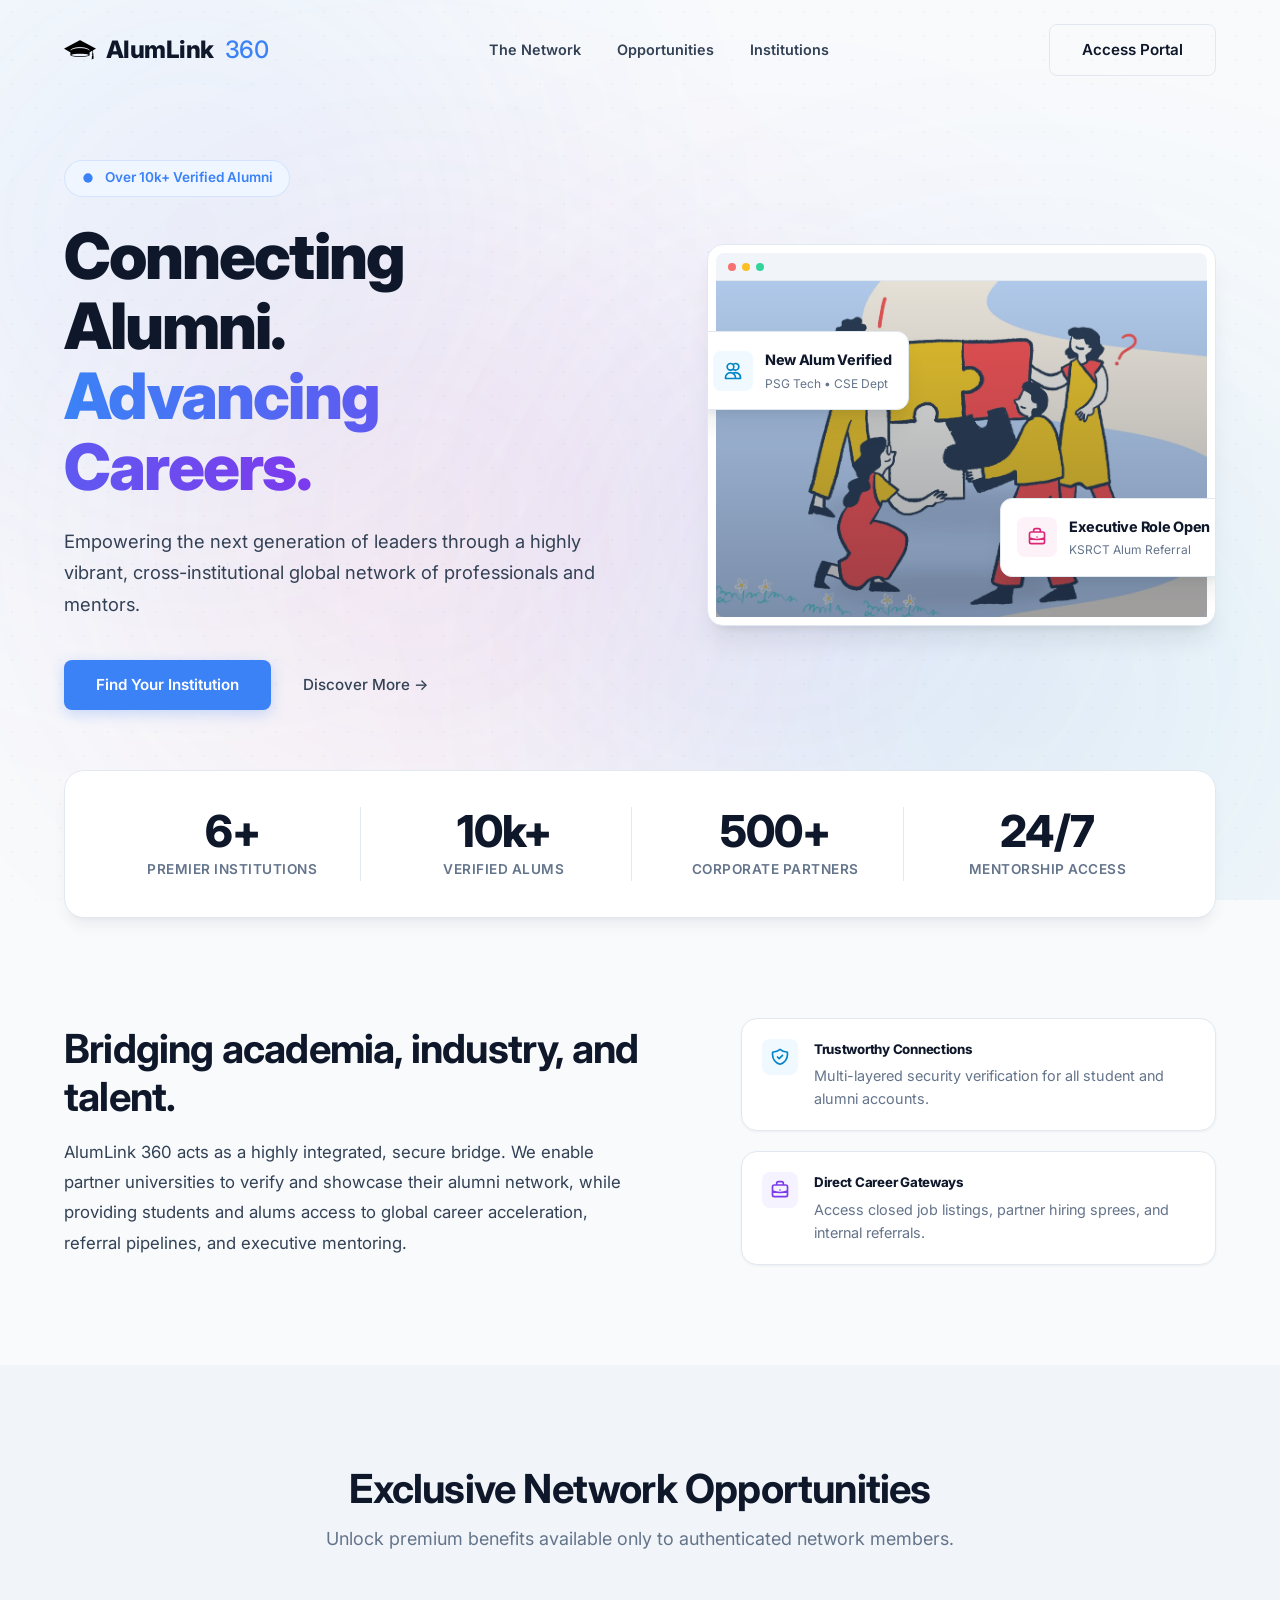
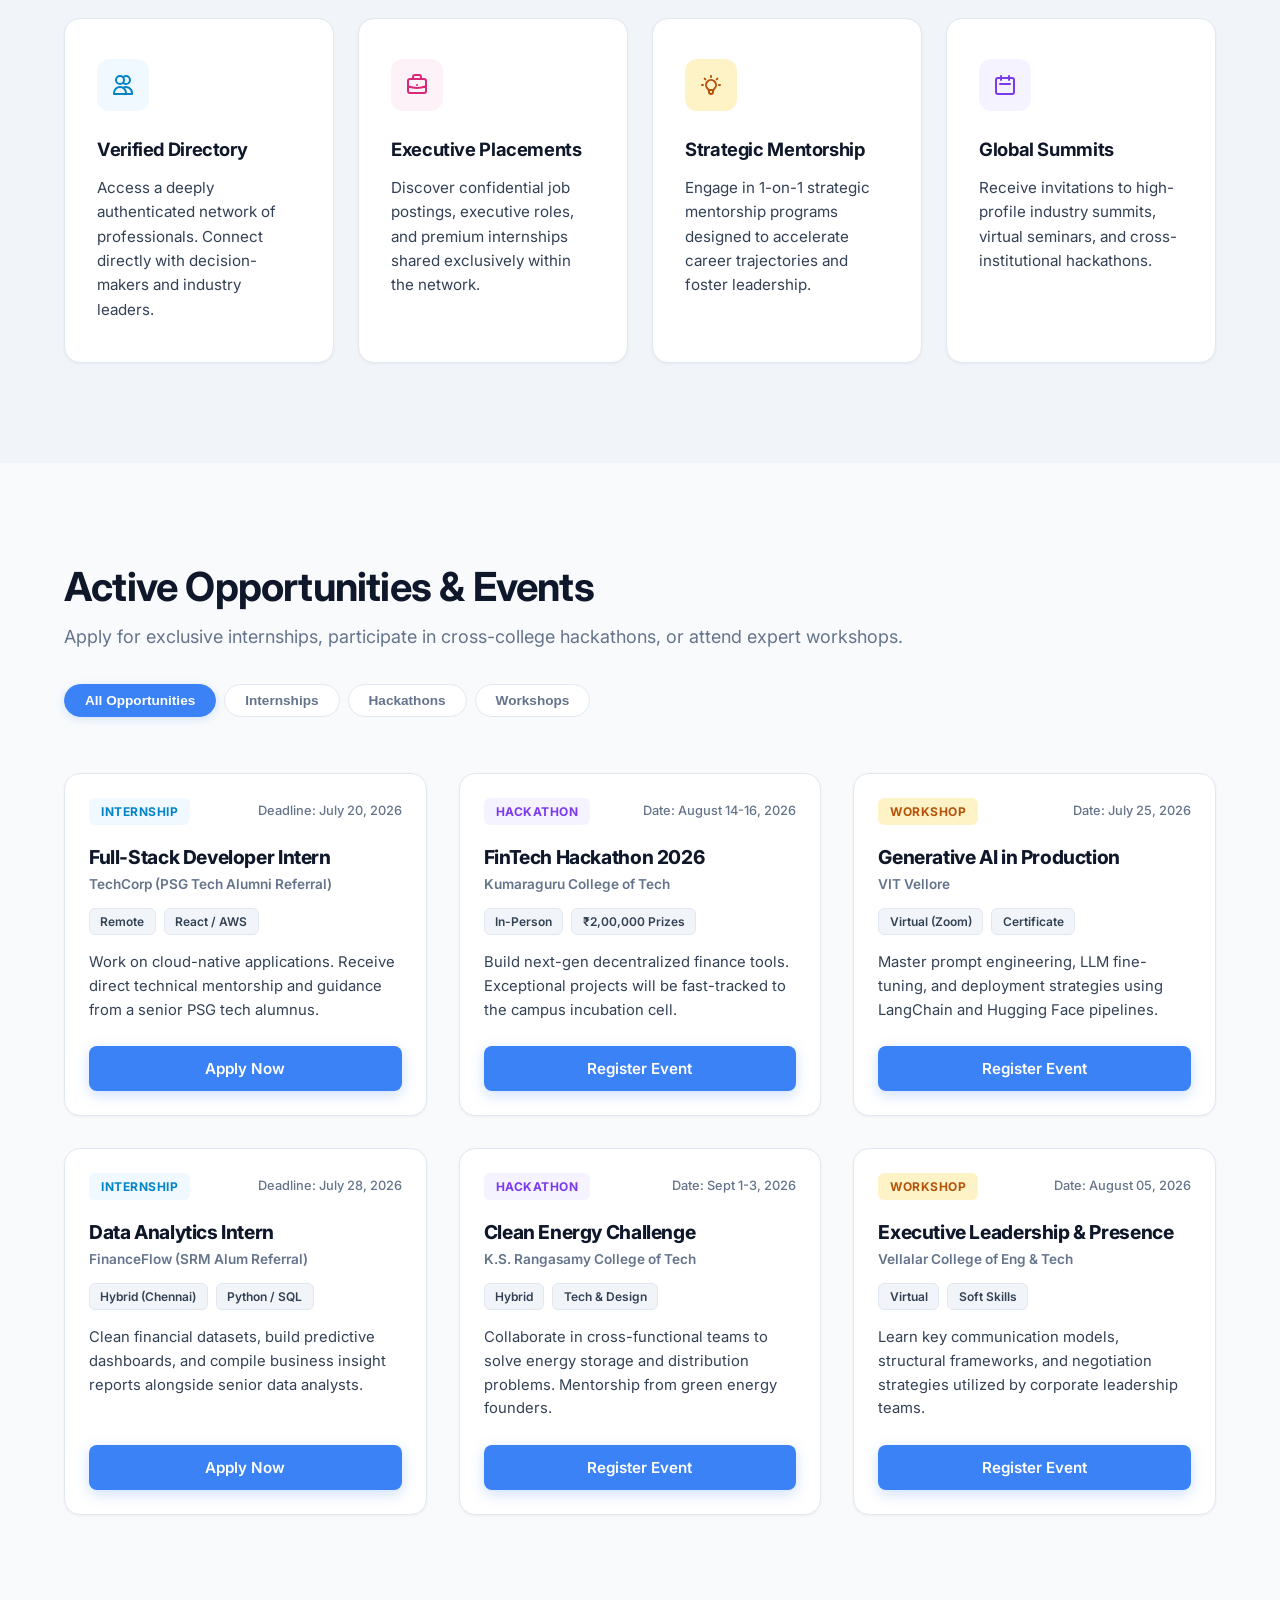
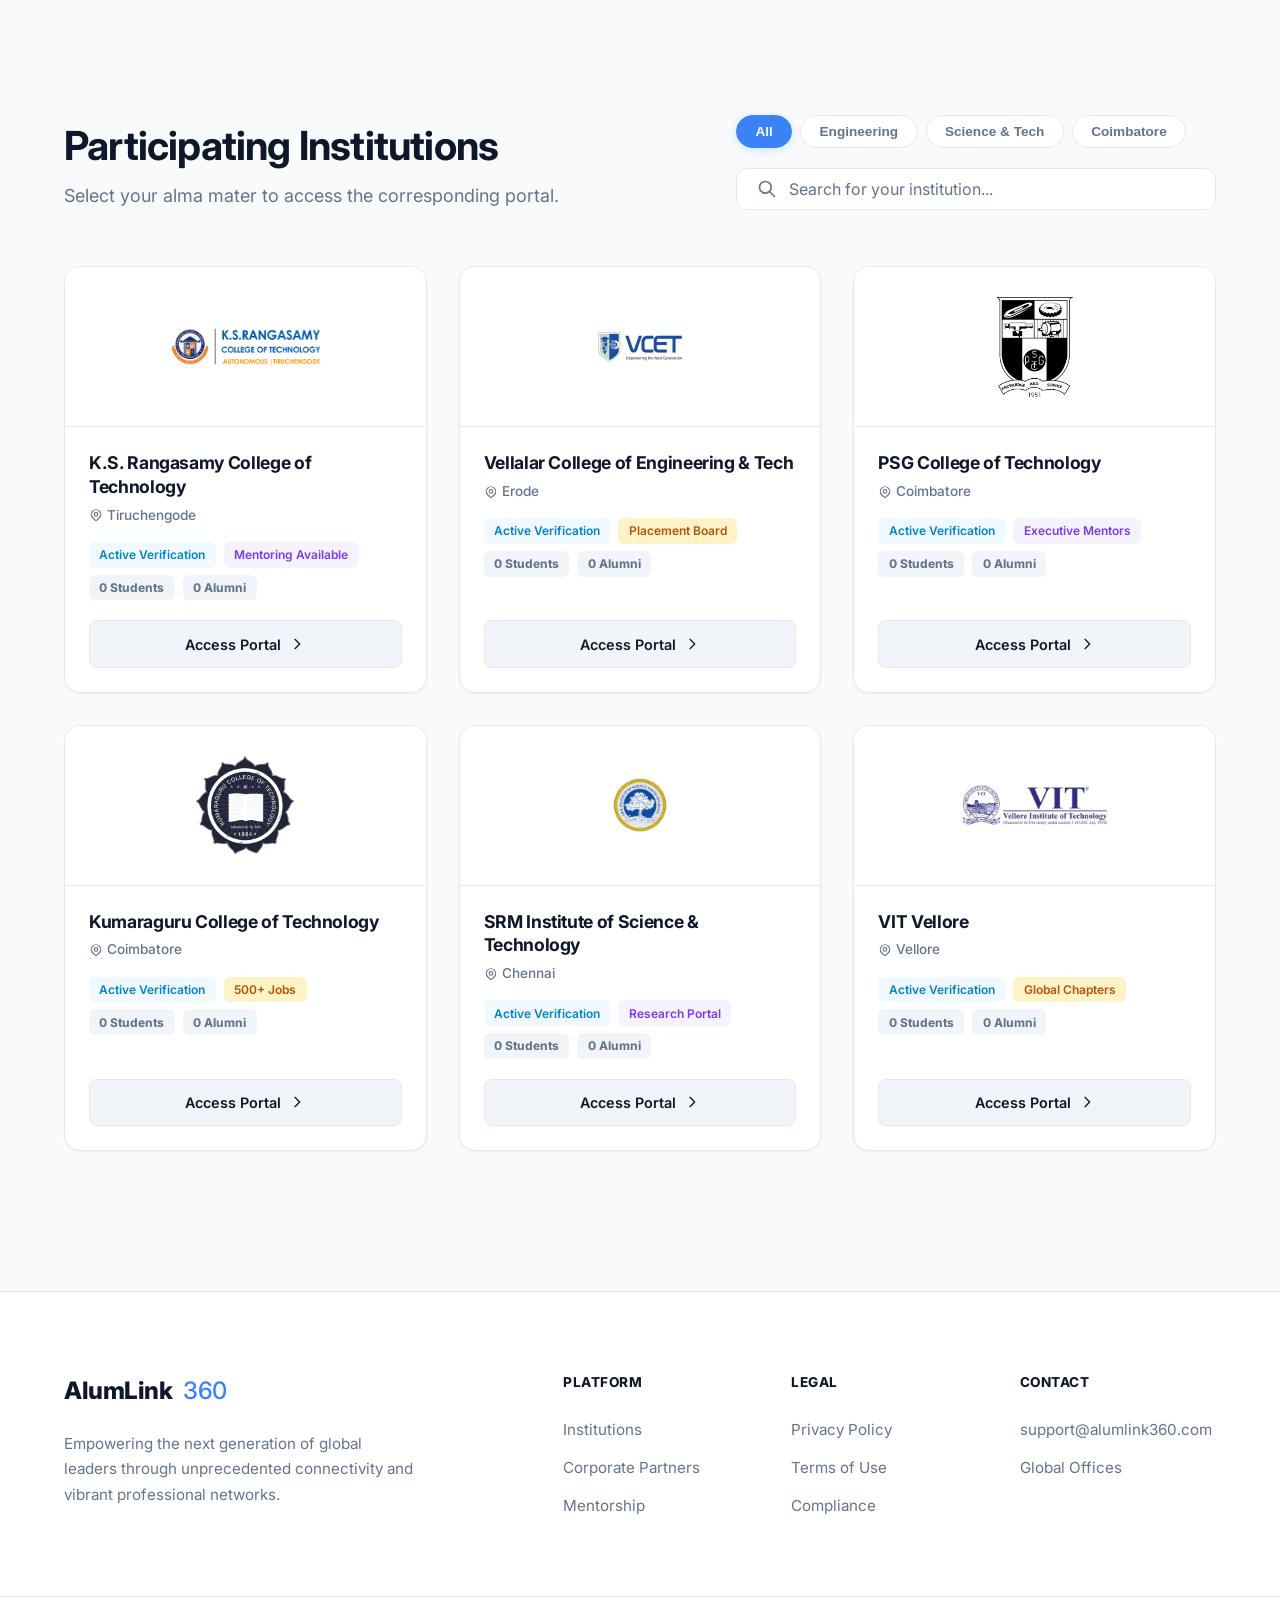
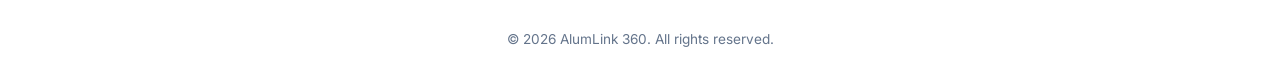
<file: AlumLink/index.html>
<!DOCTYPE html>
<html lang="en">

<head>
    <meta charset="UTF-8">
    <meta name="viewport" content="width=device-width, initial-scale=1.0">
    <title>AlumLink 360</title>
    <link href="https://fonts.googleapis.com/css2?family=Inter:wght@300;400;500;600;700;850&display=swap"
        rel="stylesheet">
    <link rel="stylesheet" href="style.css">
    <link rel="stylesheet" href="landing.css">
    <link rel="icon" type="image/png" href="422.png">
</head>

<body>
    <!-- Ambient Professional Background -->
    <div class="ambient-glow">
        <div class="dot-grid"></div>
        <div class="glow-orb orb-1"></div>
        <div class="glow-orb orb-2"></div>
        <div class="glow-orb orb-3"></div>
        <div class="glow-orb orb-4"></div>
    </div>

    <!-- Premium Navbar -->
    <nav class="navbar" id="navbar">
        <div class="nav-container">
            <a href="#" class="brand-logo"><img src="422.png" alt="Logo" class="logo-icon">AlumLink<span>360</span></a>
            <ul class="nav-links">
                <li><a href="#about">The Network</a></li>
                <li><a href="#benefits">Opportunities</a></li>
                <li><a href="#institutions">Institutions</a></li>
            </ul>
            <a href="#institutions" class="btn btn-outline-light nav-btn">Access Portal</a>
            <!-- Hamburger Button (Mobile Only) -->
            <button class="nav-hamburger" id="navHamburger" aria-label="Open menu" aria-expanded="false">
                <span></span><span></span><span></span>
            </button>
        </div>
    </nav>

    <!-- Mobile Menu Overlay -->
    <div class="mobile-menu" id="mobileMenu" role="dialog" aria-modal="true" aria-label="Mobile Navigation">
        <div class="mobile-menu-panel" id="mobileMenuPanel">
            <a href="#about" class="mobile-nav-link">The Network</a>
            <a href="#benefits" class="mobile-nav-link">Opportunities</a>
            <a href="#institutions" class="mobile-nav-link">Institutions</a>
            <a href="#institutions" class="btn btn-primary">Access Portal</a>
        </div>
    </div>

    <!-- Restructured Split Hero Section -->
    <header class="hero">
        <div class="container hero-container">
            <div class="hero-content fade-in-up">
                <div class="hero-tag">
                    <svg width="14" height="14" fill="var(--color-primary)" viewBox="0 0 24 24"
                        style="margin-right: 2px;">
                        <circle cx="12" cy="12" r="8"></circle>
                    </svg>
                    Over 10k+ Verified Alumni
                </div>
                <h1 class="hero-title">Connecting Alumni.<br><span class="text-gradient">Advancing Careers.</span></h1>
                <p class="hero-subtitle">Empowering the next generation of leaders through a highly vibrant,
                    cross-institutional global network of professionals and mentors.</p>
                <div class="hero-actions">
                    <a href="#institutions" class="btn btn-primary">Find Your Institution</a>
                    <a href="#about" class="btn btn-text-light">Discover More &rarr;</a>
                </div>
            </div>
            <div class="hero-visual fade-in-up" style="transition-delay: 0.15s">
                <div class="visual-mockup">
                    <div class="mockup-header">
                        <span class="mockup-dot red"></span>
                        <span class="mockup-dot yellow"></span>
                        <span class="mockup-dot green"></span>
                    </div>
                    <div class="mockup-screen" style="background-image: url('alumni-connect-decorative-scaled.webp');">
                        <div class="mockup-overlay"></div>
                        <!-- Floating UI Widgets -->
                        <div class="floating-card float-1">
                            <div class="floating-card-icon badge-cyan">
                                <svg width="20" height="20" fill="none" stroke="currentColor" stroke-width="2"
                                    viewBox="0 0 24 24">
                                    <path stroke-linecap="round" stroke-linejoin="round"
                                        d="M12 4.354a4 4 0 110 5.292M15 21H3v-1a6 6 0 0112 0v1zm0 0h6v-1a6 6 0 00-9-5.197M13 7a4 4 0 11-8 0 4 4 0 018 0z">
                                    </path>
                                </svg>
                            </div>
                            <div class="floating-card-info">
                                <h5>New Alum Verified</h5>
                                <p>PSG Tech • CSE Dept</p>
                            </div>
                        </div>
                        <div class="floating-card float-2">
                            <div class="floating-card-icon badge-pink">
                                <svg width="20" height="20" fill="none" stroke="currentColor" stroke-width="2"
                                    viewBox="0 0 24 24">
                                    <path stroke-linecap="round" stroke-linejoin="round"
                                        d="M21 13.255A23.931 23.931 0 0112 15c-3.183 0-6.22-.62-9-1.745M16 6V4a2 2 0 00-2-2h-4a2 2 0 00-2 2v2m4 6h.01M5 20h14a2 2 0 002-2V8a2 2 0 00-2-2H5a2 2 0 00-2 2v10a2 2 0 002 2z">
                                    </path>
                                </svg>
                            </div>
                            <div class="floating-card-info">
                                <h5>Executive Role Open</h5>
                                <p>KSRCT Alum Referral</p>
                            </div>
                        </div>
                    </div>
                </div>
            </div>
        </div>
    </header>

    <!-- Restructured Stats Banner -->
    <div class="stats-banner">
        <div class="container">
            <div class="stats-container glass-panel fade-in-up">
                <div class="stats-grid">
                    <div class="stat-card">
                        <h3 class="stat-number">6+</h3>
                        <p class="stat-label">Premier Institutions</p>
                    </div>
                    <div class="stat-card">
                        <h3 class="stat-number">10k+</h3>
                        <p class="stat-label">Verified Alums</p>
                    </div>
                    <div class="stat-card">
                        <h3 class="stat-number">500+</h3>
                        <p class="stat-label">Corporate Partners</p>
                    </div>
                    <div class="stat-card">
                        <h3 class="stat-number">24/7</h3>
                        <p class="stat-label">Mentorship Access</p>
                    </div>
                </div>
            </div>
        </div>
    </div>

    <!-- About Section -->
    <section class="about-section" id="about">
        <div class="container about-grid">
            <div class="about-text fade-in-up">
                <h2 class="section-heading">Bridging academia, industry, and talent.</h2>
                <p>AlumLink 360 acts as a highly integrated, secure bridge. We enable partner universities to verify and
                    showcase their alumni network, while providing students and alums access to global career
                    acceleration, referral pipelines, and executive mentoring.</p>
            </div>
            <div class="about-benefits-list fade-in-up"
                style="transition-delay: 0.15s; display: flex; flex-direction: column; gap: 1.25rem;">
                <div class="glass-panel" style="padding: 1.25rem; display: flex; align-items: flex-start; gap: 1rem;">
                    <div class="badge-cyan"
                        style="padding: 0.5rem; border-radius: 8px; display: flex; align-items: center; justify-content: center;">
                        <svg width="20" height="20" fill="none" stroke="currentColor" stroke-width="2"
                            viewBox="0 0 24 24">
                            <path stroke-linecap="round" stroke-linejoin="round"
                                d="M9 12l2 2 4-4m5.618-4.016A11.955 11.955 0 0112 2.944a11.955 11.955 0 01-8.618 3.04A12.02 12.02 0 003 9c0 5.591 3.824 10.29 9 11.622 5.176-1.332 9-6.03 9-11.622 0-1.042-.133-2.052-.382-3.016z">
                            </path>
                        </svg>
                    </div>
                    <div>
                        <h5 style="margin-bottom: 0.25rem; font-weight: 750;">Trustworthy Connections</h5>
                        <p style="font-size: 0.9rem; color: var(--text-light); margin: 0;">Multi-layered security
                            verification for all student and alumni accounts.</p>
                    </div>
                </div>
                <div class="glass-panel" style="padding: 1.25rem; display: flex; align-items: flex-start; gap: 1rem;">
                    <div class="badge-purple"
                        style="padding: 0.5rem; border-radius: 8px; display: flex; align-items: center; justify-content: center;">
                        <svg width="20" height="20" fill="none" stroke="currentColor" stroke-width="2"
                            viewBox="0 0 24 24">
                            <path stroke-linecap="round" stroke-linejoin="round"
                                d="M21 13.255A23.931 23.931 0 0112 15c-3.183 0-6.22-.62-9-1.745M16 6V4a2 2 0 00-2-2h-4a2 2 0 00-2 2v2m4 6h.01M5 20h14a2 2 0 002-2V8a2 2 0 00-2-2H5a2 2 0 00-2 2v10a2 2 0 002 2z">
                            </path>
                        </svg>
                    </div>
                    <div>
                        <h5 style="margin-bottom: 0.25rem; font-weight: 750;">Direct Career Gateways</h5>
                        <p style="font-size: 0.9rem; color: var(--text-light); margin: 0;">Access closed job listings,
                            partner hiring sprees, and internal referrals.</p>
                    </div>
                </div>
            </div>
        </div>
    </section>

    <!-- Features Section -->
    <section class="benefits-section" id="benefits">
        <div class="container">
            <div class="benefits-header fade-in-up">
                <h2 class="section-heading">Exclusive Network Opportunities</h2>
                <p class="section-subtext">Unlock premium benefits available only to authenticated network members.</p>
            </div>
            <div class="benefits-grid">
                <!-- Benefit 1 -->
                <div class="benefit-card glass-panel border-hover-cyan fade-in-up">
                    <div class="benefit-icon-container badge-cyan">
                        <svg width="24" height="24" fill="none" stroke="currentColor" stroke-width="2"
                            viewBox="0 0 24 24">
                            <path stroke-linecap="round" stroke-linejoin="round"
                                d="M12 4.354a4 4 0 110 5.292M15 21H3v-1a6 6 0 0112 0v1zm0 0h6v-1a6 6 0 00-9-5.197M13 7a4 4 0 11-8 0 4 4 0 018 0z">
                            </path>
                        </svg>
                    </div>
                    <h4>Verified Directory</h4>
                    <p>Access a deeply authenticated network of professionals. Connect directly with decision-makers and
                        industry leaders.</p>
                </div>
                <!-- Benefit 2 -->
                <div class="benefit-card glass-panel border-hover-pink fade-in-up" style="transition-delay: 0.08s">
                    <div class="benefit-icon-container badge-pink">
                        <svg width="24" height="24" fill="none" stroke="currentColor" stroke-width="2"
                            viewBox="0 0 24 24">
                            <path stroke-linecap="round" stroke-linejoin="round"
                                d="M21 13.255A23.931 23.931 0 0112 15c-3.183 0-6.22-.62-9-1.745M16 6V4a2 2 0 00-2-2h-4a2 2 0 00-2 2v2m4 6h.01M5 20h14a2 2 0 002-2V8a2 2 0 00-2-2H5a2 2 0 00-2 2v10a2 2 0 002 2z">
                            </path>
                        </svg>
                    </div>
                    <h4>Executive Placements</h4>
                    <p>Discover confidential job postings, executive roles, and premium internships shared exclusively
                        within the network.</p>
                </div>
                <!-- Benefit 3 -->
                <div class="benefit-card glass-panel border-hover-yellow fade-in-up" style="transition-delay: 0.16s">
                    <div class="benefit-icon-container badge-yellow">
                        <svg width="24" height="24" fill="none" stroke="currentColor" stroke-width="2"
                            viewBox="0 0 24 24">
                            <path stroke-linecap="round" stroke-linejoin="round"
                                d="M9.663 17h4.673M12 3v1m6.364 1.636l-.707.707M21 12h-1M4 12H3m3.343-5.657l-.707-.707m2.828 9.9a5 5 0 117.072 0l-.548.547A3.374 3.374 0 0014 18.469V19a2 2 0 11-4 0v-.531c0-.895-.356-1.754-.988-2.386l-.548-.547z">
                            </path>
                        </svg>
                    </div>
                    <h4>Strategic Mentorship</h4>
                    <p>Engage in 1-on-1 strategic mentorship programs designed to accelerate career trajectories and
                        foster leadership.</p>
                </div>
                <!-- Benefit 4 -->
                <div class="benefit-card glass-panel border-hover-purple fade-in-up" style="transition-delay: 0.24s">
                    <div class="benefit-icon-container badge-purple">
                        <svg width="24" height="24" fill="none" stroke="currentColor" stroke-width="2"
                            viewBox="0 0 24 24">
                            <path stroke-linecap="round" stroke-linejoin="round"
                                d="M8 7V3m8 4V3m-9 8h10M5 21h14a2 2 0 002-2V7a2 2 0 00-2-2H5a2 2 0 00-2 2v12a2 2 0 002 2z">
                            </path>
                        </svg>
                    </div>
                    <h4>Global Summits</h4>
                    <p>Receive invitations to high-profile industry summits, virtual seminars, and cross-institutional
                        hackathons.</p>
                </div>
            </div>
        </div>
    </section>

    <!-- Active Opportunities Section -->
    <section class="opportunities-section" id="opportunities">
        <div class="container">
            <div class="opportunities-header fade-in-up">
                <div>
                    <h2 class="section-heading">Active Opportunities & Events</h2>
                    <p class="section-subtext" style="margin-bottom: 0;">Apply for exclusive internships, participate in
                        cross-college hackathons, or attend expert workshops.</p>
                </div>
                <div class="opportunities-filter-controls">
                    <div class="opp-tabs">
                        <button class="opp-tab-btn active" data-opp-filter="all">All Opportunities</button>
                        <button class="opp-tab-btn" data-opp-filter="internship">Internships</button>
                        <button class="opp-tab-btn" data-opp-filter="hackathon">Hackathons</button>
                        <button class="opp-tab-btn" data-opp-filter="workshop">Workshops</button>
                    </div>
                </div>
            </div>

            <div class="opp-grid" id="oppGrid">
                <!-- Opportunity 1 -->
                <div class="opp-card glass-panel fade-in-up" data-opp-type="internship">
                    <div class="opp-card-header">
                        <span class="opp-badge badge-internship">Internship</span>
                        <span class="opp-deadline">Deadline: July 20, 2026</span>
                    </div>
                    <div class="opp-card-body">
                        <h4 class="opp-title">Full-Stack Developer Intern</h4>
                        <p class="opp-host">TechCorp (PSG Tech Alumni Referral)</p>
                        <p class="opp-details-row">
                            <span class="opp-detail-tag">Remote</span>
                            <span class="opp-detail-tag">React / AWS</span>
                        </p>
                        <p class="opp-desc">Work on cloud-native applications. Receive direct technical mentorship and
                            guidance from a senior PSG tech alumnus.</p>
                    </div>
                    <div class="opp-card-footer">
                        <button class="btn btn-primary btn-full btn-landing-apply" data-opp-id="OPP_PSG_1"
                            data-opp-college="psg" data-opp-title="Full-Stack Developer Intern"
                            data-opp-host="TechCorp (PSG Tech Alumni Referral)" data-opp-type="internship">Apply
                            Now</button>
                    </div>
                </div>

                <!-- Opportunity 2 -->
                <div class="opp-card glass-panel fade-in-up" data-opp-type="hackathon" style="transition-delay: 0.08s">
                    <div class="opp-card-header">
                        <span class="opp-badge badge-hackathon">Hackathon</span>
                        <span class="opp-deadline">Date: August 14-16, 2026</span>
                    </div>
                    <div class="opp-card-body">
                        <h4 class="opp-title">FinTech Hackathon 2026</h4>
                        <p class="opp-host">Kumaraguru College of Tech</p>
                        <p class="opp-details-row">
                            <span class="opp-detail-tag">In-Person</span>
                            <span class="opp-detail-tag">₹2,00,000 Prizes</span>
                        </p>
                        <p class="opp-desc">Build next-gen decentralized finance tools. Exceptional projects will be
                            fast-tracked to the campus incubation cell.</p>
                    </div>
                    <div class="opp-card-footer">
                        <button class="btn btn-primary btn-full btn-landing-apply" data-opp-id="OPP_KCT_1"
                            data-opp-college="kct" data-opp-title="FinTech Hackathon 2026"
                            data-opp-host="Kumaraguru College of Tech" data-opp-type="hackathon">Register Event</button>
                    </div>
                </div>

                <!-- Opportunity 3 -->
                <div class="opp-card glass-panel fade-in-up" data-opp-type="workshop" style="transition-delay: 0.16s">
                    <div class="opp-card-header">
                        <span class="opp-badge badge-workshop">Workshop</span>
                        <span class="opp-deadline">Date: July 25, 2026</span>
                    </div>
                    <div class="opp-card-body">
                        <h4 class="opp-title">Generative AI in Production</h4>
                        <p class="opp-host">VIT Vellore</p>
                        <p class="opp-details-row">
                            <span class="opp-detail-tag">Virtual (Zoom)</span>
                            <span class="opp-detail-tag">Certificate</span>
                        </p>
                        <p class="opp-desc">Master prompt engineering, LLM fine-tuning, and deployment strategies using
                            LangChain and Hugging Face pipelines.</p>
                    </div>
                    <div class="opp-card-footer">
                        <button class="btn btn-primary btn-full btn-landing-apply" data-opp-id="OPP_VIT_1"
                            data-opp-college="vit" data-opp-title="Generative AI in Production"
                            data-opp-host="VIT Vellore" data-opp-type="workshop">Register Event</button>
                    </div>
                </div>

                <!-- Opportunity 4 -->
                <div class="opp-card glass-panel fade-in-up" data-opp-type="internship">
                    <div class="opp-card-header">
                        <span class="opp-badge badge-internship">Internship</span>
                        <span class="opp-deadline">Deadline: July 28, 2026</span>
                    </div>
                    <div class="opp-card-body">
                        <h4 class="opp-title">Data Analytics Intern</h4>
                        <p class="opp-host">FinanceFlow (SRM Alum Referral)</p>
                        <p class="opp-details-row">
                            <span class="opp-detail-tag">Hybrid (Chennai)</span>
                            <span class="opp-detail-tag">Python / SQL</span>
                        </p>
                        <p class="opp-desc">Clean financial datasets, build predictive dashboards, and compile business
                            insight reports alongside senior data analysts.</p>
                    </div>
                    <div class="opp-card-footer">
                        <button class="btn btn-primary btn-full btn-landing-apply" data-opp-id="OPP_SRM_1"
                            data-opp-college="srm" data-opp-title="Data Analytics Intern"
                            data-opp-host="FinanceFlow (SRM Alum Referral)" data-opp-type="internship">Apply
                            Now</button>
                    </div>
                </div>

                <!-- Opportunity 5 -->
                <div class="opp-card glass-panel fade-in-up" data-opp-type="hackathon" style="transition-delay: 0.08s">
                    <div class="opp-card-header">
                        <span class="opp-badge badge-hackathon">Hackathon</span>
                        <span class="opp-deadline">Date: Sept 1-3, 2026</span>
                    </div>
                    <div class="opp-card-body">
                        <h4 class="opp-title">Clean Energy Challenge</h4>
                        <p class="opp-host">K.S. Rangasamy College of Tech</p>
                        <p class="opp-details-row">
                            <span class="opp-detail-tag">Hybrid</span>
                            <span class="opp-detail-tag">Tech & Design</span>
                        </p>
                        <p class="opp-desc">Collaborate in cross-functional teams to solve energy storage and
                            distribution problems. Mentorship from green energy founders.</p>
                    </div>
                    <div class="opp-card-footer">
                        <button class="btn btn-primary btn-full btn-landing-apply" data-opp-id="OPP_KSRCT_1"
                            data-opp-college="ksrct" data-opp-title="Clean Energy Challenge"
                            data-opp-host="K.S. Rangasamy College of Tech" data-opp-type="hackathon">Register
                            Event</button>
                    </div>
                </div>

                <!-- Opportunity 6 -->
                <div class="opp-card glass-panel fade-in-up" data-opp-type="workshop" style="transition-delay: 0.16s">
                    <div class="opp-card-header">
                        <span class="opp-badge badge-workshop">Workshop</span>
                        <span class="opp-deadline">Date: August 05, 2026</span>
                    </div>
                    <div class="opp-card-body">
                        <h4 class="opp-title">Executive Leadership & Presence</h4>
                        <p class="opp-host">Vellalar College of Eng & Tech</p>
                        <p class="opp-details-row">
                            <span class="opp-detail-tag">Virtual</span>
                            <span class="opp-detail-tag">Soft Skills</span>
                        </p>
                        <p class="opp-desc">Learn key communication models, structural frameworks, and negotiation
                            strategies utilized by corporate leadership teams.</p>
                    </div>
                    <div class="opp-card-footer">
                        <button class="btn btn-primary btn-full btn-landing-apply" data-opp-id="OPP_VCET_1"
                            data-opp-college="vcet" data-opp-title="Executive Leadership & Presence"
                            data-opp-host="Vellalar College of Eng & Tech" data-opp-type="workshop">Register
                            Event</button>
                    </div>
                </div>
            </div>
        </div>
    </section>

    <!-- Institutions Section -->
    <section class="institutions-section" id="institutions">
        <div class="container">
            <div class="institutions-header fade-in-up">
                <div>
                    <h2 class="section-heading">Participating Institutions</h2>
                    <p class="section-subtext" style="margin-bottom: 0;">Select your alma mater to access the
                        corresponding portal.</p>
                </div>

                <div class="search-filter-controls">
                    <!-- Category Tabs -->
                    <div class="category-tabs">
                        <button class="tab-btn active" data-category="all">All</button>
                        <button class="tab-btn" data-category="engineering">Engineering</button>
                        <button class="tab-btn" data-category="general">Science & Tech</button>
                        <button class="tab-btn" data-category="coimbatore">Coimbatore</button>
                    </div>

                    <!-- Search Input -->
                    <div class="search-wrapper">
                        <svg width="20" height="20" fill="none" stroke="currentColor" stroke-width="2"
                            viewBox="0 0 24 24">
                            <path stroke-linecap="round" stroke-linejoin="round"
                                d="M21 21l-6-6m2-5a7 7 0 11-14 0 7 7 0 0114 0z"></path>
                        </svg>
                        <input type="text" id="instSearch" placeholder="Search for your institution...">
                    </div>
                </div>
            </div>

            <div class="inst-grid" id="instGrid">
                <!-- KSRCT -->
                <div class="inst-card fade-in-up" data-category="engineering"
                    data-name="k.s. rangasamy college of technology ksrct tiruchengode">
                    <div class="inst-logo-wrapper">
                        <img src="KSRCT_LOGO_2.png" alt="KSRCT" class="inst-logo">
                    </div>
                    <div class="inst-info">
                        <div class="inst-meta">
                            <h4 class="inst-name">K.S. Rangasamy College of Technology</h4>
                            <p class="inst-loc">
                                <svg width="14" height="14" fill="none" stroke="currentColor" stroke-width="2"
                                    viewBox="0 0 24 24">
                                    <path stroke-linecap="round" stroke-linejoin="round"
                                        d="M17.657 16.657L13.414 20.9a1.998 1.998 0 01-2.827 0l-4.244-4.243a8 8 0 1111.314 0z">
                                    </path>
                                    <path stroke-linecap="round" stroke-linejoin="round"
                                        d="M15 11a3 3 0 11-6 0 3 3 0 016 0z"></path>
                                </svg>
                                Tiruchengode
                            </p>
                            <div class="inst-badge-row">
                                <span class="inst-badge badge-cyan">Active Verification</span>
                                <span class="inst-badge badge-purple">Mentoring Available</span>
                            </div>
                        </div>
                        <a href="portal.html?college=ksrct" class="inst-action-btn" style="text-decoration: none;">
                            Access Portal
                            <svg width="16" height="16" fill="none" stroke="currentColor" stroke-width="2"
                                viewBox="0 0 24 24">
                                <path stroke-linecap="round" stroke-linejoin="round" d="M9 5l7 7-7 7"></path>
                            </svg>
                        </a>
                    </div>
                </div>

                <!-- Vellalar -->
                <div class="inst-card fade-in-up" data-category="engineering"
                    data-name="vellalar college of engineering and technology vcet erode">
                    <div class="inst-logo-wrapper">
                        <img src="velalar_college_of_engineering_and_technology_logo.jpeg" alt="VCET" class="inst-logo">
                    </div>
                    <div class="inst-info">
                        <div class="inst-meta">
                            <h4 class="inst-name">Vellalar College of Engineering & Tech</h4>
                            <p class="inst-loc">
                                <svg width="14" height="14" fill="none" stroke="currentColor" stroke-width="2"
                                    viewBox="0 0 24 24">
                                    <path stroke-linecap="round" stroke-linejoin="round"
                                        d="M17.657 16.657L13.414 20.9a1.998 1.998 0 01-2.827 0l-4.244-4.243a8 8 0 1111.314 0z">
                                    </path>
                                    <path stroke-linecap="round" stroke-linejoin="round"
                                        d="M15 11a3 3 0 11-6 0 3 3 0 016 0z"></path>
                                </svg>
                                Erode
                            </p>
                            <div class="inst-badge-row">
                                <span class="inst-badge badge-cyan">Active Verification</span>
                                <span class="inst-badge badge-yellow">Placement Board</span>
                            </div>
                        </div>
                        <a href="portal.html?college=vcet" class="inst-action-btn" style="text-decoration: none;">
                            Access Portal
                            <svg width="16" height="16" fill="none" stroke="currentColor" stroke-width="2"
                                viewBox="0 0 24 24">
                                <path stroke-linecap="round" stroke-linejoin="round" d="M9 5l7 7-7 7"></path>
                            </svg>
                        </a>
                    </div>
                </div>

                <!-- PSG -->
                <div class="inst-card fade-in-up" data-category="engineering coimbatore"
                    data-name="psg college of technology coimbatore">
                    <div class="inst-logo-wrapper">
                        <img src="PSG_College_of_Technology_logo.png" alt="PSG" class="inst-logo">
                    </div>
                    <div class="inst-info">
                        <div class="inst-meta">
                            <h4 class="inst-name">PSG College of Technology</h4>
                            <p class="inst-loc">
                                <svg width="14" height="14" fill="none" stroke="currentColor" stroke-width="2"
                                    viewBox="0 0 24 24">
                                    <path stroke-linecap="round" stroke-linejoin="round"
                                        d="M17.657 16.657L13.414 20.9a1.998 1.998 0 01-2.827 0l-4.244-4.243a8 8 0 1111.314 0z">
                                    </path>
                                    <path stroke-linecap="round" stroke-linejoin="round"
                                        d="M15 11a3 3 0 11-6 0 3 3 0 016 0z"></path>
                                </svg>
                                Coimbatore
                            </p>
                            <div class="inst-badge-row">
                                <span class="inst-badge badge-cyan">Active Verification</span>
                                <span class="inst-badge badge-purple">Executive Mentors</span>
                            </div>
                        </div>
                        <a href="portal.html?college=psg" class="inst-action-btn" style="text-decoration: none;">
                            Access Portal
                            <svg width="16" height="16" fill="none" stroke="currentColor" stroke-width="2"
                                viewBox="0 0 24 24">
                                <path stroke-linecap="round" stroke-linejoin="round" d="M9 5l7 7-7 7"></path>
                            </svg>
                        </a>
                    </div>
                </div>

                <!-- Kumaraguru -->
                <div class="inst-card fade-in-up" data-category="engineering coimbatore"
                    data-name="kumaraguru college of technology kct coimbatore">
                    <div class="inst-logo-wrapper">
                        <img src="Kumaraguru_College_of_Technology_logo.png" alt="KCT" class="inst-logo">
                    </div>
                    <div class="inst-info">
                        <div class="inst-meta">
                            <h4 class="inst-name">Kumaraguru College of Technology</h4>
                            <p class="inst-loc">
                                <svg width="14" height="14" fill="none" stroke="currentColor" stroke-width="2"
                                    viewBox="0 0 24 24">
                                    <path stroke-linecap="round" stroke-linejoin="round"
                                        d="M17.657 16.657L13.414 20.9a1.998 1.998 0 01-2.827 0l-4.244-4.243a8 8 0 1111.314 0z">
                                    </path>
                                    <path stroke-linecap="round" stroke-linejoin="round"
                                        d="M15 11a3 3 0 11-6 0 3 3 0 016 0z"></path>
                                </svg>
                                Coimbatore
                            </p>
                            <div class="inst-badge-row">
                                <span class="inst-badge badge-cyan">Active Verification</span>
                                <span class="inst-badge badge-yellow">500+ Jobs</span>
                            </div>
                        </div>
                        <a href="portal.html?college=kct" class="inst-action-btn" style="text-decoration: none;">
                            Access Portal
                            <svg width="16" height="16" fill="none" stroke="currentColor" stroke-width="2"
                                viewBox="0 0 24 24">
                                <path stroke-linecap="round" stroke-linejoin="round" d="M9 5l7 7-7 7"></path>
                            </svg>
                        </a>
                    </div>
                </div>

                <!-- SRM -->
                <div class="inst-card fade-in-up" data-category="general"
                    data-name="srm institute of science and technology chennai">
                    <div class="inst-logo-wrapper">
                        <img src="d77541e44be753901dc2a9ce403e7f52.jpg" alt="SRM" class="inst-logo">
                    </div>
                    <div class="inst-info">
                        <div class="inst-meta">
                            <h4 class="inst-name">SRM Institute of Science & Technology</h4>
                            <p class="inst-loc">
                                <svg width="14" height="14" fill="none" stroke="currentColor" stroke-width="2"
                                    viewBox="0 0 24 24">
                                    <path stroke-linecap="round" stroke-linejoin="round"
                                        d="M17.657 16.657L13.414 20.9a1.998 1.998 0 01-2.827 0l-4.244-4.243a8 8 0 1111.314 0z">
                                    </path>
                                    <path stroke-linecap="round" stroke-linejoin="round"
                                        d="M15 11a3 3 0 11-6 0 3 3 0 016 0z"></path>
                                </svg>
                                Chennai
                            </p>
                            <div class="inst-badge-row">
                                <span class="inst-badge badge-cyan">Active Verification</span>
                                <span class="inst-badge badge-purple">Research Portal</span>
                            </div>
                        </div>
                        <a href="portal.html?college=srm" class="inst-action-btn" style="text-decoration: none;">
                            Access Portal
                            <svg width="16" height="16" fill="none" stroke="currentColor" stroke-width="2"
                                viewBox="0 0 24 24">
                                <path stroke-linecap="round" stroke-linejoin="round" d="M9 5l7 7-7 7"></path>
                            </svg>
                        </a>
                    </div>
                </div>

                <!-- VIT -->
                <div class="inst-card fade-in-up" data-category="general"
                    data-name="vit vellore institute of technology vellore">
                    <div class="inst-logo-wrapper">
                        <img src="a7e2da54368b7a0a0f53fd40065053c0.jpg" alt="VIT" class="inst-logo">
                    </div>
                    <div class="inst-info">
                        <div class="inst-meta">
                            <h4 class="inst-name">VIT Vellore</h4>
                            <p class="inst-loc">
                                <svg width="14" height="14" fill="none" stroke="currentColor" stroke-width="2"
                                    viewBox="0 0 24 24">
                                    <path stroke-linecap="round" stroke-linejoin="round"
                                        d="M17.657 16.657L13.414 20.9a1.998 1.998 0 01-2.827 0l-4.244-4.243a8 8 0 1111.314 0z">
                                    </path>
                                    <path stroke-linecap="round" stroke-linejoin="round"
                                        d="M15 11a3 3 0 11-6 0 3 3 0 016 0z"></path>
                                </svg>
                                Vellore
                            </p>
                            <div class="inst-badge-row">
                                <span class="inst-badge badge-cyan">Active Verification</span>
                                <span class="inst-badge badge-yellow">Global Chapters</span>
                            </div>
                        </div>
                        <a href="portal.html?college=vit" class="inst-action-btn" style="text-decoration: none;">
                            Access Portal
                            <svg width="16" height="16" fill="none" stroke="currentColor" stroke-width="2"
                                viewBox="0 0 24 24">
                                <path stroke-linecap="round" stroke-linejoin="round" d="M9 5l7 7-7 7"></path>
                            </svg>
                        </a>
                    </div>
                </div>
            </div>
        </div>
    </section>

    <!-- Landing Page Application Drawer Overlay Modal -->
    <div class="drawer-overlay" id="landingApplyModalOverlay">
        <div class="portal-drawer" id="landingApplyModal">
            <div class="drawer-header">
                <div class="drawer-header-title">
                    <h3 id="landingOppModalTitle" style="font-weight: 800; font-size: 1.25rem;">Opportunity Application
                    </h3>
                    <p id="landingOppModalSubtitle"
                        style="font-size: 0.8rem; color: var(--text-light); margin: 0.15rem 0 0 0;">Authenticate & Apply
                        Gateway</p>
                </div>
                <button class="btn-close" id="closeLandingOppModalBtn"
                    style="background: none; border: none; cursor: pointer; color: var(--text-light); display: flex; align-items: center; justify-content: center; padding: 0.5rem; border-radius: 50%;">
                    <svg width="20" height="20" fill="none" stroke="currentColor" stroke-width="2.5"
                        viewBox="0 0 24 24">
                        <path stroke-linecap="round" stroke-linejoin="round" d="M6 18L18 6M6 6l12 12"></path>
                    </svg>
                </button>
            </div>

            <div class="drawer-body"
                style="padding: 1.5rem 2rem; overflow-y: auto; max-height: calc(90vh - 150px); display: flex; flex-direction: column; gap: 1.25rem;">
                <!-- Opportunity Info Card -->
                <div class="drawer-college-branding"
                    style="flex-direction: column; align-items: flex-start; gap: 0.35rem; margin-bottom: 0.5rem; display: flex;">
                    <span class="opp-badge badge-cyan" id="landingOppModalBadge"
                        style="margin-bottom: 0.25rem; font-size: 0.725rem; font-weight: 600; padding: 0.2rem 0.65rem; border-radius: 6px; text-transform: uppercase;">Type</span>
                    <h4 class="drawer-college-name" id="landingOppModalHeaderName"
                        style="font-size: 1.15rem; line-height: 1.3; font-weight: 850; color: var(--text-main); margin: 0;">
                        Opportunity Title</h4>
                    <p style="font-size: 0.85rem; color: var(--text-light); margin: 0; font-weight: 500;"
                        id="landingOppModalHost">Host Institution</p>
                </div>

                <!-- Registration Form -->
                <form id="landingOppRegistrationForm" style="display: flex; flex-direction: column; gap: 1rem;">
                    <div
                        style="background: var(--bg-secondary); padding: 0.75rem 1rem; border-radius: 8px; border: 1px solid var(--border-color); font-size: 0.775rem; color: var(--text-light); line-height: 1.45; font-weight: 500;">
                        🔑 <strong>Select your home institution</strong> and input credentials to login & apply
                        dynamically.
                    </div>

                    <div class="form-group" style="display: flex; flex-direction: column; gap: 0.35rem;">
                        <label style="font-size: 0.825rem; font-weight: 600; color: var(--text-main);">Home Institution
                            / College</label>
                        <select id="landingApplyCollegeSelect" class="form-control"
                            style="width: 100%; padding: 0.6rem 0.75rem; border-radius: 8px; border: 1px solid var(--border-color); font-size: 0.85rem; background-color: #ffffff; color: var(--text-main); outline: none;"
                            required>
                            <option value="" disabled selected>Choose your college</option>
                            <option value="ksrct">K.S. Rangasamy College of Technology</option>
                            <option value="psg">PSG College of Technology</option>
                            <option value="kct">Kumaraguru College of Technology</option>
                            <option value="vcet">Vellalar College of Engineering & Technology</option>
                            <option value="srm">SRM Institute of Science & Technology</option>
                            <option value="vit">VIT Vellore</option>
                        </select>
                    </div>

                    <div style="display: grid; grid-template-columns: 1fr 1fr; gap: 0.75rem;">
                        <div class="form-group" style="display: flex; flex-direction: column; gap: 0.35rem;">
                            <label style="font-size: 0.825rem; font-weight: 600; color: var(--text-main);">Student
                                Email</label>
                            <input type="email" id="landingApplyEmail" class="form-control"
                                style="width: 100%; padding: 0.6rem 0.75rem; border-radius: 8px; border: 1px solid var(--border-color); font-size: 0.85rem; outline: none;"
                                placeholder="email@college.edu" required>
                        </div>
                        <div class="form-group" style="display: flex; flex-direction: column; gap: 0.35rem;">
                            <label
                                style="font-size: 0.825rem; font-weight: 600; color: var(--text-main);">Password</label>
                            <input type="password" id="landingApplyPassword" class="form-control"
                                style="width: 100%; padding: 0.6rem 0.75rem; border-radius: 8px; border: 1px solid var(--border-color); font-size: 0.85rem; outline: none;"
                                placeholder="••••••••" required>
                        </div>
                    </div>

                    <div class="form-group" style="display: flex; flex-direction: column; gap: 0.35rem;">
                        <label style="font-size: 0.825rem; font-weight: 600; color: var(--text-main);">Graduation
                            Year</label>
                        <select id="landingApplyGradYear" class="form-control"
                            style="width: 100%; padding: 0.6rem 0.75rem; border-radius: 8px; border: 1px solid var(--border-color); font-size: 0.85rem; background-color: #ffffff; color: var(--text-main); outline: none;"
                            required>
                            <option value="" disabled selected>Select graduation year</option>
                            <option value="2024">2024</option>
                            <option value="2025">2025</option>
                            <option value="2026">2026</option>
                            <option value="2027">2027</option>
                            <option value="2028">2028</option>
                        </select>
                    </div>

                    <div class="form-group" style="display: flex; flex-direction: column; gap: 0.35rem;">
                        <label style="font-size: 0.825rem; font-weight: 600; color: var(--text-main);">Portfolio or
                            Resume Link</label>
                        <input type="url" id="landingApplyResume" class="form-control"
                            style="width: 100%; padding: 0.6rem 0.75rem; border-radius: 8px; border: 1px solid var(--border-color); font-size: 0.85rem; outline: none;"
                            placeholder="https://drive.google.com/..." required>
                    </div>

                    <div class="form-group" style="display: flex; flex-direction: column; gap: 0.35rem;">
                        <label style="font-size: 0.825rem; font-weight: 600; color: var(--text-main);">Cover Note /
                            Remarks</label>
                        <textarea id="landingApplyNotes" class="form-control" rows="2"
                            style="width: 100%; padding: 0.6rem 0.75rem; border-radius: 8px; border: 1px solid var(--border-color); font-size: 0.85rem; resize: none; outline: none;"
                            placeholder="Briefly state your interest..." required></textarea>
                    </div>

                    <div id="landingApplyErrorMsg"
                        style="display: none; padding: 0.5rem 0.75rem; border-radius: 6px; background: rgba(239, 68, 68, 0.1); border: 1px solid rgba(239, 68, 68, 0.2); color: #ef4444; font-size: 0.8rem; font-weight: 600; text-align: center;">
                        Invalid student credentials.
                    </div>
                </form>
            </div>

            <div class="drawer-footer"
                style="padding: 1.25rem 2rem; border-top: 1px solid var(--border-color); background: #ffffff;">
                <button type="submit" form="landingOppRegistrationForm" class="btn btn-primary btn-full"
                    id="submitLandingOppBtn"
                    style="width: 100%; padding: 0.75rem; font-weight: 700; border-radius: 8px;">
                    Authenticate & Register
                </button>
            </div>
        </div>
    </div>

    <!-- Professional Corporate Footer -->
    <footer class="corporate-footer">
        <div class="container footer-layout">
            <div class="footer-brand">
                <a href="#" class="brand-logo">AlumLink<span>360</span></a>
                <p class="footer-desc">Empowering the next generation of global leaders through unprecedented
                    connectivity and vibrant professional networks.</p>
            </div>
            <div class="footer-links">
                <div class="link-group">
                    <h5>Platform</h5>
                    <a href="#">Institutions</a>
                    <a href="#">Corporate Partners</a>
                    <a href="#">Mentorship</a>
                </div>
                <div class="link-group">
                    <h5>Legal</h5>
                    <a href="#">Privacy Policy</a>
                    <a href="#">Terms of Use</a>
                    <a href="#">Compliance</a>
                </div>
                <div class="link-group">
                    <h5>Contact</h5>
                    <a href="#">support@alumlink360.com</a>
                    <a href="#">Global Offices</a>
                </div>
            </div>
        </div>
        <div class="container footer-copyright">
            <p>&copy; 2026 AlumLink 360. All rights reserved.</p>
        </div>
    </footer>

    <script src="database.js"></script>
    <script src="api.js"></script>
    <script src="script.js"></script>
    <script>
        // Mobile Hamburger Menu
        (function() {
            const hamburger = document.getElementById('navHamburger');
            const mobileMenu = document.getElementById('mobileMenu');
            const mobileLinks = document.querySelectorAll('.mobile-nav-link');

            function openMenu() {
                hamburger.classList.add('open');
                mobileMenu.classList.add('open');
                hamburger.setAttribute('aria-expanded', 'true');
                document.body.style.overflow = 'hidden';
            }
            function closeMenu() {
                hamburger.classList.remove('open');
                mobileMenu.classList.remove('open');
                hamburger.setAttribute('aria-expanded', 'false');
                document.body.style.overflow = '';
            }

            hamburger.addEventListener('click', function() {
                mobileMenu.classList.contains('open') ? closeMenu() : openMenu();
            });
            // Close when clicking outside the panel
            mobileMenu.addEventListener('click', function(e) {
                if (e.target === mobileMenu) closeMenu();
            });
            // Close on nav link click
            mobileLinks.forEach(function(link) {
                link.addEventListener('click', closeMenu);
            });
            // Close on Escape
            document.addEventListener('keydown', function(e) {
                if (e.key === 'Escape') closeMenu();
            });
        })();
    </script>
</body>

</html>
</file>
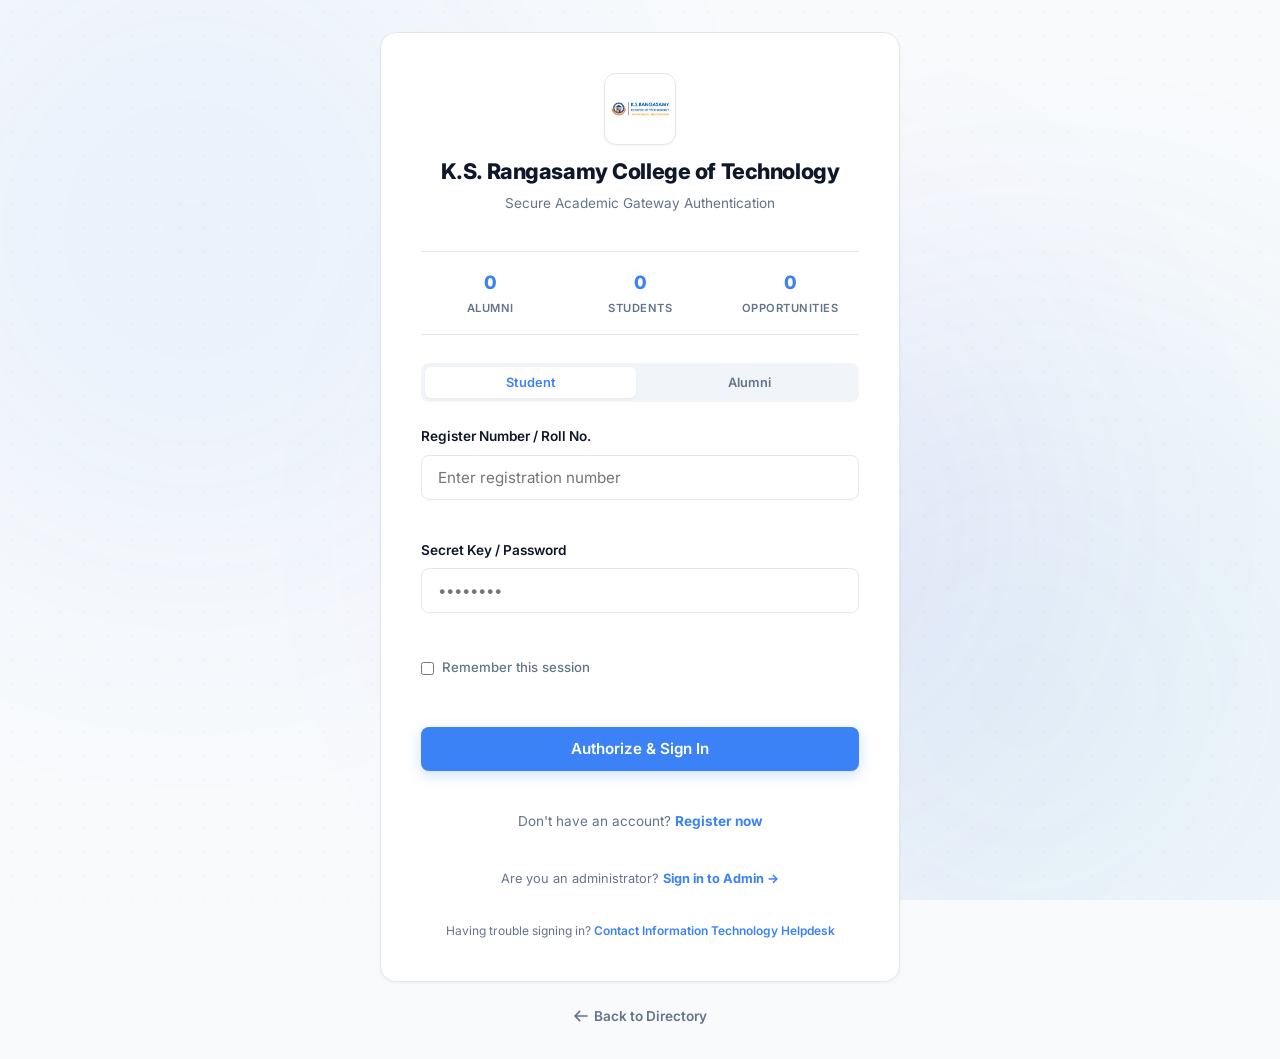
<file: AlumLink/admin.html>
<!DOCTYPE html>
<html lang="en">

<head>
    <meta charset="UTF-8">
    <meta name="viewport" content="width=device-width, initial-scale=1.0">
    <title>College Administration Dashboard | AlumLink 360</title>
    <link href="https://fonts.googleapis.com/css2?family=Inter:wght@300;400;500;600;700;850&display=swap"
        rel="stylesheet">
    <link rel="stylesheet" href="style.css">
    <link rel="stylesheet" href="admin.css">
    <link rel="icon" type="image/png" href="422.png">
</head>

<body>
    <!-- Ambient Professional Background -->
    <div class="ambient-glow">
        <div class="dot-grid"></div>
        <div class="glow-orb orb-1"></div>
        <div class="glow-orb orb-2"></div>
        <div class="glow-orb orb-3"></div>
    </div>

    <div class="dashboard-portal">
        <!-- Dashboard Header -->
        <header class="dashboard-header">
            <a href="index.html" class="dashboard-logo"><img src="422.png" alt="Logo" class="logo-icon">Alum<span>Link</span> 360</a>
            
            <div style="text-align: center; display: flex; flex-direction: column;">
                <h4 style="margin: 0; font-weight: 850; font-size: 0.95rem; color: var(--text-heading);" id="dashboardCollegeName">College Name</h4>
                <span style="font-size: 0.725rem; font-weight: 600; color: var(--text-light);" id="dashboardCollegeCode">ksrct</span>
            </div>

            <div class="dashboard-user-info">
                <div class="dashboard-user-meta" style="text-align: right; margin-right: 0.5rem;">
                    <h5 id="dashboardUserName">Administrator</h5>
                    <span>Portal Administrator</span>
                </div>
                <button class="btn btn-outline-light" id="logoutBtn" style="padding: 0.4rem 0.85rem; font-size: 0.8rem; font-weight: 700;">Sign Out</button>
            </div>
        </header>

        <!-- Dashboard Body Container -->
        <div class="dashboard-body">
            <!-- Admin Stat Metrics -->
            <div class="admin-stats-grid">
                <div class="admin-stat-card">
                    <div class="admin-stat-icon">
                        <svg width="24" height="24" fill="none" stroke="currentColor" stroke-width="2" viewBox="0 0 24 24"><path stroke-linecap="round" stroke-linejoin="round" d="M12 4.354a4 4 0 110 5.292M15 21H3v-1a6 6 0 0112 0v1zm0 0h6v-1a6 6 0 00-9-5.197M13 7a4 4 0 11-8 0 4 4 0 018 0z"/></svg>
                    </div>
                    <div class="admin-stat-details">
                        <h4 id="adminStatStudents">0</h4>
                        <p>Registered Students</p>
                    </div>
                </div>
                <div class="admin-stat-card">
                    <div class="admin-stat-icon accent">
                        <svg width="24" height="24" fill="none" stroke="currentColor" stroke-width="2" viewBox="0 0 24 24"><path stroke-linecap="round" stroke-linejoin="round" d="M21 13.255A23.931 23.931 0 0112 15c-3.183 0-6.22-.62-9-1.745M16 6V4a2 2 0 00-2-2h-4a2 2 0 00-2 2v2m4 6h.01M5 20h14a2 2 0 002-2V8a2 2 0 00-2-2H5a2 2 0 00-2 2v10a2 2 0 002 2z"/></svg>
                    </div>
                    <div class="admin-stat-details">
                        <h4 id="adminStatAlumni">0</h4>
                        <p>Alumni Profiles</p>
                    </div>
                </div>
                <div class="admin-stat-card">
                    <div class="admin-stat-icon pink">
                        <svg width="24" height="24" fill="none" stroke="currentColor" stroke-width="2" viewBox="0 0 24 24"><path stroke-linecap="round" stroke-linejoin="round" d="M19 11a7 7 0 01-7 7m0 0a7 7 0 01-7-7m7 7v4m0 0H8m4 0h4m-4-8a3 3 0 11-6 0 3 3 0 016 0z"/></svg>
                    </div>
                    <div class="admin-stat-details">
                        <h4 id="adminStatOpps">0</h4>
                        <p>Campus Opportunities</p>
                    </div>
                </div>
                <div class="admin-stat-card">
                    <div class="admin-stat-icon yellow">
                        <svg width="24" height="24" fill="none" stroke="currentColor" stroke-width="2" viewBox="0 0 24 24"><path stroke-linecap="round" stroke-linejoin="round" d="M9 12l2 2 4-4m6 2a9 9 0 11-18 0 9 9 0 0118 0z"/></svg>
                    </div>
                    <div class="admin-stat-details">
                        <h4 id="adminStatApplications">0</h4>
                        <p>Student Applications</p>
                    </div>
                </div>
            </div>

            <!-- Admin Tab Switchers -->
            <div class="dash-tabs">
                <button id="adminTabBtnStudents" class="dash-tab-btn active">
                    <svg width="16" height="16" fill="none" stroke="currentColor" stroke-width="2" viewBox="0 0 24 24"><path stroke-linecap="round" stroke-linejoin="round" d="M12 4.354a4 4 0 110 5.292M15 21H3v-1a6 6 0 0112 0v1zm0 0h6v-1a6 6 0 00-9-5.197M13 7a4 4 0 11-8 0 4 4 0 018 0z"/></svg>
                    Manage Students
                </button>
                <button id="adminTabBtnAlumni" class="dash-tab-btn">
                    <svg width="16" height="16" fill="none" stroke="currentColor" stroke-width="2" viewBox="0 0 24 24"><path stroke-linecap="round" stroke-linejoin="round" d="M17 20h5v-2a3 3 0 00-5.356-1.857M17 20H7m10 0v-2c0-.656-.126-1.283-.356-1.857M7 20H2v-2a3 3 0 015.356-1.857M7 20v-2c0-.656.126-1.283.356-1.857m0 0a5.002 5.002 0 019.288 0M15 7a3 3 0 11-6 0 3 3 0 016 0zm6 3a2 2 0 11-4 0 2 2 0 014 0zM7 10a2 2 0 11-4 0 2 2 0 014 0z"/></svg>
                    Manage Alumni
                </button>
                <button id="adminTabBtnOpps" class="dash-tab-btn">
                    <svg width="16" height="16" fill="none" stroke="currentColor" stroke-width="2" viewBox="0 0 24 24"><path stroke-linecap="round" stroke-linejoin="round" d="M21 13.255A23.931 23.931 0 0112 15c-3.183 0-6.22-.62-9-1.745M16 6V4a2 2 0 00-2-2h-4a2 2 0 00-2 2v2m4 6h.01M5 20h14a2 2 0 002-2V8a2 2 0 00-2-2H5a2 2 0 00-2 2v10a2 2 0 002 2z"/></svg>
                    Manage Opportunities
                </button>
                <button id="adminTabBtnApps" class="dash-tab-btn">
                    <svg width="16" height="16" fill="none" stroke="currentColor" stroke-width="2" viewBox="0 0 24 24"><path stroke-linecap="round" stroke-linejoin="round" d="M9 5H7a2 2 0 00-2 2v12a2 2 0 002 2h10a2 2 0 002-2V7a2 2 0 00-2-2h-2M9 5a2 2 0 002 2h2a2 2 0 002-2M9 5a2 2 0 012-2h2a2 2 0 012 2m-6 9l2 2 4-4"/></svg>
                    Student Applications
                </button>
                <button id="adminTabBtnSettings" class="dash-tab-btn">
                    <svg width="16" height="16" fill="none" stroke="currentColor" stroke-width="2" viewBox="0 0 24 24"><path stroke-linecap="round" stroke-linejoin="round" d="M10.325 4.317c.426-1.756 2.924-1.756 3.35 0a1.724 1.724 0 002.573 1.066c1.543-.94 3.31.826 2.37 2.37a1.724 1.724 0 001.065 2.572c1.756.426 1.756 2.924 0 3.35a1.724 1.724 0 00-1.066 2.573c.94 1.543-.826 3.31-2.37 2.37a1.724 1.724 0 00-2.572 1.065c-.426 1.756-2.924 1.756-3.35 0a1.724 1.724 0 00-2.573-1.066c-1.543.94-3.31-.826-2.37-2.37a1.724 1.724 0 00-1.065-2.572c-1.756-.426-1.756-2.924 0-3.35a1.724 1.724 0 001.066-2.573c-.94-1.543.826-3.31 2.37-2.37.996.608 2.296.07 2.572-1.065z"/><path stroke-linecap="round" stroke-linejoin="round" d="M15 12a3 3 0 11-6 0 3 3 0 016 0z"/></svg>
                    Portal Settings
                </button>
            </div>

            <!-- Students Tab Content -->
            <section id="adminStudentsTableContainer" class="admin-table-container">
                <div class="admin-table-header">
                    <div>
                        <h3 style="font-size: 1.15rem; font-weight: 800; margin: 0; text-align: left;">Student Database</h3>
                        <p style="font-size: 0.78rem; color: var(--text-light); margin: 0.15rem 0 0; text-align: left;">Filter by batch, then department</p>
                    </div>
                    <button id="adminAddStudentBtn" class="btn btn-primary" style="padding: 0.45rem 1.25rem; font-size: 0.8rem; font-weight: 700; border-radius: 6px;">+ Add Student</button>
                </div>
                <!-- Cascade Filter Bar -->
                <div style="display: flex; gap: 0.75rem; align-items: center; flex-wrap: wrap; padding: 1rem 1.5rem; background: var(--bg-secondary); border-bottom: 1px solid var(--border-color);">
                    <div style="display: flex; flex-direction: column; gap: 0.25rem; text-align: left;">
                        <label style="font-size: 0.72rem; font-weight: 700; color: var(--text-light); text-transform: uppercase; letter-spacing: 0.05em;">Batch</label>
                        <select id="adminStuBatchFilter" class="form-control" style="padding: 0.35rem 0.7rem; font-size: 0.82rem; min-width: 140px; font-weight: 600;">
                            <option value="all">All Batches</option>
                        </select>
                    </div>
                    <div style="display: flex; flex-direction: column; gap: 0.25rem; text-align: left;">
                        <label style="font-size: 0.72rem; font-weight: 700; color: var(--text-light); text-transform: uppercase; letter-spacing: 0.05em;">Department</label>
                        <select id="adminStuDeptFilter" class="form-control" style="padding: 0.35rem 0.7rem; font-size: 0.82rem; min-width: 160px; font-weight: 600;">
                            <option value="all">All Departments</option>
                        </select>
                    </div>
                    <div style="display: flex; flex-direction: column; gap: 0.25rem; flex: 1; min-width: 160px; text-align: left;">
                        <label style="font-size: 0.72rem; font-weight: 700; color: var(--text-light); text-transform: uppercase; letter-spacing: 0.05em;">Search</label>
                        <input type="text" id="adminStudentSearch" class="form-control" placeholder="Name, Roll No or Email..." style="padding: 0.35rem 0.8rem; font-size: 0.82rem;">
                    </div>
                    <div style="display: flex; flex-direction: column; gap: 0.25rem;">
                        <label style="font-size: 0.72rem; font-weight: 700; color: transparent;">x</label>
                        <button id="adminStuResetFilter" class="btn btn-outline-primary" style="padding: 0.35rem 0.9rem; font-size: 0.8rem; font-weight: 700;">Reset</button>
                    </div>
                </div>
                <!-- Batch Stats Banner -->
                <div id="adminStuBatchStats" class="batch-stats-banner" style="display: none; padding: 0.75rem 1.5rem; background: var(--color-primary-light); color: var(--color-primary); font-weight: 700; font-size: 0.85rem; border-bottom: 1px solid var(--border-color); text-align: left;"></div>
                <!-- Cards Grid -->
                <div id="adminStudentsCardGrid" style="display: grid; grid-template-columns: repeat(auto-fill, minmax(300px, 1fr)); gap: 1rem; padding: 1.5rem;">
                    <!-- Populated dynamically -->
                </div>
            </section>

            <!-- Alumni Tab Content -->
            <section id="adminAlumniTableContainer" class="admin-table-container" style="display: none;">
                <div class="admin-table-header">
                    <div>
                        <h3 style="font-size: 1.15rem; font-weight: 800; margin: 0; text-align: left;">Alumni Database</h3>
                        <p style="font-size: 0.78rem; color: var(--text-light); margin: 0.15rem 0 0; text-align: left;">Filter by batch, then department</p>
                    </div>
                    <button id="adminAddAlumniBtn" class="btn btn-primary" style="padding: 0.45rem 1.25rem; font-size: 0.8rem; font-weight: 700; border-radius: 6px;">+ Add Alumnus</button>
                </div>
                <!-- Cascade Filter Bar -->
                <div style="display: flex; gap: 0.75rem; align-items: center; flex-wrap: wrap; padding: 1rem 1.5rem; background: var(--bg-secondary); border-bottom: 1px solid var(--border-color);">
                    <div style="display: flex; flex-direction: column; gap: 0.25rem; text-align: left;">
                        <label style="font-size: 0.72rem; font-weight: 700; color: var(--text-light); text-transform: uppercase; letter-spacing: 0.05em;">Batch</label>
                        <select id="adminAluBatchFilter" class="form-control" style="padding: 0.35rem 0.7rem; font-size: 0.82rem; min-width: 140px; font-weight: 600;">
                            <option value="all">All Batches</option>
                        </select>
                    </div>
                    <div style="display: flex; flex-direction: column; gap: 0.25rem; text-align: left;">
                        <label style="font-size: 0.72rem; font-weight: 700; color: var(--text-light); text-transform: uppercase; letter-spacing: 0.05em;">Department</label>
                        <select id="adminAluDeptFilter" class="form-control" style="padding: 0.35rem 0.7rem; font-size: 0.82rem; min-width: 160px; font-weight: 600;">
                            <option value="all">All Departments</option>
                        </select>
                    </div>
                    <div style="display: flex; flex-direction: column; gap: 0.25rem; flex: 1; min-width: 160px; text-align: left;">
                        <label style="font-size: 0.72rem; font-weight: 700; color: var(--text-light); text-transform: uppercase; letter-spacing: 0.05em;">Search</label>
                        <input type="text" id="adminAlumniSearch" class="form-control" placeholder="Name, ID or Department..." style="padding: 0.35rem 0.8rem; font-size: 0.82rem;">
                    </div>
                    <div style="display: flex; flex-direction: column; gap: 0.25rem;">
                        <label style="font-size: 0.72rem; font-weight: 700; color: transparent;">x</label>
                        <button id="adminAluResetFilter" class="btn btn-outline-primary" style="padding: 0.35rem 0.9rem; font-size: 0.8rem; font-weight: 700;">Reset</button>
                    </div>
                </div>
                <!-- Batch Stats Banner -->
                <div id="adminAluBatchStats" class="batch-stats-banner" style="display: none; padding: 0.75rem 1.5rem; background: var(--color-primary-light); color: var(--color-primary); font-weight: 700; font-size: 0.85rem; border-bottom: 1px solid var(--border-color); text-align: left;"></div>
                <!-- Cards Grid -->
                <div id="adminAlumniCardGrid" style="display: grid; grid-template-columns: repeat(auto-fill, minmax(300px, 1fr)); gap: 1rem; padding: 1.5rem;">
                    <!-- Populated dynamically -->
                </div>
            </section>

            <!-- Opportunities Tab Content -->
            <section id="adminOppsTableContainer" class="admin-table-container" style="display: none;">
                <div class="admin-table-header">
                    <h3 style="font-size: 1.15rem; font-weight: 800; margin: 0; text-align: left;">Campus Opportunities Database</h3>
                    <div style="display: flex; gap: 0.75rem; align-items: center;">
                        <input type="text" id="adminOppSearch" class="form-control admin-table-search" placeholder="Search opportunities..." style="padding: 0.4rem 0.8rem; font-size: 0.8rem;">
                        <button id="adminAddOppBtn" class="btn btn-primary" style="padding: 0.45rem 1.25rem; font-size: 0.8rem; font-weight: 700; border-radius: 6px;">+ Add Opportunity</button>
                    </div>
                </div>
                <div class="admin-table-wrapper">
                    <table class="admin-table">
                        <thead>
                            <tr>
                                <th>ID</th>
                                <th>Type</th>
                                <th>Title</th>
                                <th>Host</th>
                                <th>Location</th>
                                <th>Deadline/Date</th>
                                <th>Posted By</th>
                                <th width="120px">Actions</th>
                            </tr>
                        </thead>
                        <tbody id="adminOppsTableBody">
                            <!-- Loaded dynamically -->
                        </tbody>
                    </table>
                </div>
            </section>

            <!-- Applications Tab Content -->
            <section id="adminAppsTableContainer" class="admin-table-container" style="display: none;">
                <div class="admin-table-header">
                    <h3 style="font-size: 1.15rem; font-weight: 800; margin: 0; text-align: left;">Student Portal Applications</h3>
                    <input type="text" id="adminAppSearch" class="form-control admin-table-search" placeholder="Search applications..." style="padding: 0.4rem 0.8rem; font-size: 0.8rem; max-width: 250px;">
                </div>
                <div class="admin-table-wrapper">
                    <table class="admin-table">
                        <thead>
                            <tr>
                                <th>App ID</th>
                                <th>Opportunity</th>
                                <th>Student ID</th>
                                <th>Student Name</th>
                                <th>CGPA</th>
                                <th>Resume</th>
                                <th>Cover Notes</th>
                                <th>Applied On</th>
                            </tr>
                        </thead>
                        <tbody id="adminAppsTableBody">
                            <!-- Loaded dynamically -->
                        </tbody>
                    </table>
                </div>
            </section>

            <!-- Settings Tab Content -->
            <section id="adminSettingsContainer" class="admin-table-container" style="display: none; padding: 2.5rem; background-color: #ffffff;">
                <div style="text-align: left; max-width: 600px;">
                    <h3 style="font-size: 1.25rem; font-weight: 850; margin-bottom: 0.5rem; color: var(--text-heading);">Portal Customization</h3>
                    <p style="font-size: 0.85rem; color: var(--text-light); margin-bottom: 2rem;">Configure settings, welcome messages, and themes for this college portal.</p>
                    
                    <form id="adminPortalSettingsForm" style="display: flex; flex-direction: column; gap: 1.5rem;">
                        <div class="form-group">
                            <label for="settingsMinCgpa" style="font-weight: 700; font-size: 0.85rem; color: var(--text-heading);">Minimum CGPA threshold for Internship applications</label>
                            <input type="number" id="settingsMinCgpa" class="form-control" placeholder="e.g. 7.5" step="0.01" min="0" max="10" required style="padding: 0.65rem 1rem;">
                        </div>
                        <div class="form-group">
                            <label for="settingsWelcomeMsg" style="font-weight: 700; font-size: 0.85rem; color: var(--text-heading);">Portal Login Subtitle Welcome Message</label>
                            <input type="text" id="settingsWelcomeMsg" class="form-control" placeholder="e.g. Secure Academic Gateway Authentication" required style="padding: 0.65rem 1rem;">
                        </div>
                        <div class="form-group">
                            <label for="settingsThemeColor" style="font-weight: 700; font-size: 0.85rem; color: var(--text-heading);">Accent Brand Theme Color</label>
                            <select id="settingsThemeColor" class="form-control" style="padding: 0.65rem 1rem; font-weight: 600;">
                                <option value="blue">Classic Business (Blue)</option>
                                <option value="teal">Healthcare & Engineering (Teal)</option>
                                <option value="purple">Premium Innovation (Purple)</option>
                                <option value="pink">Creative Vibrant (Pink)</option>
                            </select>
                        </div>
                        <button type="submit" class="btn btn-primary" style="align-self: flex-start; margin-top: 0.5rem; padding: 0.65rem 2rem; font-size: 0.85rem;">Save Portal Configuration</button>
                    </form>
                </div>
            </section>

        </div>
    </div>

    <!-- ================= MODALS & OVERLAYS ================= -->

    <!-- Admin CRUD Student Modal overlay -->
    <div class="admin-modal-overlay" id="adminStudentModal">
        <div class="admin-modal">
            <div class="drawer-header">
                <div class="drawer-header-title">
                    <h3 id="adminStudentModalTitle">Add New Student</h3>
                    <p>Enter profile credentials and metrics</p>
                </div>
                <button class="btn-close" id="closeAdminStudentModalBtn">
                    <svg width="20" height="20" fill="none" stroke="currentColor" stroke-width="2.5" viewBox="0 0 24 24"><path stroke-linecap="round" stroke-linejoin="round" d="M6 18L18 6M6 6l12 12"/></svg>
                </button>
            </div>
            <div class="drawer-body">
                <form id="adminStudentForm" style="display: flex; flex-direction: column; gap: 1rem; text-align: left;">
                    <input type="hidden" id="editStudentIdx">
                    <div class="form-group">
                        <label for="formStudentId">Roll No / Registration ID</label>
                        <input type="text" id="formStudentId" class="form-control" placeholder="e.g. STU101" required>
                    </div>
                    <div class="form-group">
                        <label for="formStudentName">Full Name</label>
                        <input type="text" id="formStudentName" class="form-control" placeholder="e.g. Rachel Green" required>
                    </div>
                    <div class="form-group">
                        <label for="formStudentDept">Department</label>
                        <select id="formStudentDept" class="form-control" required>
                            <option value="" disabled selected>Select Department</option>
                            <option value="CSE">CSE</option>
                            <option value="ECE">ECE</option>
                            <option value="Information Technology">Information Technology</option>
                            <option value="VLSI">VLSI</option>
                            <option value="MCT">MCT</option>
                            <option value="Food Tech">Food Tech</option>
                            <option value="Textile">Textile</option>
                        </select>
                    </div>
                    <div class="form-group">
                        <label for="formStudentEmail">Email Address</label>
                        <input type="email" id="formStudentEmail" class="form-control" placeholder="rachel@domain.edu" required>
                    </div>
                    <div class="form-group">
                        <label for="formStudentCgpa">CGPA</label>
                        <input type="number" id="formStudentCgpa" class="form-control" placeholder="e.g. 9.1" step="0.01" min="0" max="10" required>
                    </div>
                    <div class="form-group">
                        <label for="formStudentResume">Resume Link</label>
                        <input type="text" id="formStudentResume" class="form-control" placeholder="e.g. drive.google.com/resume" required>
                    </div>
                    <div class="form-group">
                        <label for="formStudentImage">Profile Image URL</label>
                        <input type="text" id="formStudentImage" class="form-control" placeholder="e.g. https://images.unsplash.com/... (optional)">
                    </div>
                    <div class="form-group">
                        <label for="formStudentPass">Password</label>
                        <input type="password" id="formStudentPass" class="form-control" placeholder="password123" required>
                    </div>
                    <div class="form-group">
                        <label for="formStudentGradYear">Graduation Year</label>
                        <select id="formStudentGradYear" class="form-control" required>
                            <option value="" disabled selected>Select Graduation Year</option>
                            <option value="2020">2020 (Batch 2016–2020)</option>
                            <option value="2021">2021 (Batch 2017–2021)</option>
                            <option value="2022">2022 (Batch 2018–2022)</option>
                            <option value="2023">2023 (Batch 2019–2023)</option>
                            <option value="2024">2024 (Batch 2020–2024)</option>
                            <option value="2025">2025 (Batch 2021–2025)</option>
                            <option value="2026">2026 (Batch 2022–2026)</option>
                            <option value="2027">2027 (Batch 2023–2027)</option>
                            <option value="2028">2028 (Batch 2024–2028)</option>
                            <option value="2029">2029 (Batch 2025–2029)</option>
                            <option value="2030">2030 (Batch 2026–2030)</option>
                        </select>
                        <small style="color: var(--text-light); font-size: 0.75rem; margin-top: 0.2rem; display: block;">Students are auto-promoted to alumni after this year.</small>
                    </div>
                    <div class="form-group">
                        <label for="formStudentStatus">Verification Status</label>
                        <select id="formStudentStatus" class="form-control" required>
                            <option value="approved">Approved / Active</option>
                            <option value="pending">Pending Admin Review</option>
                            <option value="suspended">Suspended</option>
                        </select>
                    </div>
                </form>
            </div>
            <div class="drawer-footer">
                <button type="submit" form="adminStudentForm" class="btn btn-primary btn-full" id="adminStudentSubmitBtn">Save Student</button>
            </div>
        </div>
    </div>

    <!-- Admin CRUD Alumni Modal overlay -->
    <div class="admin-modal-overlay" id="adminAlumniModal">
        <div class="admin-modal">
            <div class="drawer-header">
                <div class="drawer-header-title">
                    <h3 id="adminAlumniModalTitle">Add New Alumnus</h3>
                    <p>Create database record for alumnus</p>
                </div>
                <button class="btn-close" id="closeAdminAlumniModalBtn">
                    <svg width="20" height="20" fill="none" stroke="currentColor" stroke-width="2.5" viewBox="0 0 24 24"><path stroke-linecap="round" stroke-linejoin="round" d="M6 18L18 6M6 6l12 12"/></svg>
                </button>
            </div>
            <div class="drawer-body">
                <form id="adminAlumniForm" style="display: flex; flex-direction: column; gap: 1rem; text-align: left;">
                    <input type="hidden" id="editAlumniIdx">
                    <div class="form-group">
                        <label for="formAlumniId">Alumni ID / Membership ID</label>
                        <input type="text" id="formAlumniId" class="form-control" placeholder="e.g. ALU101" required>
                    </div>
                    <div class="form-group">
                        <label for="formAlumniName">Full Name</label>
                        <input type="text" id="formAlumniName" class="form-control" placeholder="e.g. Ross Geller" required>
                    </div>
                    <div class="form-group">
                        <label for="formAlumniDept">Department</label>
                        <select id="formAlumniDept" class="form-control" required>
                            <option value="" disabled selected>Select Department</option>
                            <option value="CSE">CSE</option>
                            <option value="ECE">ECE</option>
                            <option value="Information Technology">Information Technology</option>
                            <option value="VLSI">VLSI</option>
                            <option value="MCT">MCT</option>
                            <option value="Food Tech">Food Tech</option>
                            <option value="Textile">Textile</option>
                        </select>
                    </div>
                    <div class="form-group">
                        <label for="formAlumniYear">Passed Out Year</label>
                        <select id="formAlumniYear" class="form-control" required>
                            <option value="" disabled selected>Select Passed Out Year</option>
                            <option value="2020">2020 (Batch 2016–2020)</option>
                            <option value="2021">2021 (Batch 2017–2021)</option>
                            <option value="2022">2022 (Batch 2018–2022)</option>
                            <option value="2023">2023 (Batch 2019–2023)</option>
                            <option value="2024">2024 (Batch 2020–2024)</option>
                            <option value="2025">2025 (Batch 2021–2025)</option>
                            <option value="2026">2026 (Batch 2022–2026)</option>
                            <option value="2027">2027 (Batch 2023–2027)</option>
                            <option value="2028">2028 (Batch 2024–2028)</option>
                            <option value="2029">2029 (Batch 2025–2029)</option>
                            <option value="2030">2030 (Batch 2026–2030)</option>
                        </select>
                    </div>
                    <div class="form-group">
                        <label for="formAlumniEmail">Email Address</label>
                        <input type="email" id="formAlumniEmail" class="form-control" placeholder="ross@gmail.com" required>
                    </div>
                    <div class="form-group">
                        <label for="formAlumniLinkedin">LinkedIn Profile URL</label>
                        <input type="text" id="formAlumniLinkedin" class="form-control" placeholder="linkedin.com/in/ross" required>
                    </div>
                    <div class="form-group">
                        <label for="formAlumniImage">Profile Image URL</label>
                        <input type="text" id="formAlumniImage" class="form-control" placeholder="https://images.unsplash.com/... (optional)">
                    </div>
                    <div class="form-group">
                        <label for="formAlumniPass">Password</label>
                        <input type="password" id="formAlumniPass" class="form-control" placeholder="password123" required>
                    </div>
                    <div class="form-group">
                        <label for="formAlumniStatus">Verification Status</label>
                        <select id="formAlumniStatus" class="form-control" required>
                            <option value="approved">Approved / Active</option>
                            <option value="pending">Pending Admin Review</option>
                            <option value="suspended">Suspended</option>
                        </select>
                    </div>
                </form>
            </div>
            <div class="drawer-footer">
                <button type="submit" form="adminAlumniForm" class="btn btn-primary btn-full" id="adminAlumniSubmitBtn">Save Alumnus</button>
            </div>
        </div>
    </div>

    <!-- Admin CRUD Opportunity Modal overlay -->
    <div class="admin-modal-overlay" id="adminOppModal">
        <div class="admin-modal">
            <div class="drawer-header">
                <div class="drawer-header-title">
                    <h3 id="adminOppModalTitle">Add New Opportunity</h3>
                    <p>Create database record for opening</p>
                </div>
                <button class="btn-close" id="closeAdminOppModalBtn">
                    <svg width="20" height="20" fill="none" stroke="currentColor" stroke-width="2.5" viewBox="0 0 24 24"><path stroke-linecap="round" stroke-linejoin="round" d="M6 18L18 6M6 6l12 12"/></svg>
                </button>
            </div>
            <div class="drawer-body">
                <form id="adminOppForm" style="display: flex; flex-direction: column; gap: 1rem; text-align: left;">
                    <input type="hidden" id="editOppIdx">
                    <div class="form-group">
                        <label for="formOppTitle">Opportunity Title</label>
                        <input type="text" id="formOppTitle" class="form-control" placeholder="e.g. Full-Stack Developer" required>
                    </div>
                    <div class="form-group">
                        <label for="formOppType">Type</label>
                        <select id="formOppType" class="form-control" required>
                            <option value="internship">Internship</option>
                            <option value="hackathon">Hackathon</option>
                            <option value="workshop">Workshop</option>
                        </select>
                    </div>
                    <div class="form-group">
                        <label for="formOppHost">Host / Company</label>
                        <input type="text" id="formOppHost" class="form-control" placeholder="e.g. TechCorp" required>
                    </div>
                    <div class="form-group">
                        <label for="formOppLocation">Location</label>
                        <input type="text" id="formOppLocation" class="form-control" placeholder="e.g. Remote" required>
                    </div>
                    <div class="form-group">
                        <label for="formOppDeadline">Deadline / Date</label>
                        <input type="text" id="formOppDeadline" class="form-control" placeholder="e.g. July 20, 2026" required>
                    </div>
                    <div class="form-group">
                        <label for="formOppTags">Skill Tags (Comma separated)</label>
                        <input type="text" id="formOppTags" class="form-control" placeholder="e.g. React, AWS" required>
                    </div>
                    <div class="form-group">
                        <label for="formOppDesc">Description</label>
                        <textarea id="formOppDesc" class="form-control" rows="3" style="resize: none;" placeholder="Description..." required></textarea>
                    </div>
                    
                    <div class="form-group" style="flex-direction: row; align-items: center; gap: 0.5rem; margin-top: 0.25rem;">
                        <input type="checkbox" id="formOppIsPublic" style="width: auto; cursor: pointer;">
                        <label for="formOppIsPublic" style="font-weight: 550; font-size: 0.85rem; color: var(--text-main); cursor: pointer;">Share globally with all partner colleges</label>
                    </div>
                </form>
            </div>
            <div class="drawer-footer">
                <button type="submit" form="adminOppForm" class="btn btn-primary btn-full" id="adminOppSubmitBtn">Save Opportunity</button>
            </div>
        </div>
    </div>

    <!-- Scripts -->
    <script src="database.js"></script>
    <script src="api.js"></script>
    <script src="admin.js"></script>
</body>

</html>
</file>
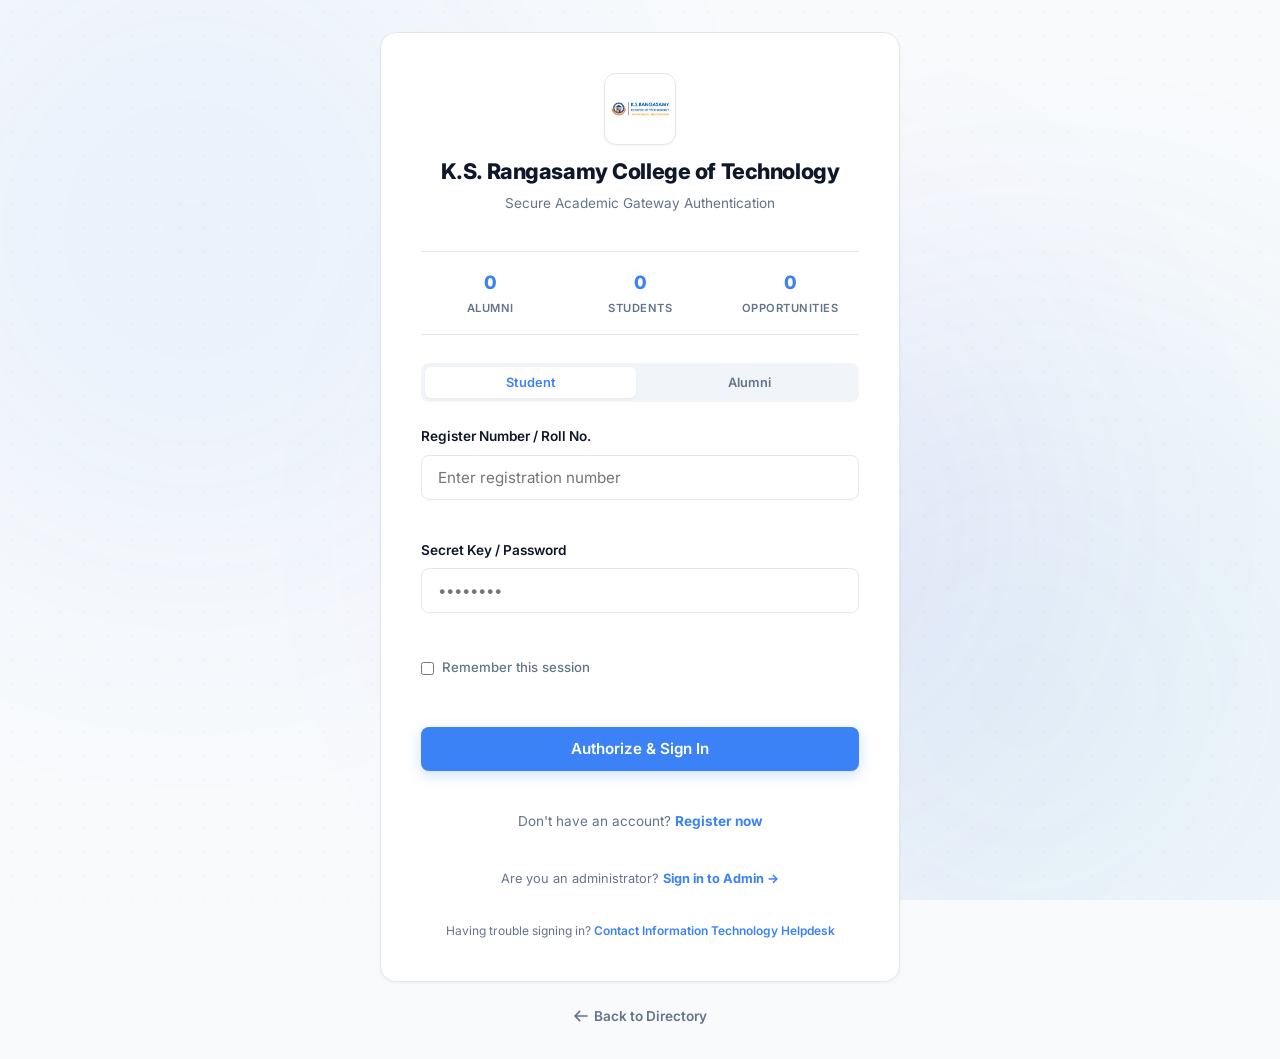
<file: AlumLink/alumni.html>
<!DOCTYPE html>
<html lang="en">

<head>
    <meta charset="UTF-8">
    <meta name="viewport" content="width=device-width, initial-scale=1.0">
    <title>Alumni Dashboard | AlumLink 360</title>
    <link href="https://fonts.googleapis.com/css2?family=Inter:wght@300;400;500;600;700;850&display=swap"
        rel="stylesheet">
    <link rel="stylesheet" href="style.css">
    <link rel="stylesheet" href="alumni.css">
    <link rel="icon" type="image/png" href="422.png">
</head>

<body>
    <!-- Ambient Professional Background -->
    <div class="ambient-glow">
        <div class="dot-grid"></div>
        <div class="glow-orb orb-1"></div>
        <div class="glow-orb orb-2"></div>
        <div class="glow-orb orb-3"></div>
    </div>

    <div class="dashboard-portal">
        <!-- Dashboard Header -->
        <header class="dashboard-header">
            <a href="index.html" class="dashboard-logo"><img src="422.png" alt="Logo" class="logo-icon">Alum<span>Link</span> 360</a>
            
            <div style="text-align: center; display: flex; flex-direction: column;">
                <h4 style="margin: 0; font-weight: 850; font-size: 0.95rem; color: var(--text-heading);" id="dashboardCollegeName">College Name</h4>
                <span style="font-size: 0.725rem; font-weight: 600; color: var(--text-light);" id="dashboardCollegeCode">ksrct</span>
            </div>

            <div class="dashboard-user-info">
                <img id="dashboardUserAvatar" class="dashboard-user-avatar" src="" alt="Avatar">
                <div class="dashboard-user-meta">
                    <h5 id="dashboardUserName">Alumni Name</h5>
                    <span>Alumni Member</span>
                </div>
                <button class="btn btn-outline-light" id="logoutBtn" style="padding: 0.4rem 0.85rem; font-size: 0.8rem; margin-left: 0.5rem; font-weight: 700;">Sign Out</button>
            </div>
        </header>

        <!-- Dashboard Body Container -->
        <div class="dashboard-body">
            <div class="dashboard-grid">
                
                <!-- Left Sidebar Profile Card -->
                <aside class="profile-sidebar-card">
                    <img id="alumniProfileImg" class="profile-image-large" src="" alt="Alumni Profile Picture">
                    <div class="profile-sidebar-info">
                        <h3 id="alumniProfileName" class="profile-name">Alumni Name</h3>
                        <p id="alumniProfileId" class="profile-tagline">ALU12345</p>
                    </div>

                    <div class="profile-details-list">
                        <div class="profile-detail-item">
                            <span class="profile-detail-label">Institution</span>
                            <span id="alumniProfileCol" class="profile-detail-value">KSRCT</span>
                        </div>
                        <div class="profile-detail-item">
                            <span class="profile-detail-label">Department</span>
                            <span id="alumniProfileDept" class="profile-detail-value">ECE</span>
                        </div>
                        <div class="profile-detail-item">
                            <span class="profile-detail-label">Passed Out Year</span>
                            <span id="alumniProfileYear" class="profile-detail-value">2022</span>
                        </div>
                        <div class="profile-detail-item">
                            <span class="profile-detail-label">Email</span>
                            <span id="alumniProfileEmail" class="profile-detail-value" style="font-size: 0.75rem; word-break: break-all;">alumni@domain.com</span>
                        </div>
                    </div>

                    <div class="profile-actions">
                        <a id="alumniProfileLinkedin" href="#" target="_blank" class="btn btn-outline-primary btn-full" style="font-weight: 700; font-size: 0.825rem; display: flex; align-items: center; gap: 0.35rem; justify-content: center;">
                            <svg width="14" height="14" fill="currentColor" viewBox="0 0 24 24"><path d="M19 0h-14c-2.761 0-5 2.239-5 5v14c0 2.761 2.239 5 5 5h14c2.762 0 5-2.239 5-5v-14c0-2.761-2.238-5-5-5zm-11 19h-3v-11h3v11zm-1.5-12.268c-.966 0-1.75-.79-1.75-1.764s.784-1.764 1.75-1.764 1.75.79 1.75 1.764-.783 1.764-1.75 1.764zm13.5 12.268h-3v-5.604c0-3.368-4-3.113-4 0v5.604h-3v-11h3v1.765c1.396-2.586 7-2.777 7 2.476v6.759z"/></svg>
                            LinkedIn Profile
                        </a>
                        <button class="btn btn-outline-light" onclick="document.getElementById('alumniProfileImgFile').click()" style="font-weight: 700; font-size: 0.825rem; display: flex; align-items: center; gap: 0.35rem; justify-content: center;">
                            <svg width="15" height="15" fill="none" stroke="currentColor" stroke-width="2" viewBox="0 0 24 24"><path stroke-linecap="round" stroke-linejoin="round" d="M3 9a2 2 0 012-2h.93a2 2 0 001.664-.89l.812-1.22A2 2 0 0110.07 4h3.86a2 2 0 011.664.89l.812 1.22A2 2 0 0018.07 7H19a2 2 0 012 2v9a2 2 0 01-2 2H5a2 2 0 01-2-2V9z"/><path stroke-linecap="round" stroke-linejoin="round" d="M15 13a3 3 0 11-6 0 3 3 0 016 0z"/></svg>
                            Upload Photo
                        </button>
                        <input type="file" id="alumniProfileImgFile" style="display: none;" accept="image/*">
                        <img id="alumniProfileImgThumb" style="display:none; width:40px; height:40px; border-radius:50%; margin: 0 auto; object-fit: cover;">
                    </div>
                </aside>

                <!-- Right Main Content Panel -->
                <main class="glass-panel" style="padding: 2rem; background: #ffffff;">
                    <!-- Sub-tabs -->
                    <nav class="dash-tabs">
                        <button id="alumTabBtnFollowers" class="dash-tab-btn active">
                            <svg width="16" height="16" fill="none" stroke="currentColor" stroke-width="2" viewBox="0 0 24 24"><path stroke-linecap="round" stroke-linejoin="round" d="M12 4.354a4 4 0 110 5.292M15 21H3v-1a6 6 0 0112 0v1zm0 0h6v-1a6 6 0 00-9-5.197M13 7a4 4 0 11-8 0 4 4 0 018 0z"/></svg>
                            Followers & Network
                        </button>
                        <button id="alumTabBtnPost" class="dash-tab-btn">
                            <svg width="16" height="16" fill="none" stroke="currentColor" stroke-width="2" viewBox="0 0 24 24"><path stroke-linecap="round" stroke-linejoin="round" d="M11 5H6a2 2 0 00-2 2v11a2 2 0 002 2h11a2 2 0 002-2v-5m-1.414-9.414a2 2 0 112.828 2.828L11.828 15H9v-2.828l8.586-8.586z"/></svg>
                            Post Opportunity
                        </button>
                        <button id="alumTabBtnManage" class="dash-tab-btn" style="position: relative;">
                            <svg width="16" height="16" fill="none" stroke="currentColor" stroke-width="2" viewBox="0 0 24 24"><path stroke-linecap="round" stroke-linejoin="round" d="M9 5H7a2 2 0 00-2 2v12a2 2 0 002 2h10a2 2 0 002-2V7a2 2 0 00-2-2h-2M9 5a2 2 0 002 2h2a2 2 0 002-2M9 5a2 2 0 012-2h2a2 2 0 012 2m-6 9l2 2 4-4"/></svg>
                            Manage Openings
                            <span id="alumManageBadge" class="inst-badge badge-pink" style="display: none; padding: 0.15rem 0.4rem; border-radius: 10px; font-size: 0.65rem; font-weight: 800;">0</span>
                        </button>
                        <button id="alumTabBtnInbox" class="dash-tab-btn" style="position: relative;">
                            <svg width="16" height="16" fill="none" stroke="currentColor" stroke-width="2" viewBox="0 0 24 24"><path stroke-linecap="round" stroke-linejoin="round" d="M8 12h.01M12 12h.01M16 12h.01M21 12c0 4.418-4.03 8-9 8a9.863 9.863 0 01-4.255-.949L3 20l1.395-3.72C3.512 15.042 3 13.574 3 12c0-4.418 4.03-8 9-8s9 3.582 9 8z"/></svg>
                            Incoming Invites
                            <span id="alumInboxBadge" class="inst-badge badge-pink" style="display: none; padding: 0.15rem 0.4rem; border-radius: 10px; font-size: 0.65rem; font-weight: 800;">0</span>
                        </button>
                        <button id="alumTabBtnFeed" class="dash-tab-btn" style="position: relative;">
                            <svg width="16" height="16" fill="none" stroke="currentColor" stroke-width="2" viewBox="0 0 24 24"><path stroke-linecap="round" stroke-linejoin="round" d="M19 20H5a2 2 0 01-2-2V6a2 2 0 012-2h10a2 2 0 012 2v1m2 4a2 2 0 002-2v-1a2 2 0 00-2-2m-2 9a2 2 0 002.5 2.5m-.5-5.5h.01M13 14h.01M17 14h.01M9 14h.01"/></svg>
                            Social Feed
                            <span id="alumFeedCountBadge" class="inst-badge badge-purple" style="display: none; padding: 0.15rem 0.4rem; border-radius: 10px; font-size: 0.65rem; font-weight: 800;">0</span>
                        </button>
                    </nav>

                    <!-- Followers Tab Content -->
                    <section id="alumViewFollowers">
                        <div class="follower-list-grid" id="studentFollowersGrid">
                            <!-- Populated Dynamically -->
                        </div>
                    </section>

                    <!-- Post Opportunity Tab Content -->
                    <section id="alumViewPost" style="display: none;">
                        <h3 style="font-size: 1.25rem; font-weight: 850; margin-bottom: 0.5rem; color: var(--text-heading);">Publish a Campus Opening</h3>
                        <p style="font-size: 0.85rem; color: var(--text-light); margin-bottom: 1.5rem;">Share internships, hackathons, or workshops with students in your alma mater.</p>
                        
                        <form id="alumniPostOppForm" style="display: flex; flex-direction: column; gap: 1.25rem; max-width: 650px; text-align: left;">
                            <div class="form-group">
                                <label for="postOppTitle">Opportunity Title</label>
                                <input type="text" id="postOppTitle" class="form-control" placeholder="e.g. Intern Frontend Developer" required>
                            </div>
                            <div class="form-group">
                                <label for="postOppType">Type</label>
                                <select id="postOppType" class="form-control" required>
                                    <option value="internship">Internship</option>
                                    <option value="hackathon">Hackathon</option>
                                    <option value="workshop">Workshop</option>
                                </select>
                            </div>
                            <div class="form-group">
                                <label for="postOppHost">Host / Company</label>
                                <input type="text" id="postOppHost" class="form-control" placeholder="e.g. Google India" required>
                            </div>
                            <div class="form-group">
                                <label for="postOppDeadline">Deadline / Schedule Date</label>
                                <input type="text" id="postOppDeadline" class="form-control" placeholder="e.g. August 15, 2026" required>
                            </div>
                            <div class="form-group">
                                <label for="postOppLocation">Location</label>
                                <input type="text" id="postOppLocation" class="form-control" placeholder="e.g. Bangalore (Hybrid)" required>
                            </div>
                            <div class="form-group">
                                <label for="postOppTags">Skill Tags (Comma separated)</label>
                                <input type="text" id="postOppTags" class="form-control" placeholder="e.g. React, JavaScript, Git" required>
                            </div>
                            <div class="form-group">
                                <label for="postOppDesc">Role Description & Application Requirements</label>
                                <textarea id="postOppDesc" class="form-control" rows="4" style="resize: none;" placeholder="Role responsibilities, experience criteria..." required></textarea>
                            </div>
                            <div class="form-group" style="flex-direction: row; align-items: center; gap: 0.5rem;">
                                <input type="checkbox" id="postOppIsPublic" style="width: auto; cursor: pointer;">
                                <label for="postOppIsPublic" style="font-weight: 550; font-size: 0.85rem; color: var(--text-main); cursor: pointer;">Share globally with all partner college portal nodes</label>
                            </div>
                            <button type="submit" class="btn btn-primary" style="align-self: flex-start; padding: 0.65rem 2rem; font-size: 0.85rem;">Publish Opportunity</button>
                        </form>
                    </section>

                    <!-- Manage Posted Openings Tab Content -->
                    <section id="alumViewManage" style="display: none;">
                        <div class="dashboard-opp-grid" id="alumniPostedOpportunitiesGrid">
                            <!-- Populated Dynamically -->
                        </div>
                    </section>

                    <!-- Incoming Invites Tab Content -->
                    <section id="alumViewInbox" style="display: none;">
                        <div style="display: flex; flex-direction: column; gap: 2rem;">
                            <!-- Connection requests inbox list -->
                            <div style="background-color: var(--bg-secondary); padding: 1.5rem; border-radius: 12px; border: 1px solid var(--border-color);">
                                <h4 style="font-size: 1rem; font-weight: 800; color: var(--text-heading); margin-bottom: 1rem;">Pending Connection Invites</h4>
                                <div id="alumniPendingRequestsList" style="display: flex; flex-direction: column; gap: 1rem;">
                                    <!-- Populated Dynamically -->
                                </div>
                            </div>
                            
                            <!-- Approved chat threads list -->
                            <div>
                                <h4 style="font-size: 1.15rem; font-weight: 800; color: var(--text-heading); margin-bottom: 1rem;">Approved Messaging Channels</h4>
                                <div class="follower-list-grid" id="alumniChatsList">
                                    <!-- Populated Dynamically -->
                                </div>
                            </div>
                        </div>
                    </section>

                    <!-- Social Feed Tab Content -->
                    <section id="alumViewFeed" style="display: none;">
                        <!-- Post Creator Box -->
                        <div class="glass-panel" id="alumPostTriggerCard" style="display: flex; gap: 1rem; align-items: center; padding: 1.25rem 1.5rem; margin-bottom: 2rem; background: var(--bg-secondary); border: 1px solid var(--border-color); border-radius: 12px; cursor: pointer; transition: var(--transition);">
                            <img id="alumFeedTriggerAvatar" class="admin-avatar" src="" style="width: 42px; height: 42px; object-fit: cover;" alt="Your avatar">
                            <div style="flex-grow: 1; background: #ffffff; border: 1px solid var(--border-color); border-radius: 24px; padding: 0.65rem 1.25rem; color: var(--text-light); font-size: 0.85rem; text-align: left; font-weight: 500;">
                                What's on your mind? Share updates, insights, or links...
                            </div>
                        </div>
                        <!-- Feed Stream -->
                        <div id="alumSocialFeedStream">
                            <!-- Populated Dynamically -->
                        </div>
                    </section>
                </main>

            </div>
        </div>
    </div>

    <!-- ================= MODALS & OVERLAYS ================= -->

    <!-- Alumni View Applications Modal Drawer -->
    <div class="drawer-overlay" id="applicationsListModalOverlay">
        <div class="portal-drawer" id="applicationsListModal" style="max-width: 650px;">
            <div class="drawer-header">
                <div class="drawer-header-title">
                    <h3 id="appListModalTitle">Received Applications</h3>
                    <p id="appListModalSubtitle">Submissions for this opening</p>
                </div>
                <button class="btn-close" id="closeAppListModalBtn">
                    <svg width="20" height="20" fill="none" stroke="currentColor" stroke-width="2.5" viewBox="0 0 24 24"><path stroke-linecap="round" stroke-linejoin="round" d="M6 18L18 6M6 6l12 12"/></svg>
                </button>
            </div>
            <div class="drawer-body" style="padding-top: 1.5rem;">
                <div id="appListContent" class="app-list-container">
                    <!-- Loaded dynamically -->
                </div>
            </div>
        </div>
    </div>

    <!-- View Profile Modal Overlay -->
    <div class="drawer-overlay" id="viewProfileModalOverlay">
        <div class="portal-drawer" id="viewProfileModal" style="max-width: 480px;">
            <div class="drawer-header" style="border-bottom: none; padding-bottom: 0.5rem;">
                <div class="drawer-header-title">
                    <h3>Member Profile</h3>
                    <p>Verified Network Associate</p>
                </div>
                <button class="btn-close" id="closeProfileModalBtn">
                    <svg width="20" height="20" fill="none" stroke="currentColor" stroke-width="2.5" viewBox="0 0 24 24"><path stroke-linecap="round" stroke-linejoin="round" d="M6 18L18 6M6 6l12 12"/></svg>
                </button>
            </div>
            <div class="drawer-body" style="padding: 1rem 2rem 2rem; display: flex; flex-direction: column; gap: 1.5rem; text-align: center;">
                <div style="display: flex; flex-direction: column; align-items: center; gap: 0.75rem;">
                    <div style="position: relative;">
                        <img id="profileViewAvatar" src="" style="width: 100px; height: 100px; border-radius: 50%; object-fit: cover; border: 3px solid var(--color-primary); box-shadow: var(--shadow-md);">
                        <span id="profileViewRoleBadge" class="inst-badge" style="position: absolute; bottom: -5px; left: 50%; transform: translateX(-50%); font-size: 0.65rem; padding: 0.2rem 0.6rem; font-weight: 800; white-space: nowrap; border-radius: 20px; box-shadow: var(--shadow-sm);">Alumni</span>
                    </div>
                    <h3 id="profileViewName" style="font-size: 1.35rem; font-weight: 850; color: var(--text-heading); margin-top: 0.5rem; margin-bottom: 0;">Name</h3>
                    <p id="profileViewInstitution" style="font-size: 0.85rem; color: var(--text-light); margin: 0; font-weight: 600;">Institution</p>
                </div>

                <div class="glass-panel" style="padding: 1.25rem; display: flex; flex-direction: column; gap: 1rem; text-align: left; background: rgba(255, 255, 255, 0.65); border: 1px solid var(--border-color); border-radius: 12px;">
                    <div style="display: flex; justify-content: space-between; border-bottom: 1px dashed var(--border-color); padding-bottom: 0.6rem;">
                        <span style="font-size: 0.85rem; color: var(--text-light); font-weight: 600;">Department</span>
                        <span id="profileViewDept" style="font-size: 0.85rem; color: var(--text-main); font-weight: 700;">Computer Science</span>
                    </div>
                    <div style="display: flex; justify-content: space-between; border-bottom: 1px dashed var(--border-color); padding-bottom: 0.6rem;">
                        <span id="profileViewYearLabel" style="font-size: 0.85rem; color: var(--text-light); font-weight: 600;">Passed Out Year</span>
                        <span id="profileViewYear" style="font-size: 0.85rem; color: var(--text-main); font-weight: 700;">2022</span>
                    </div>
                    <div id="profileViewDynamicRow" style="display: flex; justify-content: space-between; border-bottom: 1px dashed var(--border-color); padding-bottom: 0.6rem;">
                        <span id="profileViewDynamicLabel" style="font-size: 0.85rem; color: var(--text-light); font-weight: 600;">CGPA</span>
                        <span id="profileViewDynamicValue" style="font-size: 0.85rem; color: var(--text-main); font-weight: 700;">9.23</span>
                    </div>
                    <div style="display: flex; justify-content: space-between; padding-bottom: 0;">
                        <span style="font-size: 0.85rem; color: var(--text-light); font-weight: 600;">Email</span>
                        <span id="profileViewEmail" style="font-size: 0.85rem; color: var(--text-main); font-weight: 700; word-break: break-all;">email@domain.com</span>
                    </div>
                </div>

                <div id="profileViewResumeSection" style="display: none;">
                    <a id="profileViewResumeLink" href="#" target="_blank" class="btn btn-outline-primary btn-full" style="display: flex; align-items: center; justify-content: center; gap: 0.5rem; font-weight: 700;">
                        <svg width="18" height="18" fill="none" stroke="currentColor" stroke-width="2" viewBox="0 0 24 24"><path stroke-linecap="round" stroke-linejoin="round" d="M12 10v6m0 0l-3-3m3 3l3-3m2 8H7a2 2 0 01-2-2V5a2 2 0 012-2h5.586a1 1 0 01.707.293l5.414 5.414a1 1 0 01.293.707V19a2 2 0 01-2 2z"/></svg>
                        View Resume
                    </a>
                </div>
            </div>
            <div class="drawer-footer">
                <button class="btn btn-primary btn-full" id="profileViewChatBtn" style="font-weight: 700;">Start Conversation</button>
            </div>
        </div>
    </div>

    <!-- LinkedIn-Style Post Creator Modal -->
    <div class="drawer-overlay" id="createPostModalOverlay" style="z-index: 1100;">
        <div class="portal-drawer" id="createPostModal" style="max-width: 550px; height: auto; max-height: 90vh;">
            <div class="drawer-header" style="padding: 1.25rem 2rem;">
                <div class="drawer-header-title">
                    <h3 style="font-size: 1.15rem; font-weight: 850;">Create a post</h3>
                </div>
                <button class="btn-close" id="closeCreatePostModalBtn">
                    <svg width="20" height="20" fill="none" stroke="currentColor" stroke-width="2.5" viewBox="0 0 24 24"><path stroke-linecap="round" stroke-linejoin="round" d="M6 18L18 6M6 6l12 12"/></svg>
                </button>
            </div>
            
            <form id="globalCreatePostForm" style="display: flex; flex-direction: column; margin: 0; flex-grow: 1;">
                <div class="drawer-body" style="padding: 1.5rem 2rem; display: flex; flex-direction: column; gap: 1.25rem;">
                    <div style="display: flex; align-items: center; gap: 0.75rem;">
                        <img id="postModalAuthorAvatar" src="" style="width: 44px; height: 44px; border-radius: 50%; object-fit: cover; border: 2px solid var(--color-primary);" alt="">
                        <div>
                            <div id="postModalAuthorName" style="font-weight: 750; font-size: 0.95rem; color: var(--text-heading);">You</div>
                            <div id="postModalAuthorRole" style="font-size: 0.725rem; color: var(--text-light); display: inline-flex; align-items: center; gap: 0.35rem; background: var(--bg-secondary); padding: 0.15rem 0.5rem; border-radius: 12px; font-weight: 600; text-transform: capitalize;">Posting to Feed</div>
                        </div>
                    </div>
                    
                    <textarea id="postModalText" class="form-control" placeholder="What's on your mind? Share updates, insights, or links..." rows="5" required style="resize: none; border: none; padding: 0; font-size: 1rem; box-shadow: none; min-height: 120px; line-height: 1.5; color: var(--text-main); font-family: var(--font-sans);"></textarea>
                    
                    <div id="modalImageUploadArea" style="border: 2px dashed var(--border-color); border-radius: 12px; padding: 1.5rem; text-align: center; cursor: pointer; transition: var(--transition); background: var(--bg-secondary);" onclick="document.getElementById('postModalImageFile').click()">
                        <svg width="32" height="32" fill="none" stroke="var(--color-primary)" stroke-width="1.5" viewBox="0 0 24 24" style="margin: 0 auto 0.5rem;">
                            <path stroke-linecap="round" stroke-linejoin="round" d="M4 16l4.586-4.586a2 2 0 012.828 0L16 16m-2-2l1.586-1.586a2 2 0 012.828 0L20 14m-6-6h.01M6 20h12a2 2 0 002-2V6a2 2 0 00-2-2H6a2 2 0 00-2 2v12a2 2 0 002 2z"/>
                        </svg>
                        <p style="font-size: 0.85rem; font-weight: 600; color: var(--text-heading); margin-bottom: 0.15rem;">Add a photo to your post</p>
                        <p style="font-size: 0.725rem; color: var(--text-light); margin: 0;">Drag and drop or click to upload (max 5MB)</p>
                        <input type="file" id="postModalImageFile" style="display: none;" accept="image/*">
                        <img id="postModalImagePreview" style="display: none; width: 100%; max-height: 200px; object-fit: cover; border-radius: 8px; margin-top: 1rem;">
                    </div>
                </div>
                
                <div class="drawer-footer" style="padding: 1.25rem 2rem; display: flex; justify-content: space-between; align-items: center; background: var(--bg-secondary); border-top: 1px solid var(--border-color);">
                    <button type="button" id="postModalRemoveImgBtn" class="btn btn-outline-light" style="padding: 0.5rem 1rem; font-size: 0.8rem; font-weight: 700; color: #ef4444; border-color: transparent; display: none;">Clear Image</button>
                    <div style="flex-grow: 1;"></div>
                    <button type="submit" class="btn btn-primary" style="padding: 0.55rem 1.75rem; font-size: 0.85rem; font-weight: 700;">Publish Post</button>
                </div>
            </form>
        </div>
    </div>

    <!-- Chat Window Modal Overlay -->
    <div class="drawer-overlay" id="chatWindowOverlay">
        <div class="portal-drawer" id="chatWindow" style="max-width: 1100px; width: 95vw; height: 85vh; max-height: 750px; display: flex; flex-direction: row;">
            
            <!-- Chat Sidebar (Left Pane) -->
            <div id="chatSidebar" style="width: 320px; border-right: 1px solid var(--border-color); display: flex; flex-direction: column; background-color: var(--bg-secondary); flex-shrink: 0;">
                <div style="padding: 1.5rem 1.5rem 1rem; border-bottom: 1px solid var(--border-color); display: flex; flex-direction: column; gap: 0.75rem;">
                    <div style="display: flex; justify-content: space-between; align-items: center;">
                        <h3 style="font-size: 1.2rem; font-weight: 850; color: var(--text-heading); margin: 0;">Conversations</h3>
                        <span id="chatSidebarBadge" class="inst-badge badge-pink" style="font-size: 0.7rem; font-weight: 800; display: none;">0 Unread</span>
                    </div>
                    <div style="position: relative;">
                        <input type="text" id="chatSidebarSearch" class="form-control" placeholder="Search chats..." style="padding: 0.5rem 1rem 0.5rem 2.25rem; font-size: 0.85rem; height: auto; border-radius: 8px;">
                        <svg width="14" height="14" fill="none" stroke="var(--text-light)" stroke-width="2.5" viewBox="0 0 24 24" style="position: absolute; left: 10px; top: 50%; transform: translateY(-50%);">
                            <path stroke-linecap="round" stroke-linejoin="round" d="M21 21l-6-6m2-5a7 7 0 11-14 0 7 7 0 0114 0z"/>
                        </svg>
                    </div>
                </div>
                <div id="chatSidebarList" style="flex-grow: 1; overflow-y: auto; padding: 0.75rem 0; display: flex; flex-direction: column; gap: 0.25rem;">
                    <!-- Dynamically populated threads -->
                </div>
            </div>

            <!-- Main Conversation Pane (Right Pane) -->
            <div id="chatMainPane" style="flex-grow: 1; display: flex; flex-direction: column; background: #ffffff;">
                <div class="drawer-header" style="padding: 1.25rem 2rem; border-bottom: 1px solid var(--border-color); flex-shrink: 0;">
                    <div class="drawer-header-title" style="flex-direction: row; align-items: center; gap: 0.75rem;">
                        <img id="chatPartnerImg" src="" style="width: 44px; height: 44px; border-radius: 50%; object-fit: cover; border: 1px solid var(--border-color);">
                        <div>
                            <h3 id="chatPartnerName" style="font-size: 1.05rem; font-weight: 850; line-height: 1.2; margin: 0; display: flex; align-items: center; gap: 0.5rem;">Name</h3>
                            <p id="chatPartnerMeta" style="font-size: 0.75rem; color: var(--text-light); margin: 0;">Institution / Role</p>
                        </div>
                    </div>
                    
                    <div style="display: flex; align-items: center; gap: 0.75rem;">
                        <button class="btn btn-outline-light" id="chatHeaderProfileBtn" style="padding: 0.45rem 1rem; font-size: 0.75rem; height: auto; font-weight: 700; border-radius: 6px; display: flex; align-items: center; gap: 0.35rem;">
                            <svg width="14" height="14" fill="none" stroke="currentColor" stroke-width="2" viewBox="0 0 24 24"><path stroke-linecap="round" stroke-linejoin="round" d="M16 7a4 4 0 11-8 0 4 4 0 018 0zM12 14a7 7 0 00-7 7h14a7 7 0 00-7-7z"/></svg>
                            View Profile
                        </button>
                        
                        <button class="btn-close" id="closeChatBtn" style="margin: 0;">
                            <svg width="20" height="20" fill="none" stroke="currentColor" stroke-width="2.5" viewBox="0 0 24 24"><path stroke-linecap="round" stroke-linejoin="round" d="M6 18L18 6M6 6l12 12"/></svg>
                        </button>
                    </div>
                </div>

                <div class="drawer-body" id="chatMessagesFeed" style="background-color: var(--bg-secondary); padding: 1.5rem; flex-grow: 1; overflow-y: auto; display: flex; flex-direction: column; gap: 1rem; max-height: none;">
                    <!-- Message bubbles loaded dynamically -->
                </div>

                <div class="drawer-footer" style="padding: 1rem 1.5rem; border-top: 1px solid var(--border-color); background: #ffffff; flex-shrink: 0; display: flex; flex-direction: column; gap: 0.5rem; position: relative;">
                    <!-- Attachment Menu Dropdown -->
                    <div id="chatAttachmentDropdown" style="display: none; position: absolute; bottom: 65px; left: 1.5rem; background: rgba(255, 255, 255, 0.95); backdrop-filter: blur(10px); border: 1px solid var(--border-color); border-radius: 12px; box-shadow: 0 10px 25px -5px rgba(0, 0, 0, 0.1), 0 8px 10px -6px rgba(0, 0, 0, 0.1); width: max-content; min-width: 180px; flex-direction: column; padding: 0.5rem; z-index: 100;">
                        <button type="button" class="chat-menu-item" id="attachDocBtn" style="display: flex; align-items: center; gap: 0.65rem; background: none; border: none; padding: 0.6rem 0.75rem; border-radius: 8px; color: var(--text-main); font-size: 0.825rem; font-weight: 600; cursor: pointer; text-align: left; width: 100%; white-space: nowrap;">
                            <svg width="16" height="16" fill="none" stroke="currentColor" stroke-width="2" viewBox="0 0 24 24" style="color: var(--color-primary); flex-shrink: 0;"><path stroke-linecap="round" stroke-linejoin="round" d="M9 12h6m-6 4h6m2 5H7a2 2 0 01-2-2V5a2 2 0 012-2h5.586a1 1 0 01.707.293l5.414 5.414a1 1 0 01.293.707V19a2 2 0 01-2 2z"/></svg>
                            Upload Document
                        </button>
                        <button type="button" class="chat-menu-item" id="attachImgBtn" style="display: flex; align-items: center; gap: 0.65rem; background: none; border: none; padding: 0.6rem 0.75rem; border-radius: 8px; color: var(--text-main); font-size: 0.825rem; font-weight: 600; cursor: pointer; text-align: left; width: 100%; white-space: nowrap;">
                            <svg width="16" height="16" fill="none" stroke="currentColor" stroke-width="2" viewBox="0 0 24 24" style="color: #db2777; flex-shrink: 0;"><path stroke-linecap="round" stroke-linejoin="round" d="M4 16l4.586-4.586a2 2 0 012.828 0L16 16m-2-2l1.586-1.586a2 2 0 012.828 0L20 14m-6-6h.01M6 20h12a2 2 0 002-2V6a2 2 0 00-2-2H6a2 2 0 00-2 2v12a2 2 0 002 2z"/></svg>
                            Upload Image
                        </button>
                        <button type="button" class="chat-menu-item" id="attachAudioBtn" style="display: flex; align-items: center; gap: 0.65rem; background: none; border: none; padding: 0.6rem 0.75rem; border-radius: 8px; color: var(--text-main); font-size: 0.825rem; font-weight: 600; cursor: pointer; text-align: left; width: 100%; white-space: nowrap;">
                            <svg width="16" height="16" fill="none" stroke="currentColor" stroke-width="2" viewBox="0 0 24 24" style="color: #10b981; flex-shrink: 0;"><path stroke-linecap="round" stroke-linejoin="round" d="M15.536 8.464a5 5 0 010 7.072m2.828-9.9a9 9 0 010 12.728M5.586 15H4a1 1 0 01-1-1v-4a1 1 0 011-1h1.586l4.707-4.707C10.923 3.663 12 4.109 12 5v14c0 .891-1.077 1.337-1.707.707L5.586 15z"/></svg>
                            Upload Audio
                        </button>
                    </div>

                    <!-- Attachment Preview Row -->
                    <div id="chatAttachmentPreview" style="display: none; align-items: center; justify-content: space-between; background: var(--bg-secondary); padding: 0.5rem 0.75rem; border-radius: 8px; border: 1px dashed var(--border-color); width: 100%;">
                        <div style="display: flex; align-items: center; gap: 0.5rem; overflow: hidden;">
                            <svg width="16" height="16" fill="none" stroke="var(--text-light)" stroke-width="2" viewBox="0 0 24 24" style="flex-shrink: 0;"><path stroke-linecap="round" stroke-linejoin="round" d="M15.172 7l-6.586 6.586a2 2 0 11-2.828-2.828l6.414-6.586a4 4 0 015.656 5.656l-6.415 6.585a6 6 0 108.486 8.486L20.5 13"/></svg>
                            <span id="chatAttachmentName" style="font-size: 0.8rem; color: var(--text-main); font-weight: 600; overflow: hidden; text-overflow: ellipsis; white-space: nowrap; max-width: 250px;">file.pdf</span>
                        </div>
                        <button type="button" id="chatAttachmentRemoveBtn" style="background: none; border: none; padding: 0; color: #ef4444; cursor: pointer; display: flex; align-items: center;" title="Remove attachment">
                            <svg width="16" height="16" fill="none" stroke="currentColor" stroke-width="2.5" viewBox="0 0 24 24"><path stroke-linecap="round" stroke-linejoin="round" d="M6 18L18 6M6 6l12 12"/></svg>
                        </button>
                    </div>

                    <form id="chatSendForm" style="display: flex; gap: 0.75rem; margin: 0; align-items: center; width: 100%;">
                        <button type="button" id="chatAttachmentBtn" class="btn btn-outline-light" style="padding: 0.65rem; border-radius: 8px; flex-shrink: 0; display: flex; align-items: center; justify-content: center; height: 38px; width: 38px; color: var(--text-light);" title="Add attachment">
                            <svg width="18" height="18" fill="none" stroke="currentColor" stroke-width="2" viewBox="0 0 24 24"><path stroke-linecap="round" stroke-linejoin="round" d="M15.172 7l-6.586 6.586a2 2 0 11-2.828-2.828l6.414-6.586a4 4 0 015.656 5.656l-6.415 6.585a6 6 0 108.486 8.486L20.5 13"/></svg>
                        </button>
                        <input type="file" id="chatFileInput" style="display: none;">
                        
                        <input type="text" id="chatInputMessage" class="form-control" placeholder="Type a professional message..." style="flex-grow: 1; padding: 0.65rem 1rem; height: 38px; border-radius: 8px; font-size: 0.9rem;">
                        
                        <button type="submit" class="btn btn-primary" style="padding: 0.65rem 1.5rem; font-size: 0.85rem; height: 38px; border-radius: 8px; font-weight: 700; display: flex; align-items: center; gap: 0.35rem;">
                            <span>Send</span>
                            <svg width="14" height="14" fill="currentColor" viewBox="0 0 24 24" style="transform: rotate(45deg); margin-top: -2px;"><path d="M2.01 21L23 12 2.01 3 2 10l15 2-15 2z"/></svg>
                        </button>
                    </form>
                </div>
            </div>

        </div>
    </div>

    <!-- Scripts -->
    <script src="database.js"></script>
    <script src="api.js"></script>
    <script src="alumni.js"></script>
</body>

</html>
</file>
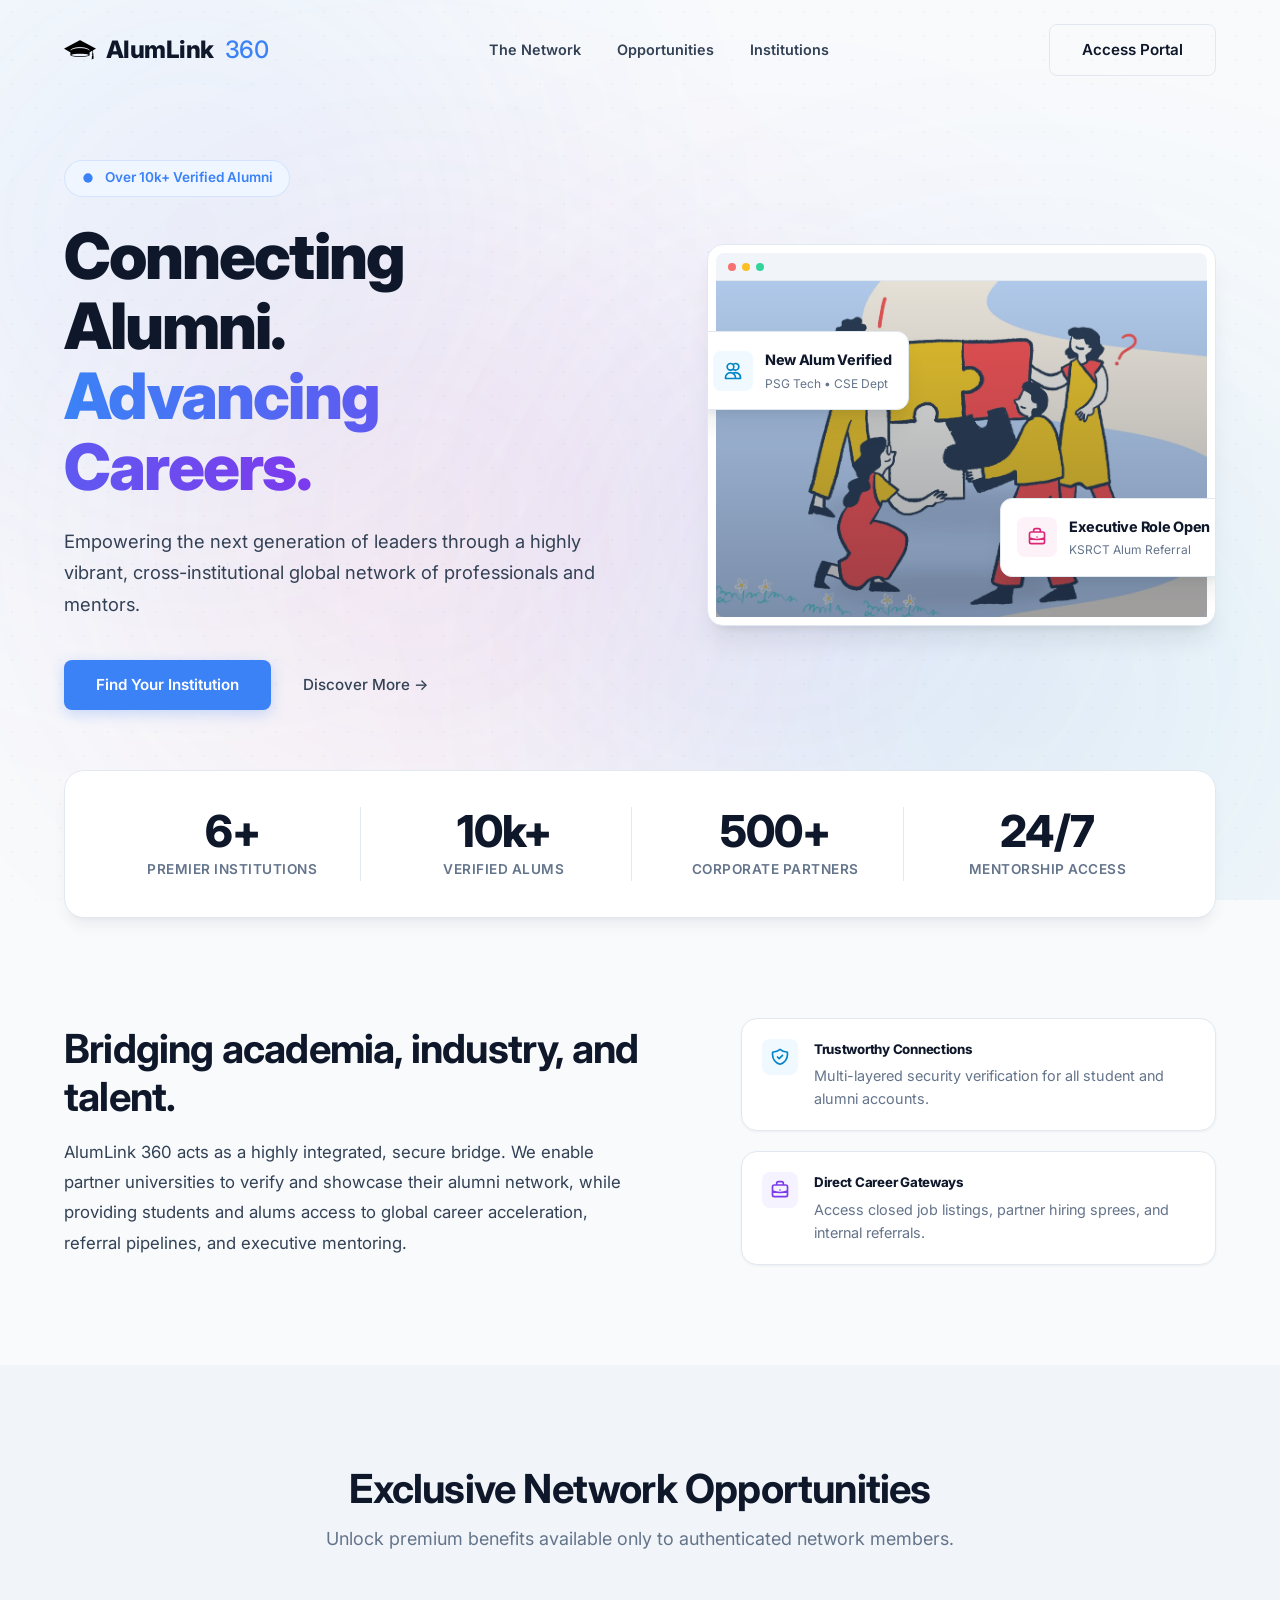
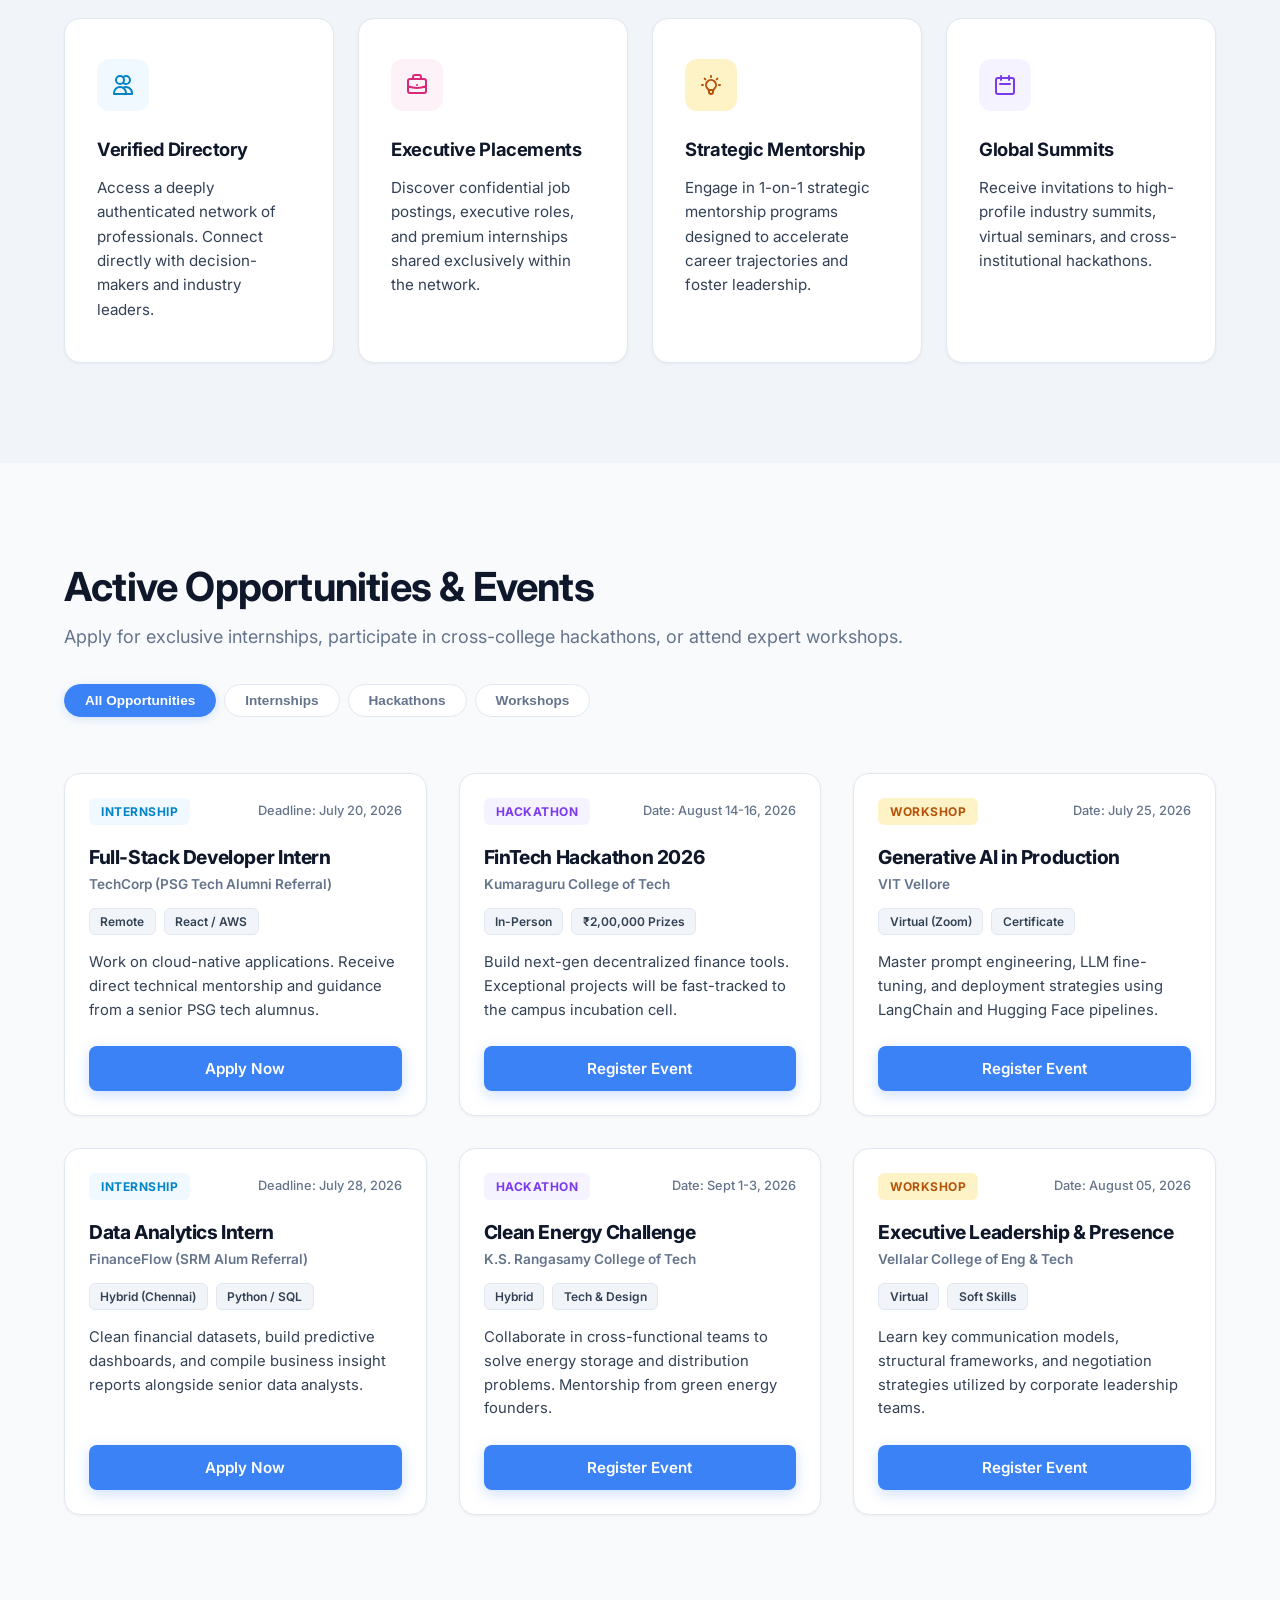
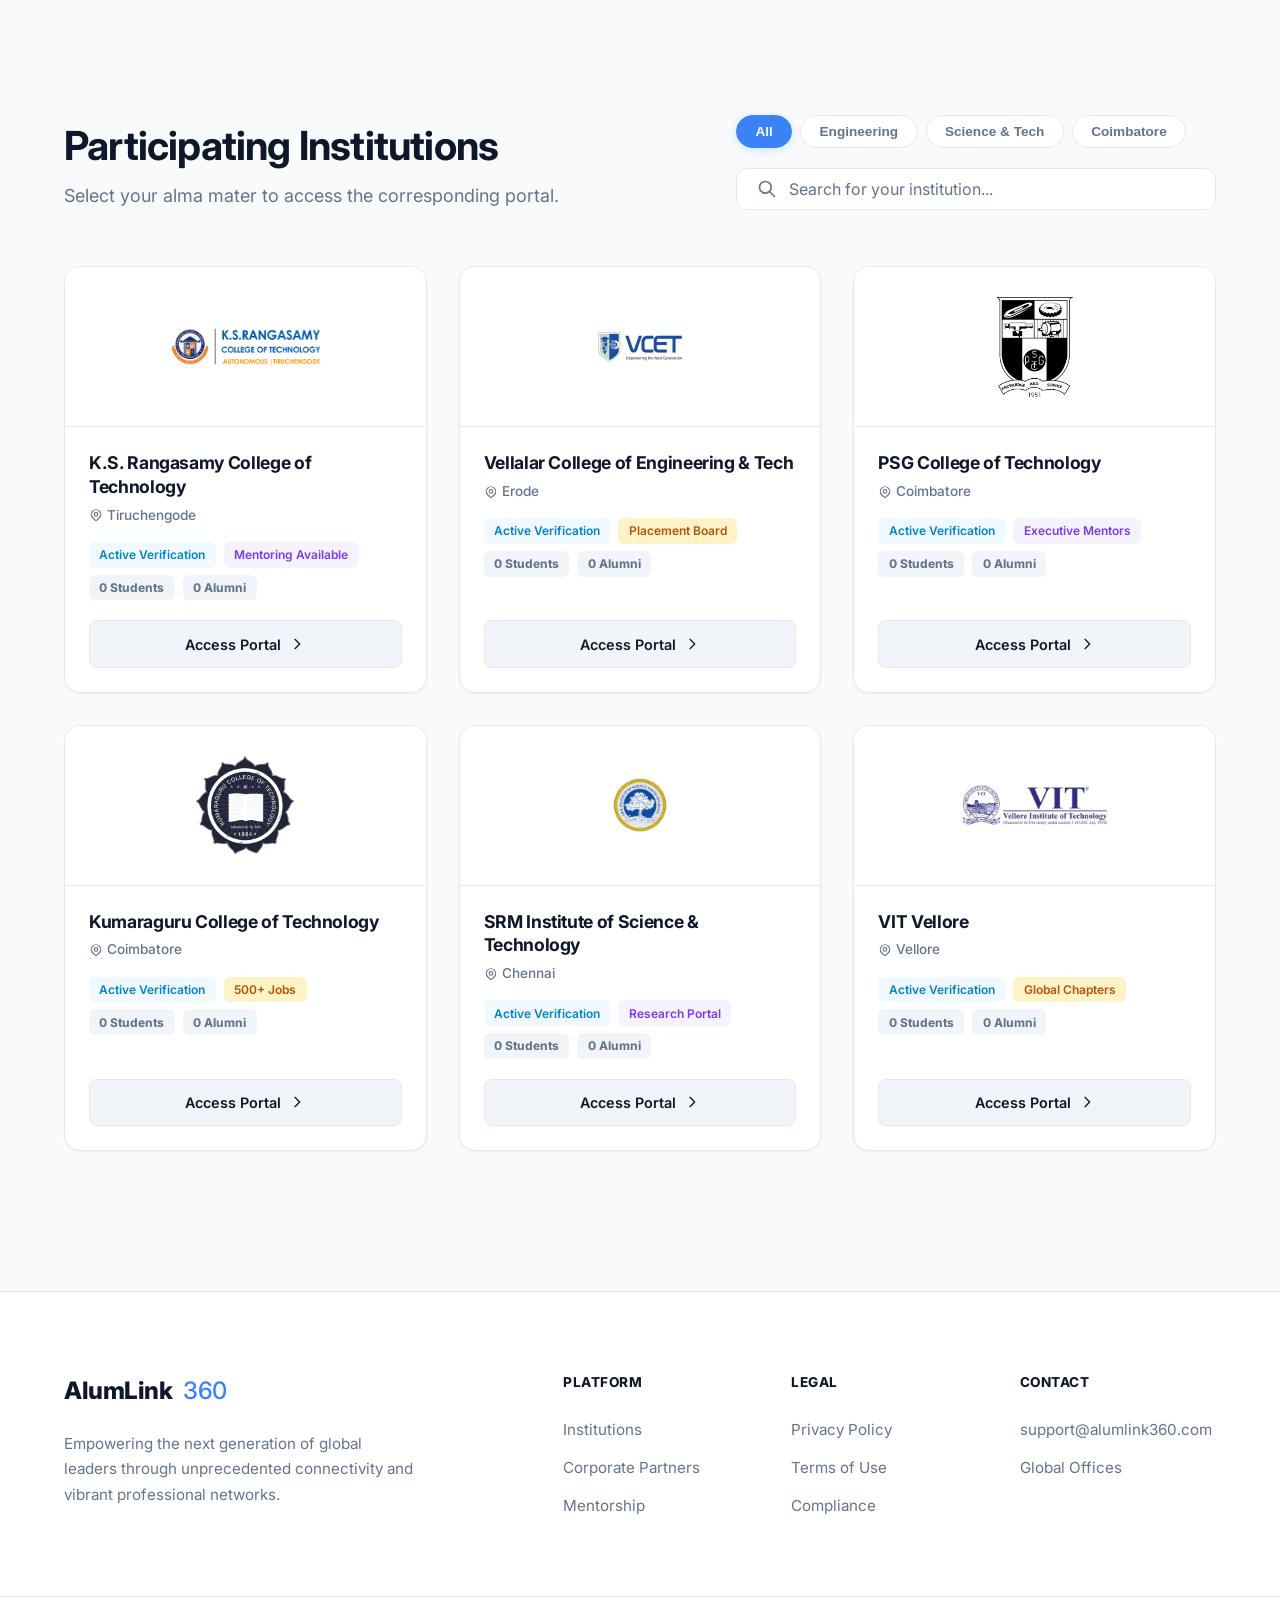
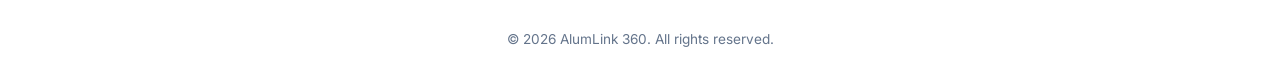
<file: AlumLink/portal.html>
<!DOCTYPE html>
<html lang="en">

<head>
    <meta charset="UTF-8">
    <meta name="viewport" content="width=device-width, initial-scale=1.0">
    <title>Institution Portal Login | AlumLink 360</title>
    <link href="https://fonts.googleapis.com/css2?family=Inter:wght@300;400;500;600;700;850&display=swap"
        rel="stylesheet">
    <link rel="stylesheet" href="style.css">
    <link rel="stylesheet" href="portal.css">
    <link rel="icon" type="image/png" href="422.png">
</head>

<body>
    <!-- Ambient Professional Background -->
    <div class="ambient-glow">
        <div class="dot-grid"></div>
        <div class="glow-orb orb-1"></div>
        <div class="glow-orb orb-2"></div>
        <div class="glow-orb orb-3"></div>
    </div>

    <!-- Login Portal Layout -->
    <div class="portal-layout">
        <div class="portal-card glass-panel" id="portalCard">
            <!-- College Branding inside Card -->
            <div class="portal-header-branding">
                <div class="portal-logo-container" id="portalLogoContainer">
                    <!-- Populated dynamically -->
                </div>
                <h3 class="portal-title" id="portalCollegeName">Institution Portal</h3>
                <p class="portal-subtitle" id="portalWelcomeSubtitle">Secure Academic Gateway Authentication</p>
            </div>

            <!-- Stats Bar -->
            <div class="portal-stats-mini">
                <div class="stat-mini-card">
                    <h5 id="statAlumniCount">0</h5>
                    <p>Alumni</p>
                </div>
                <div class="stat-mini-card">
                    <h5 id="statStudentCount">0</h5>
                    <p>Students</p>
                </div>
                <div class="stat-mini-card">
                    <h5 id="statOppCount">0</h5>
                    <p>Opportunities</p>
                </div>
            </div>

            <!-- Role Selector Tabs -->
            <div class="role-tabs">
                <button class="role-tab-btn active" data-role="student">Student</button>
                <button class="role-tab-btn" data-role="alumni">Alumni</button>
                <button class="role-tab-btn" data-role="admin" style="display: none;">Admin</button>
            </div>

            <!-- Login Form -->
            <form id="portalLoginForm" style="display: flex; flex-direction: column; gap: 1.25rem;">
                <div class="form-group">
                    <label for="usernameInput" id="usernameLabel">Register Number / Roll No.</label>
                    <input type="text" id="usernameInput" class="form-control"
                        placeholder="Enter registration number" required>
                </div>
                <div class="form-group">
                    <label for="passwordInput">Secret Key / Password</label>
                    <input type="password" id="passwordInput" class="form-control" placeholder="••••••••" required>
                </div>

                <div class="form-group"
                    style="flex-direction: row; align-items: center; gap: 0.5rem; margin-top: 0.25rem;">
                    <input type="checkbox" id="rememberMe" style="width: auto;">
                    <label for="rememberMe"
                        style="font-weight: 500; font-size: 0.825rem; color: var(--text-light); cursor: pointer;">Remember
                        this session</label>
                </div>
                
                <button type="submit" class="btn btn-primary btn-full" id="submitLoginBtn" style="margin-top: 0.5rem;">
                    Authorize & Sign In
                </button>
            </form>

            <!-- Registration Form -->
            <form id="portalRegisterForm" style="display: none; flex-direction: column; gap: 1rem;">
                <!-- Common Fields -->
                <div class="form-group">
                    <label for="registerNameInput">Full Name</label>
                    <input type="text" id="registerNameInput" class="form-control" placeholder="Enter your full name" required>
                </div>
                
                <div class="form-group">
                    <label for="registerEmailInput">Email Address</label>
                    <input type="email" id="registerEmailInput" class="form-control" placeholder="name@domain.com" required>
                </div>

                <div class="form-group">
                    <label for="registerPasswordInput">Create Password</label>
                    <input type="password" id="registerPasswordInput" class="form-control" placeholder="••••••••" required>
                </div>

                <div class="form-group">
                    <label for="registerDeptInput">Department</label>
                    <input type="text" id="registerDeptInput" class="form-control" placeholder="e.g. Information Technology" required>
                </div>

                <!-- Student specific fields -->
                <div id="registerStudentFields" style="display: flex; flex-direction: column; gap: 1rem;">
                    <div class="form-group">
                        <label for="registerRollInput">Register Number / Roll No.</label>
                        <input type="text" id="registerRollInput" class="form-control" placeholder="e.g. STU_KSRCT_03" required>
                    </div>
                    <div class="form-group">
                        <label for="registerGradYearInput">Graduation Year</label>
                        <input type="number" id="registerGradYearInput" class="form-control" placeholder="e.g. 2027" required>
                    </div>
                    <div class="form-group">
                        <label for="registerCgpaInput">Current CGPA</label>
                        <input type="number" step="0.01" min="0" max="10" id="registerCgpaInput" class="form-control" placeholder="e.g. 9.15" required>
                    </div>
                </div>

                <!-- Alumni specific fields -->
                <div id="registerAlumniFields" style="display: none; flex-direction: column; gap: 1rem;">
                    <div class="form-group">
                        <label for="registerAlumniIdInput">Alumni ID</label>
                        <input type="text" id="registerAlumniIdInput" class="form-control" placeholder="e.g. ALU_KSRCT_03" required>
                    </div>
                    <div class="form-group">
                        <label for="registerPassYearInput">Passed Out Year</label>
                        <input type="number" id="registerPassYearInput" class="form-control" placeholder="e.g. 2022" required>
                    </div>
                    <div class="form-group">
                        <label for="registerLinkedinInput">LinkedIn Profile URL</label>
                        <input type="url" id="registerLinkedinInput" class="form-control" placeholder="https://linkedin.com/in/username">
                    </div>
                </div>

                <button type="submit" class="btn btn-primary btn-full" id="submitRegisterBtn" style="margin-top: 0.5rem;">
                    Register Account
                </button>
            </form>

            <p id="toggleToRegisterContainer" style="text-align: center; font-size: 0.85rem; color: var(--text-light); margin-top: 1rem; margin-bottom: 0.25rem;">
                Don't have an account? <a href="#" id="toggleToRegisterLink" style="color: var(--color-primary); text-decoration: none; font-weight: 700;">Register now</a>
            </p>
            <p id="toggleToLoginContainer" style="display: none; text-align: center; font-size: 0.85rem; color: var(--text-light); margin-top: 1rem; margin-bottom: 0.25rem;">
                Already have an account? <a href="#" id="toggleToLoginLink" style="color: var(--color-primary); text-decoration: none; font-weight: 700;">Sign in here</a>
            </p>

            <!-- Quick Credentials login help panel (hidden from UI, kept for JS) -->
            <div class="login-quick-fill" style="display: none; visibility: hidden; pointer-events: none; position: absolute; width: 0; height: 0; overflow: hidden;">
                <h5>Quick Demo Credentials</h5>
                <div class="quick-fill-chips">
                    <button type="button" class="quick-chip" id="quickStudentChip">Student</button>
                    <button type="button" class="quick-chip" id="quickAlumniChip">Alumnus</button>
                    <button type="button" class="quick-chip" id="quickAdminChip">Admin</button>
                </div>
            </div>



            <p id="adminLinkContainer" style="text-align: center; font-size: 0.8rem; color: var(--text-light); margin-top: 0.5rem; margin-bottom: 0.25rem;">
                Are you an administrator? <a href="#" id="adminLoginLink"
                    style="color: var(--color-primary); text-decoration: none; font-weight: 700;">Sign in to Admin &rarr;</a>
            </p>

            <p id="backToUserLinkContainer" style="display: none; text-align: center; font-size: 0.8rem; color: var(--text-light); margin-top: 0.5rem; margin-bottom: 0.25rem;">
                Not an administrator? <a href="#" id="backToUserLoginLink"
                    style="color: var(--color-primary); text-decoration: none; font-weight: 700;">&larr; Sign in as Student or Alumni</a>
            </p>

            <p style="text-align: center; font-size: 0.75rem; color: var(--text-light); margin-top: 0.25rem;">
                Having trouble signing in? <a href="#"
                    style="color: var(--color-primary); text-decoration: none; font-weight: 600;">Contact Information Technology
                    Helpdesk</a>
            </p>

            <!-- Success Overlay Panel -->
            <div class="portal-success-overlay" id="portalSuccessOverlay">
                <div class="success-checkmark" style="margin-bottom: 1.5rem;">
                    <svg width="32" height="32" fill="none" stroke="currentColor" stroke-width="3" viewBox="0 0 24 24">
                        <path stroke-linecap="round" stroke-linejoin="round" d="M5 13l4 4L19 7"></path>
                    </svg>
                </div>
                <h3 style="margin-bottom: 0.5rem; font-weight: 800;">Access Authorized</h3>
                <p style="color: var(--text-light); font-size: 0.9rem; margin-bottom: 1.5rem;" id="successMsg">Secure
                    session established. Redirecting...</p>
            </div>
        </div>

        <a href="index.html" class="back-home">
            <svg width="16" height="16" fill="none" stroke="currentColor" stroke-width="2.5" viewBox="0 0 24 24">
                <path stroke-linecap="round" stroke-linejoin="round" d="M10 19l-7-7m0 0l7-7m-7 7h18"></path>
            </svg>
            Back to Directory
        </a>
    </div>

    <script src="database.js"></script>
    <script src="api.js"></script>
    <script src="portal.js"></script>
</body>

</html>
</file>
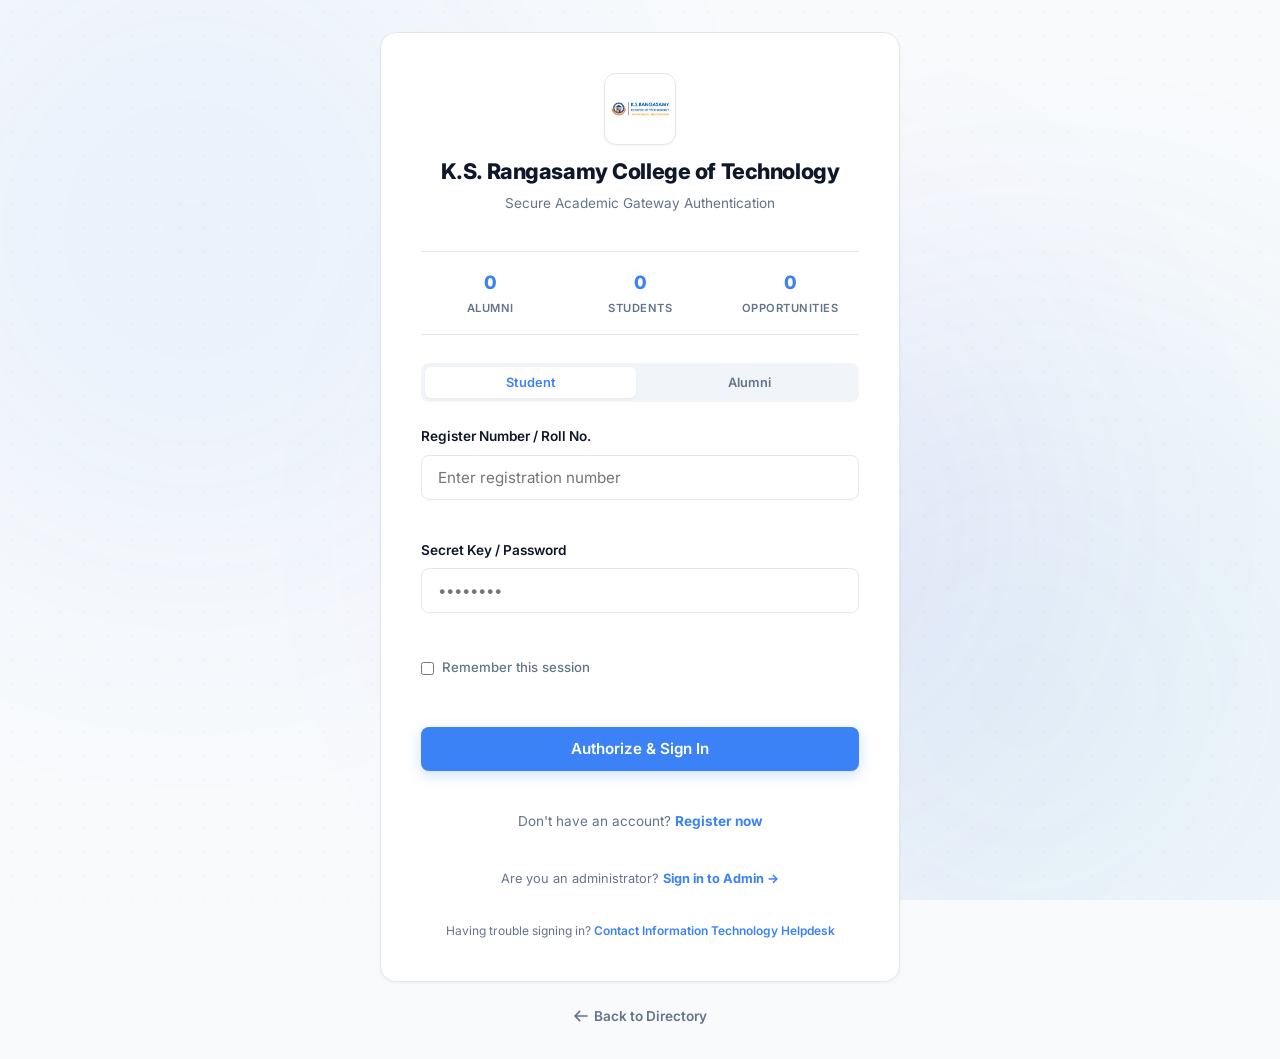
<file: AlumLink/student.html>
<!DOCTYPE html>
<html lang="en">

<head>
    <meta charset="UTF-8">
    <meta name="viewport" content="width=device-width, initial-scale=1.0">
    <title>Student Dashboard | AlumLink 360</title>
    <link href="https://fonts.googleapis.com/css2?family=Inter:wght@300;400;500;600;700;850&display=swap"
        rel="stylesheet">
    <link rel="stylesheet" href="style.css">
    <link rel="stylesheet" href="student.css">
    <link rel="icon" type="image/png" href="422.png">
</head>

<body>
    <!-- Ambient Professional Background -->
    <div class="ambient-glow">
        <div class="dot-grid"></div>
        <div class="glow-orb orb-1"></div>
        <div class="glow-orb orb-2"></div>
        <div class="glow-orb orb-3"></div>
    </div>

    <div class="dashboard-portal">
        <!-- Dashboard Header -->
        <header class="dashboard-header">
            <a href="index.html" class="dashboard-logo"><img src="422.png" alt="Logo" class="logo-icon">Alum<span>Link</span> 360</a>
            
            <div style="text-align: center; display: flex; flex-direction: column;">
                <h4 style="margin: 0; font-weight: 850; font-size: 0.95rem; color: var(--text-heading);" id="dashboardCollegeName">College Name</h4>
                <span style="font-size: 0.725rem; font-weight: 600; color: var(--text-light);" id="dashboardCollegeCode">ksrct</span>
            </div>

            <div class="dashboard-user-info">
                <img id="dashboardUserAvatar" class="dashboard-user-avatar" src="" alt="Avatar">
                <div class="dashboard-user-meta">
                    <h5 id="dashboardUserName">Student Name</h5>
                    <span>Student Member</span>
                </div>
                <button class="btn btn-outline-light" id="logoutBtn" style="padding: 0.4rem 0.85rem; font-size: 0.8rem; margin-left: 0.5rem; font-weight: 700;">Sign Out</button>
            </div>
        </header>

        <!-- Dashboard Body Container -->
        <div class="dashboard-body">
            <div class="dashboard-grid">
                
                <!-- Left Sidebar Profile Card -->
                <aside class="profile-sidebar-card">
                    <img id="studentProfileImg" class="profile-image-large" src="" alt="Student Profile Picture">
                    <div class="profile-sidebar-info">
                        <h3 id="studentProfileName" class="profile-name">Student Name</h3>
                        <p id="studentProfileId" class="profile-tagline">STU12345</p>
                    </div>

                    <div class="profile-details-list">
                        <div class="profile-detail-item">
                            <span class="profile-detail-label">Institution</span>
                            <span id="studentProfileCol" class="profile-detail-value">KSRCT</span>
                        </div>
                        <div class="profile-detail-item">
                            <span class="profile-detail-label">Department</span>
                            <span id="studentProfileDept" class="profile-detail-value">IT</span>
                        </div>
                        <div class="profile-detail-item">
                            <span class="profile-detail-label">Graduation Year</span>
                            <span id="studentProfileGrad" class="profile-detail-value">2027</span>
                        </div>
                        <div class="profile-detail-item">
                            <span class="profile-detail-label">Email</span>
                            <span id="studentProfileEmail" class="profile-detail-value" style="font-size: 0.75rem; word-break: break-all;">student@domain.edu</span>
                        </div>
                    </div>

                    <!-- Live Resume/CGPA Editor Area -->
                    <div class="profile-details-list" style="border-top: 1px dashed var(--border-color); padding-top: 1rem; margin-top: 1rem; text-align: left; gap: 0.85rem;">
                        <h5 style="font-size: 0.85rem; font-weight: 800; color: var(--text-heading);">Manage Profile Credentials</h5>
                        <div class="form-group" style="margin: 0; gap: 0.3rem;">
                            <label for="studentEditCgpa" style="font-size: 0.75rem; font-weight: 600;">Current CGPA (Scale 10.0)</label>
                            <input type="number" id="studentEditCgpa" class="edit-form-control" placeholder="e.g. 9.12" step="0.01" min="0" max="10">
                        </div>
                        <div class="form-group" style="margin: 0; gap: 0.3rem;">
                            <label for="studentEditResume" style="font-size: 0.75rem; font-weight: 600;">Portfolio / Resume Link</label>
                            <input type="url" id="studentEditResume" class="edit-form-control" placeholder="https://drive.google.com/...">
                        </div>
                        <button class="btn btn-primary btn-full" id="btnUpdateStudentMetrics" style="padding: 0.5rem 1rem; font-size: 0.8rem; font-weight: 700; border-radius: 6px;">Save Changes</button>
                    </div>

                    <div class="profile-actions">
                        <button class="btn btn-outline-light" onclick="document.getElementById('studentProfileImgFile').click()" style="font-weight: 700; font-size: 0.825rem; display: flex; align-items: center; gap: 0.35rem; justify-content: center;">
                            <svg width="15" height="15" fill="none" stroke="currentColor" stroke-width="2" viewBox="0 0 24 24"><path stroke-linecap="round" stroke-linejoin="round" d="M3 9a2 2 0 012-2h.93a2 2 0 001.664-.89l.812-1.22A2 2 0 0110.07 4h3.86a2 2 0 011.664.89l.812 1.22A2 2 0 0018.07 7H19a2 2 0 012 2v9a2 2 0 01-2 2H5a2 2 0 01-2-2V9z"/><path stroke-linecap="round" stroke-linejoin="round" d="M15 13a3 3 0 11-6 0 3 3 0 016 0z"/></svg>
                            Upload Photo
                        </button>
                        <input type="file" id="studentProfileImgFile" style="display: none;" accept="image/*">
                        <img id="studentProfileImgThumb" style="display:none; width:40px; height:40px; border-radius:50%; margin: 0 auto; object-fit: cover;">
                    </div>
                </aside>

                <!-- Right Main Content Panel -->
                <main class="glass-panel" style="padding: 2rem; background: #ffffff;">
                    <!-- Sub-tabs -->
                    <nav class="dash-tabs">
                        <button id="stuTabBtnDirectory" class="dash-tab-btn active">
                            <svg width="16" height="16" fill="none" stroke="currentColor" stroke-width="2" viewBox="0 0 24 24"><path stroke-linecap="round" stroke-linejoin="round" d="M17 20h5v-2a3 3 0 00-5.356-1.857M17 20H7m10 0v-2c0-.656-.126-1.283-.356-1.857M7 20H2v-2a3 3 0 015.356-1.857M7 20v-2c0-.656.126-1.283.356-1.857m0 0a5.002 5.002 0 019.288 0M15 7a3 3 0 11-6 0 3 3 0 016 0zm6 3a2 2 0 11-4 0 2 2 0 014 0zM7 10a2 2 0 11-4 0 2 2 0 014 0z"/></svg>
                            Alumni Directory
                        </button>
                        <button id="stuTabBtnStudentDirectory" class="dash-tab-btn">
                            <svg width="16" height="16" fill="none" stroke="currentColor" stroke-width="2" viewBox="0 0 24 24"><path stroke-linecap="round" stroke-linejoin="round" d="M12 4.354a4 4 0 110 5.292M15 21H3v-1a6 6 0 0112 0v1zm0 0h6v-1a6 6 0 00-9-5.197M13 7a4 4 0 11-8 0 4 4 0 018 0z"/></svg>
                            Student Directory
                        </button>
                        <button id="stuTabBtnOpportunities" class="dash-tab-btn" style="position: relative;">
                            <svg width="16" height="16" fill="none" stroke="currentColor" stroke-width="2" viewBox="0 0 24 24"><path stroke-linecap="round" stroke-linejoin="round" d="M21 13.255A23.931 23.931 0 0112 15c-3.183 0-6.22-.62-9-1.745M16 6V4a2 2 0 00-2-2h-4a2 2 0 00-2 2v2m4 6h.01M5 20h14a2 2 0 002-2V8a2 2 0 00-2-2H5a2 2 0 00-2 2v10a2 2 0 002 2z"/></svg>
                            Opportunities
                            <span id="stuOppsCountBadge" class="inst-badge badge-pink" style="display: none; padding: 0.15rem 0.4rem; border-radius: 10px; font-size: 0.65rem; font-weight: 800;">0</span>
                        </button>
                        <button id="stuTabBtnChats" class="dash-tab-btn" style="position: relative;">
                            <svg width="16" height="16" fill="none" stroke="currentColor" stroke-width="2" viewBox="0 0 24 24"><path stroke-linecap="round" stroke-linejoin="round" d="M8 12h.01M12 12h.01M16 12h.01M21 12c0 4.418-4.03 8-9 8a9.863 9.863 0 01-4.255-.949L3 20l1.395-3.72C3.512 15.042 3 13.574 3 12c0-4.418 4.03-8 9-8s9 3.582 9 8z"/></svg>
                            Connections & Chats
                            <span id="stuChatsBadge" class="inst-badge badge-pink" style="display: none; padding: 0.15rem 0.4rem; border-radius: 10px; font-size: 0.65rem; font-weight: 800;">0</span>
                        </button>
                        <button id="stuTabBtnPostEvent" class="dash-tab-btn">
                            <svg width="16" height="16" fill="none" stroke="currentColor" stroke-width="2" viewBox="0 0 24 24"><path stroke-linecap="round" stroke-linejoin="round" d="M8 7V3m8 4V3m-9 8h10M5 21h14a2 2 0 002-2V7a2 2 0 00-2-2H5a2 2 0 00-2 2v12a2 2 0 002 2z"/></svg>
                            Host Event
                        </button>
                        <button id="stuTabBtnFeed" class="dash-tab-btn" style="position: relative;">
                            <svg width="16" height="16" fill="none" stroke="currentColor" stroke-width="2" viewBox="0 0 24 24"><path stroke-linecap="round" stroke-linejoin="round" d="M19 20H5a2 2 0 01-2-2V6a2 2 0 012-2h10a2 2 0 012 2v1m2 4a2 2 0 002-2v-1a2 2 0 00-2-2m-2 9a2 2 0 002.5 2.5m-.5-5.5h.01M13 14h.01M17 14h.01M9 14h.01"/></svg>
                            Social Feed
                            <span id="stuFeedCountBadge" class="inst-badge badge-purple" style="display: none; padding: 0.15rem 0.4rem; border-radius: 10px; font-size: 0.65rem; font-weight: 800;">0</span>
                        </button>
                    </nav>

                    <!-- Alumni Directory Tab Content -->
                    <section id="stuViewDirectory">
                        <div style="display: flex; gap: 1rem; align-items: center; margin-bottom: 1.5rem; flex-wrap: wrap;">
                            <div style="flex-grow: 1; position: relative;">
                                <input type="text" id="alumniSearchInput" class="form-control" placeholder="Search alumni by name or department..." style="padding-left: 2.5rem;">
                                <svg width="18" height="18" fill="none" stroke="var(--text-light)" stroke-width="2.5" viewBox="0 0 24 24" style="position: absolute; left: 12px; top: 50%; transform: translateY(-50%);">
                                    <path stroke-linecap="round" stroke-linejoin="round" d="M21 21l-6-6m2-5a7 7 0 11-14 0 7 7 0 0114 0z"></path>
                                </svg>
                            </div>
                            <select id="stuAlumniScopeSelect" class="form-control" style="width: auto; font-weight: 600;">
                                <option value="local">My Institution Alumni</option>
                                <option value="all">Cross-Institution Network</option>
                            </select>
                        </div>
                        <div class="follower-list-grid" id="alumniDirectoryGrid">
                            <!-- Populated Dynamically -->
                        </div>
                    </section>

                    <!-- Student Directory Tab Content -->
                    <section id="stuViewStudentDirectory" style="display: none;">
                        <div style="display: flex; gap: 1rem; align-items: center; margin-bottom: 1.5rem; flex-wrap: wrap;">
                            <div style="flex-grow: 1; position: relative;">
                                <input type="text" id="studentSearchInput" class="form-control" placeholder="Search students by name, roll number, or department..." style="padding-left: 2.5rem;">
                                <svg width="18" height="18" fill="none" stroke="var(--text-light)" stroke-width="2.5" viewBox="0 0 24 24" style="position: absolute; left: 12px; top: 50%; transform: translateY(-50%);">
                                    <path stroke-linecap="round" stroke-linejoin="round" d="M21 21l-6-6m2-5a7 7 0 11-14 0 7 7 0 0114 0z"></path>
                                </svg>
                            </div>
                            <select id="stuStudentScopeSelect" class="form-control" style="width: auto; font-weight: 600;">
                                <option value="local">My Institution Students</option>
                                <option value="all">Cross-Institution Network</option>
                            </select>
                        </div>
                        <div class="follower-list-grid" id="studentDirectoryGrid">
                            <!-- Populated Dynamically -->
                        </div>
                    </section>

                    <!-- Opportunities Tab Content -->
                    <section id="stuViewOpportunities" style="display: none;">
                        <div class="dash-tabs" style="border-bottom: none; margin-bottom: 1.5rem; gap: 0.5rem; justify-content: flex-start; padding: 0;">
                            <button id="stuFilterOppAll" class="role-tab-btn active" style="width: auto; padding: 0.4rem 1.25rem;">All Openings</button>
                            <button id="stuFilterOppIntern" class="role-tab-btn" style="width: auto; padding: 0.4rem 1.25rem;">Internships</button>
                            <button id="stuFilterOppHack" class="role-tab-btn" style="width: auto; padding: 0.4rem 1.25rem;">Hackathons</button>
                            <button id="stuFilterOppWork" class="role-tab-btn" style="width: auto; padding: 0.4rem 1.25rem;">Workshops</button>
                        </div>
                        <div class="dashboard-opp-grid" id="studentOpportunitiesGrid">
                            <!-- Populated Dynamically -->
                        </div>
                    </section>

                    <!-- Connections & Chats Tab Content -->
                    <section id="stuViewChats" style="display: none;">
                        <div style="display: flex; flex-direction: column; gap: 2rem;">
                            <!-- Connection Requests Pane -->
                            <div style="background-color: var(--bg-secondary); padding: 1.5rem; border-radius: 12px; border: 1px solid var(--border-color);">
                                <h4 style="font-size: 1rem; font-weight: 800; color: var(--text-heading); margin-bottom: 1rem;">Incoming Network Invites</h4>
                                <div id="studentPendingRequestsList" style="display: flex; flex-direction: column; gap: 1rem;">
                                    <!-- Populated Dynamically -->
                                </div>
                            </div>
                            
                            <!-- Chats Pane -->
                            <div>
                                <h4 style="font-size: 1.15rem; font-weight: 800; color: var(--text-heading); margin-bottom: 1rem;">Active Message Logs</h4>
                                <div class="follower-list-grid" id="studentChatsList">
                                    <!-- Populated Dynamically -->
                                </div>
                            </div>
                        </div>
                    </section>

                    <!-- Host Event Tab Content -->
                    <section id="stuViewPostEvent" style="display: none;">
                        <h3 style="font-size: 1.25rem; font-weight: 850; margin-bottom: 0.5rem; color: var(--text-heading);">Publish a Campus Opening</h3>
                        <p style="font-size: 0.85rem; color: var(--text-light); margin-bottom: 1.5rem;">Broadcast a hackathon, coding contest, or workshop with classmates and partner institutions.</p>
                        
                        <form id="stuPostEventForm" style="display: flex; flex-direction: column; gap: 1.25rem; max-width: 650px; text-align: left;">
                            <div class="form-group">
                                <label for="eventTitle">Event Title</label>
                                <input type="text" id="eventTitle" class="form-control" placeholder="e.g. Smart India Internal Hackathon 2026" required>
                            </div>
                            <div class="form-group">
                                <label for="eventType">Event Category</label>
                                <select id="eventType" class="form-control" required>
                                    <option value="hackathon">Hackathon</option>
                                    <option value="workshop">Workshop</option>
                                    <option value="internship">Student Internship</option>
                                </select>
                            </div>
                            <div class="form-group">
                                <label for="eventHost">Organizing Committee / Host Club</label>
                                <input type="text" id="eventHost" class="form-control" placeholder="e.g. IT Department Coding Club" required>
                            </div>
                            <div class="form-group">
                                <label for="eventDeadline">Event Schedule Date / Registration Deadline</label>
                                <input type="text" id="eventDeadline" class="form-control" placeholder="e.g. September 10-12, 2026" required>
                            </div>
                            <div class="form-group">
                                <label for="eventLocation">Venue / Location</label>
                                <input type="text" id="eventLocation" class="form-control" placeholder="e.g. Main Seminar Hall (KSRCT)" required>
                            </div>
                            <div class="form-group">
                                <label for="eventTags">Skill Focus Tags (Comma separated)</label>
                                <input type="text" id="eventTags" class="form-control" placeholder="e.g. Web Dev, GenAI, IoT" required>
                            </div>
                            <div class="form-group">
                                <label for="eventDesc">Detailed Instructions & Event Scope</label>
                                <textarea id="eventDesc" class="form-control" rows="4" style="resize: none;" placeholder="Explain eligibility, prizes, agenda..." required></textarea>
                            </div>
                            <div class="form-group" style="flex-direction: row; align-items: center; gap: 0.5rem;">
                                <input type="checkbox" id="eventIsPublic" style="width: auto; cursor: pointer;">
                                <label for="eventIsPublic" style="font-weight: 550; font-size: 0.85rem; color: var(--text-main); cursor: pointer;">Allow registrations from students of other institutions (Global visibility)</label>
                            </div>
                            <button type="submit" class="btn btn-primary" style="align-self: flex-start; padding: 0.65rem 2rem; font-size: 0.85rem;">Broadcast Event</button>
                        </form>
                    </section>

                    <!-- Social Feed Tab Content -->
                    <section id="stuViewFeed" style="display: none;">
                        <!-- Post Creator Box -->
                        <div class="glass-panel" id="stuPostTriggerCard" style="display: flex; gap: 1rem; align-items: center; padding: 1.25rem 1.5rem; margin-bottom: 2rem; background: var(--bg-secondary); border: 1px solid var(--border-color); border-radius: 12px; cursor: pointer; transition: var(--transition);">
                            <img id="stuFeedTriggerAvatar" class="admin-avatar" src="" style="width: 42px; height: 42px; object-fit: cover;" alt="Your avatar">
                            <div style="flex-grow: 1; background: #ffffff; border: 1px solid var(--border-color); border-radius: 24px; padding: 0.65rem 1.25rem; color: var(--text-light); font-size: 0.85rem; text-align: left; font-weight: 500;">
                                What's on your mind? Share updates, insights, or links...
                            </div>
                        </div>
                        <!-- Feed Stream -->
                        <div id="stuSocialFeedStream">
                            <!-- Populated Dynamically -->
                        </div>
                    </section>
                </main>

            </div>
        </div>
    </div>

    <!-- ================= MODALS & OVERLAYS ================= -->

    <!-- Student Application Drawer Overlay Modal -->
    <div class="drawer-overlay" id="oppModalOverlay">
        <div class="portal-drawer" id="oppModal">
            <div class="drawer-header">
                <div class="drawer-header-title">
                    <h3 id="oppModalTitle">Opportunity Application</h3>
                    <p id="oppModalSubtitle">Portal Gateway Registration</p>
                </div>
                <button class="btn-close" id="closeOppModalBtn">
                    <svg width="20" height="20" fill="none" stroke="currentColor" stroke-width="2.5" viewBox="0 0 24 24"><path stroke-linecap="round" stroke-linejoin="round" d="M6 18L18 6M6 6l12 12"/></svg>
                </button>
            </div>

            <div class="drawer-body">
                <!-- Opportunity Info Card -->
                <div class="drawer-college-branding" style="flex-direction: column; align-items: flex-start; gap: 0.35rem; margin-bottom: 1.5rem;">
                    <span class="opp-badge badge-cyan" id="oppModalBadge" style="margin-bottom: 0.25rem; font-size: 0.75rem; font-weight: 600; padding: 0.2rem 0.65rem; border-radius: 6px;">Type</span>
                    <h4 class="drawer-college-name" id="oppModalHeaderName" style="font-size: 1.1rem; line-height: 1.3;">Opportunity Title</h4>
                    <p style="font-size: 0.85rem; color: var(--text-light); margin: 0;" id="oppModalHost">Host Institution</p>
                </div>

                <!-- Registration Form -->
                <form id="oppRegistrationForm" style="display: flex; flex-direction: column; gap: 1rem;">
                    <div class="form-group">
                        <label for="oppFullName">Full Name</label>
                        <input type="text" id="oppFullName" class="form-control" required disabled>
                    </div>
                    <div class="form-group">
                        <label for="oppEmail">Email Address</label>
                        <input type="email" id="oppEmail" class="form-control" required disabled>
                    </div>
                    <div class="form-group">
                        <label for="oppGradYear">Graduation Year</label>
                        <select id="oppGradYear" class="form-control" required>
                            <option value="" disabled selected>Select year</option>
                            <option value="2024">2024</option>
                            <option value="2025">2025</option>
                            <option value="2026">2026</option>
                            <option value="2027">2027</option>
                            <option value="2028">2028</option>
                        </select>
                    </div>
                    <div class="form-group">
                        <label for="oppResume">Portfolio or Resume Link</label>
                        <input type="url" id="oppResume" class="form-control" placeholder="https://drive.google.com/..." required>
                    </div>
                    <div class="form-group">
                        <label for="oppNotes">Cover Note / Remarks</label>
                        <textarea id="oppNotes" class="form-control" rows="3" placeholder="Briefly state your interest..." style="resize: none;"></textarea>
                    </div>
                </form>
            </div>

            <div class="drawer-footer">
                <button type="submit" form="oppRegistrationForm" class="btn btn-primary btn-full" id="submitOppBtn">Submit Registration</button>
            </div>

            <!-- Success Overlay -->
            <div class="portal-success-overlay" id="oppSuccessOverlay">
                <div class="success-checkmark" style="margin-bottom: 1rem;">
                    <svg width="32" height="32" fill="none" stroke="currentColor" stroke-width="3" viewBox="0 0 24 24"><path stroke-linecap="round" stroke-linejoin="round" d="M5 13l4 4L19 7"/></svg>
                </div>
                <h3 style="margin-bottom: 0.5rem; font-weight: 800;">Applied Successfully!</h3>
                <p style="color: var(--text-light); font-size: 0.9rem; margin-bottom: 2rem;" id="oppSuccessMsg">Your application details have been registered successfully.</p>
                <button class="btn btn-outline-light" id="oppSuccessCloseBtn" style="padding: 0.6rem 1.5rem; font-size: 0.85rem;">Close Gateway</button>
            </div>
        </div>
    </div>

    <!-- Send Connection Request Modal Drawer -->
    <div class="drawer-overlay" id="connectRequestModalOverlay">
        <div class="portal-drawer" id="connectRequestModal" style="max-width: 450px;">
            <div class="drawer-header">
                <div class="drawer-header-title">
                    <h3>Send Connection Request</h3>
                    <p>Introduce yourself to begin chatting</p>
                </div>
                <button class="btn-close" id="closeConnectModalBtn">
                    <svg width="20" height="20" fill="none" stroke="currentColor" stroke-width="2.5" viewBox="0 0 24 24"><path stroke-linecap="round" stroke-linejoin="round" d="M6 18L18 6M6 6l12 12"/></svg>
                </button>
            </div>
            <div class="drawer-body" style="gap: 1.25rem;">
                <div class="drawer-college-branding" style="margin-bottom: 0.5rem; display: flex; align-items: center; gap: 1rem;">
                    <img id="connectAlumniImg" src="" style="width: 52px; height: 52px; border-radius: 50%; object-fit: cover; border: 1px solid var(--border-color);">
                    <div>
                        <h4 id="connectAlumniName" class="drawer-college-name" style="font-size: 1rem; font-weight: 750;">Alumni Name</h4>
                        <p id="connectAlumniDept" style="font-size: 0.75rem; color: var(--text-light); margin: 0;">Department</p>
                    </div>
                </div>
                <form id="connectRequestForm">
                    <div class="form-group">
                        <label for="connectMessage">Add an introductory note</label>
                        <textarea id="connectMessage" class="form-control" rows="3" placeholder="Hello! I am a student at your college and would love to connect..." style="resize: none;" required></textarea>
                    </div>
                </form>
            </div>
            <div class="drawer-footer">
                <button type="submit" form="connectRequestForm" class="btn btn-primary btn-full" id="submitConnectBtn">Send Connection Request</button>
            </div>
        </div>
    </div>

    <!-- View Profile Modal Overlay -->
    <div class="drawer-overlay" id="viewProfileModalOverlay">
        <div class="portal-drawer" id="viewProfileModal" style="max-width: 480px;">
            <div class="drawer-header" style="border-bottom: none; padding-bottom: 0.5rem;">
                <div class="drawer-header-title">
                    <h3>Member Profile</h3>
                    <p>Verified Network Associate</p>
                </div>
                <button class="btn-close" id="closeProfileModalBtn">
                    <svg width="20" height="20" fill="none" stroke="currentColor" stroke-width="2.5" viewBox="0 0 24 24"><path stroke-linecap="round" stroke-linejoin="round" d="M6 18L18 6M6 6l12 12"/></svg>
                </button>
            </div>
            <div class="drawer-body" style="padding: 1rem 2rem 2rem; display: flex; flex-direction: column; gap: 1.5rem; text-align: center;">
                <div style="display: flex; flex-direction: column; align-items: center; gap: 0.75rem;">
                    <div style="position: relative;">
                        <img id="profileViewAvatar" src="" style="width: 100px; height: 100px; border-radius: 50%; object-fit: cover; border: 3px solid var(--color-primary); box-shadow: var(--shadow-md);">
                        <span id="profileViewRoleBadge" class="inst-badge" style="position: absolute; bottom: -5px; left: 50%; transform: translateX(-50%); font-size: 0.65rem; padding: 0.2rem 0.6rem; font-weight: 800; white-space: nowrap; border-radius: 20px; box-shadow: var(--shadow-sm);">Alumni</span>
                    </div>
                    <h3 id="profileViewName" style="font-size: 1.35rem; font-weight: 850; color: var(--text-heading); margin-top: 0.5rem; margin-bottom: 0;">Name</h3>
                    <p id="profileViewInstitution" style="font-size: 0.85rem; color: var(--text-light); margin: 0; font-weight: 600;">Institution</p>
                </div>

                <div class="glass-panel" style="padding: 1.25rem; display: flex; flex-direction: column; gap: 1rem; text-align: left; background: rgba(255, 255, 255, 0.65); border: 1px solid var(--border-color); border-radius: 12px;">
                    <div style="display: flex; justify-content: space-between; border-bottom: 1px dashed var(--border-color); padding-bottom: 0.6rem;">
                        <span style="font-size: 0.85rem; color: var(--text-light); font-weight: 600;">Department</span>
                        <span id="profileViewDept" style="font-size: 0.85rem; color: var(--text-main); font-weight: 700;">Computer Science</span>
                    </div>
                    <div style="display: flex; justify-content: space-between; border-bottom: 1px dashed var(--border-color); padding-bottom: 0.6rem;">
                        <span id="profileViewYearLabel" style="font-size: 0.85rem; color: var(--text-light); font-weight: 600;">Passed Out Year</span>
                        <span id="profileViewYear" style="font-size: 0.85rem; color: var(--text-main); font-weight: 700;">2022</span>
                    </div>
                    <div id="profileViewDynamicRow" style="display: flex; justify-content: space-between; border-bottom: 1px dashed var(--border-color); padding-bottom: 0.6rem;">
                        <span id="profileViewDynamicLabel" style="font-size: 0.85rem; color: var(--text-light); font-weight: 600;">CGPA</span>
                        <span id="profileViewDynamicValue" style="font-size: 0.85rem; color: var(--text-main); font-weight: 700;">9.23</span>
                    </div>
                    <div style="display: flex; justify-content: space-between; padding-bottom: 0;">
                        <span style="font-size: 0.85rem; color: var(--text-light); font-weight: 600;">Email</span>
                        <span id="profileViewEmail" style="font-size: 0.85rem; color: var(--text-main); font-weight: 700; word-break: break-all;">email@domain.com</span>
                    </div>
                </div>

                <div id="profileViewResumeSection" style="display: none;">
                    <a id="profileViewResumeLink" href="#" target="_blank" class="btn btn-outline-primary btn-full" style="display: flex; align-items: center; justify-content: center; gap: 0.5rem; font-weight: 700;">
                        <svg width="18" height="18" fill="none" stroke="currentColor" stroke-width="2" viewBox="0 0 24 24"><path stroke-linecap="round" stroke-linejoin="round" d="M12 10v6m0 0l-3-3m3 3l3-3m2 8H7a2 2 0 01-2-2V5a2 2 0 012-2h5.586a1 1 0 01.707.293l5.414 5.414a1 1 0 01.293.707V19a2 2 0 01-2 2z"/></svg>
                        View Resume
                    </a>
                </div>
            </div>
            <div class="drawer-footer">
                <button class="btn btn-primary btn-full" id="profileViewChatBtn" style="font-weight: 700;">Start Conversation</button>
            </div>
        </div>
    </div>

    <!-- LinkedIn-Style Post Creator Modal -->
    <div class="drawer-overlay" id="createPostModalOverlay" style="z-index: 1100;">
        <div class="portal-drawer" id="createPostModal" style="max-width: 550px; height: auto; max-height: 90vh;">
            <div class="drawer-header" style="padding: 1.25rem 2rem;">
                <div class="drawer-header-title">
                    <h3 style="font-size: 1.15rem; font-weight: 850;">Create a post</h3>
                </div>
                <button class="btn-close" id="closeCreatePostModalBtn">
                    <svg width="20" height="20" fill="none" stroke="currentColor" stroke-width="2.5" viewBox="0 0 24 24"><path stroke-linecap="round" stroke-linejoin="round" d="M6 18L18 6M6 6l12 12"/></svg>
                </button>
            </div>
            
            <form id="globalCreatePostForm" style="display: flex; flex-direction: column; margin: 0; flex-grow: 1;">
                <div class="drawer-body" style="padding: 1.5rem 2rem; display: flex; flex-direction: column; gap: 1.25rem;">
                    <div style="display: flex; align-items: center; gap: 0.75rem;">
                        <img id="postModalAuthorAvatar" src="" style="width: 44px; height: 44px; border-radius: 50%; object-fit: cover; border: 2px solid var(--color-primary);" alt="">
                        <div>
                            <div id="postModalAuthorName" style="font-weight: 750; font-size: 0.95rem; color: var(--text-heading);">You</div>
                            <div id="postModalAuthorRole" style="font-size: 0.725rem; color: var(--text-light); display: inline-flex; align-items: center; gap: 0.35rem; background: var(--bg-secondary); padding: 0.15rem 0.5rem; border-radius: 12px; font-weight: 600; text-transform: capitalize;">Posting to Feed</div>
                        </div>
                    </div>
                    
                    <textarea id="postModalText" class="form-control" placeholder="What's on your mind? Share updates, insights, or links..." rows="5" required style="resize: none; border: none; padding: 0; font-size: 1rem; box-shadow: none; min-height: 120px; line-height: 1.5; color: var(--text-main); font-family: var(--font-sans);"></textarea>
                    
                    <div id="modalImageUploadArea" style="border: 2px dashed var(--border-color); border-radius: 12px; padding: 1.5rem; text-align: center; cursor: pointer; transition: var(--transition); background: var(--bg-secondary);" onclick="document.getElementById('postModalImageFile').click()">
                        <svg width="32" height="32" fill="none" stroke="var(--color-primary)" stroke-width="1.5" viewBox="0 0 24 24" style="margin: 0 auto 0.5rem;">
                            <path stroke-linecap="round" stroke-linejoin="round" d="M4 16l4.586-4.586a2 2 0 012.828 0L16 16m-2-2l1.586-1.586a2 2 0 012.828 0L20 14m-6-6h.01M6 20h12a2 2 0 002-2V6a2 2 0 00-2-2H6a2 2 0 00-2 2v12a2 2 0 002 2z"/>
                        </svg>
                        <p style="font-size: 0.85rem; font-weight: 600; color: var(--text-heading); margin-bottom: 0.15rem;">Add a photo to your post</p>
                        <p style="font-size: 0.725rem; color: var(--text-light); margin: 0;">Drag and drop or click to upload (max 5MB)</p>
                        <input type="file" id="postModalImageFile" style="display: none;" accept="image/*">
                        <img id="postModalImagePreview" style="display: none; width: 100%; max-height: 200px; object-fit: cover; border-radius: 8px; margin-top: 1rem;">
                    </div>
                </div>
                
                <div class="drawer-footer" style="padding: 1.25rem 2rem; display: flex; justify-content: space-between; align-items: center; background: var(--bg-secondary); border-top: 1px solid var(--border-color);">
                    <button type="button" id="postModalRemoveImgBtn" class="btn btn-outline-light" style="padding: 0.5rem 1rem; font-size: 0.8rem; font-weight: 700; color: #ef4444; border-color: transparent; display: none;">Clear Image</button>
                    <div style="flex-grow: 1;"></div>
                    <button type="submit" class="btn btn-primary" style="padding: 0.55rem 1.75rem; font-size: 0.85rem; font-weight: 700;">Publish Post</button>
                </div>
            </form>
        </div>
    </div>

    <!-- Chat Window Modal Overlay -->
    <div class="drawer-overlay" id="chatWindowOverlay">
        <div class="portal-drawer" id="chatWindow" style="max-width: 1100px; width: 95vw; height: 85vh; max-height: 750px; display: flex; flex-direction: row;">
            
            <!-- Chat Sidebar (Left Pane) -->
            <div id="chatSidebar" style="width: 320px; border-right: 1px solid var(--border-color); display: flex; flex-direction: column; background-color: var(--bg-secondary); flex-shrink: 0;">
                <div style="padding: 1.5rem 1.5rem 1rem; border-bottom: 1px solid var(--border-color); display: flex; flex-direction: column; gap: 0.75rem;">
                    <div style="display: flex; justify-content: space-between; align-items: center;">
                        <h3 style="font-size: 1.2rem; font-weight: 850; color: var(--text-heading); margin: 0;">Conversations</h3>
                        <span id="chatSidebarBadge" class="inst-badge badge-pink" style="font-size: 0.7rem; font-weight: 800; display: none;">0 Unread</span>
                    </div>
                    <div style="position: relative;">
                        <input type="text" id="chatSidebarSearch" class="form-control" placeholder="Search chats..." style="padding: 0.5rem 1rem 0.5rem 2.25rem; font-size: 0.85rem; height: auto; border-radius: 8px;">
                        <svg width="14" height="14" fill="none" stroke="var(--text-light)" stroke-width="2.5" viewBox="0 0 24 24" style="position: absolute; left: 10px; top: 50%; transform: translateY(-50%);">
                            <path stroke-linecap="round" stroke-linejoin="round" d="M21 21l-6-6m2-5a7 7 0 11-14 0 7 7 0 0114 0z"/>
                        </svg>
                    </div>
                </div>
                <div id="chatSidebarList" style="flex-grow: 1; overflow-y: auto; padding: 0.75rem 0; display: flex; flex-direction: column; gap: 0.25rem;">
                    <!-- Dynamically populated threads -->
                </div>
            </div>

            <!-- Main Conversation Pane (Right Pane) -->
            <div id="chatMainPane" style="flex-grow: 1; display: flex; flex-direction: column; background: #ffffff;">
                <div class="drawer-header" style="padding: 1.25rem 2rem; border-bottom: 1px solid var(--border-color); flex-shrink: 0;">
                    <div class="drawer-header-title" style="flex-direction: row; align-items: center; gap: 0.75rem;">
                        <img id="chatPartnerImg" src="" style="width: 44px; height: 44px; border-radius: 50%; object-fit: cover; border: 1px solid var(--border-color);">
                        <div>
                            <h3 id="chatPartnerName" style="font-size: 1.05rem; font-weight: 850; line-height: 1.2; margin: 0; display: flex; align-items: center; gap: 0.5rem;">Name</h3>
                            <p id="chatPartnerMeta" style="font-size: 0.75rem; color: var(--text-light); margin: 0;">Institution / Role</p>
                        </div>
                    </div>
                    
                    <div style="display: flex; align-items: center; gap: 0.75rem;">
                        <button class="btn btn-outline-light" id="chatHeaderProfileBtn" style="padding: 0.45rem 1rem; font-size: 0.75rem; height: auto; font-weight: 700; border-radius: 6px; display: flex; align-items: center; gap: 0.35rem;">
                            <svg width="14" height="14" fill="none" stroke="currentColor" stroke-width="2" viewBox="0 0 24 24"><path stroke-linecap="round" stroke-linejoin="round" d="M16 7a4 4 0 11-8 0 4 4 0 018 0zM12 14a7 7 0 00-7 7h14a7 7 0 00-7-7z"/></svg>
                            View Profile
                        </button>
                        
                        <button class="btn-close" id="closeChatBtn" style="margin: 0;">
                            <svg width="20" height="20" fill="none" stroke="currentColor" stroke-width="2.5" viewBox="0 0 24 24"><path stroke-linecap="round" stroke-linejoin="round" d="M6 18L18 6M6 6l12 12"/></svg>
                        </button>
                    </div>
                </div>

                <div class="drawer-body" id="chatMessagesFeed" style="background-color: var(--bg-secondary); padding: 1.5rem; flex-grow: 1; overflow-y: auto; display: flex; flex-direction: column; gap: 1rem; max-height: none;">
                    <!-- Message bubbles loaded dynamically -->
                </div>

                <div class="drawer-footer" style="padding: 1rem 1.5rem; border-top: 1px solid var(--border-color); background: #ffffff; flex-shrink: 0; display: flex; flex-direction: column; gap: 0.5rem; position: relative;">
                    <!-- Attachment Menu Dropdown -->
                    <div id="chatAttachmentDropdown" style="display: none; position: absolute; bottom: 65px; left: 1.5rem; background: rgba(255, 255, 255, 0.95); backdrop-filter: blur(10px); border: 1px solid var(--border-color); border-radius: 12px; box-shadow: 0 10px 25px -5px rgba(0, 0, 0, 0.1), 0 8px 10px -6px rgba(0, 0, 0, 0.1); width: max-content; min-width: 180px; flex-direction: column; padding: 0.5rem; z-index: 100;">
                        <button type="button" class="chat-menu-item" id="attachDocBtn" style="display: flex; align-items: center; gap: 0.65rem; background: none; border: none; padding: 0.6rem 0.75rem; border-radius: 8px; color: var(--text-main); font-size: 0.825rem; font-weight: 600; cursor: pointer; text-align: left; width: 100%; white-space: nowrap;">
                            <svg width="16" height="16" fill="none" stroke="currentColor" stroke-width="2" viewBox="0 0 24 24" style="color: var(--color-primary); flex-shrink: 0;"><path stroke-linecap="round" stroke-linejoin="round" d="M9 12h6m-6 4h6m2 5H7a2 2 0 01-2-2V5a2 2 0 012-2h5.586a1 1 0 01.707.293l5.414 5.414a1 1 0 01.293.707V19a2 2 0 01-2 2z"/></svg>
                            Upload Document
                        </button>
                        <button type="button" class="chat-menu-item" id="attachImgBtn" style="display: flex; align-items: center; gap: 0.65rem; background: none; border: none; padding: 0.6rem 0.75rem; border-radius: 8px; color: var(--text-main); font-size: 0.825rem; font-weight: 600; cursor: pointer; text-align: left; width: 100%; white-space: nowrap;">
                            <svg width="16" height="16" fill="none" stroke="currentColor" stroke-width="2" viewBox="0 0 24 24" style="color: #db2777; flex-shrink: 0;"><path stroke-linecap="round" stroke-linejoin="round" d="M4 16l4.586-4.586a2 2 0 012.828 0L16 16m-2-2l1.586-1.586a2 2 0 012.828 0L20 14m-6-6h.01M6 20h12a2 2 0 002-2V6a2 2 0 00-2-2H6a2 2 0 00-2 2v12a2 2 0 002 2z"/></svg>
                            Upload Image
                        </button>
                        <button type="button" class="chat-menu-item" id="attachAudioBtn" style="display: flex; align-items: center; gap: 0.65rem; background: none; border: none; padding: 0.6rem 0.75rem; border-radius: 8px; color: var(--text-main); font-size: 0.825rem; font-weight: 600; cursor: pointer; text-align: left; width: 100%; white-space: nowrap;">
                            <svg width="16" height="16" fill="none" stroke="currentColor" stroke-width="2" viewBox="0 0 24 24" style="color: #10b981; flex-shrink: 0;"><path stroke-linecap="round" stroke-linejoin="round" d="M15.536 8.464a5 5 0 010 7.072m2.828-9.9a9 9 0 010 12.728M5.586 15H4a1 1 0 01-1-1v-4a1 1 0 011-1h1.586l4.707-4.707C10.923 3.663 12 4.109 12 5v14c0 .891-1.077 1.337-1.707.707L5.586 15z"/></svg>
                            Upload Audio
                        </button>
                    </div>

                    <!-- Attachment Preview Row -->
                    <div id="chatAttachmentPreview" style="display: none; align-items: center; justify-content: space-between; background: var(--bg-secondary); padding: 0.5rem 0.75rem; border-radius: 8px; border: 1px dashed var(--border-color); width: 100%;">
                        <div style="display: flex; align-items: center; gap: 0.5rem; overflow: hidden;">
                            <svg width="16" height="16" fill="none" stroke="var(--text-light)" stroke-width="2" viewBox="0 0 24 24" style="flex-shrink: 0;"><path stroke-linecap="round" stroke-linejoin="round" d="M15.172 7l-6.586 6.586a2 2 0 11-2.828-2.828l6.414-6.586a4 4 0 015.656 5.656l-6.415 6.585a6 6 0 108.486 8.486L20.5 13"/></svg>
                            <span id="chatAttachmentName" style="font-size: 0.8rem; color: var(--text-main); font-weight: 600; overflow: hidden; text-overflow: ellipsis; white-space: nowrap; max-width: 250px;">file.pdf</span>
                        </div>
                        <button type="button" id="chatAttachmentRemoveBtn" style="background: none; border: none; padding: 0; color: #ef4444; cursor: pointer; display: flex; align-items: center;" title="Remove attachment">
                            <svg width="16" height="16" fill="none" stroke="currentColor" stroke-width="2.5" viewBox="0 0 24 24"><path stroke-linecap="round" stroke-linejoin="round" d="M6 18L18 6M6 6l12 12"/></svg>
                        </button>
                    </div>

                    <form id="chatSendForm" style="display: flex; gap: 0.75rem; margin: 0; align-items: center; width: 100%;">
                        <button type="button" id="chatAttachmentBtn" class="btn btn-outline-light" style="padding: 0.65rem; border-radius: 8px; flex-shrink: 0; display: flex; align-items: center; justify-content: center; height: 38px; width: 38px; color: var(--text-light);" title="Add attachment">
                            <svg width="18" height="18" fill="none" stroke="currentColor" stroke-width="2" viewBox="0 0 24 24"><path stroke-linecap="round" stroke-linejoin="round" d="M15.172 7l-6.586 6.586a2 2 0 11-2.828-2.828l6.414-6.586a4 4 0 015.656 5.656l-6.415 6.585a6 6 0 108.486 8.486L20.5 13"/></svg>
                        </button>
                        <input type="file" id="chatFileInput" style="display: none;">
                        
                        <input type="text" id="chatInputMessage" class="form-control" placeholder="Type a professional message..." style="flex-grow: 1; padding: 0.65rem 1rem; height: 38px; border-radius: 8px; font-size: 0.9rem;">
                        
                        <button type="submit" class="btn btn-primary" style="padding: 0.65rem 1.5rem; font-size: 0.85rem; height: 38px; border-radius: 8px; font-weight: 700; display: flex; align-items: center; gap: 0.35rem;">
                            <span>Send</span>
                            <svg width="14" height="14" fill="currentColor" viewBox="0 0 24 24" style="transform: rotate(45deg); margin-top: -2px;"><path d="M2.01 21L23 12 2.01 3 2 10l15 2-15 2z"/></svg>
                        </button>
                    </form>
                </div>
            </div>

        </div>
    </div>

    <!-- Scripts -->
    <script src="database.js"></script>
    <script src="api.js"></script>
    <script src="student.js"></script>
</body>

</html>
</file>
<file: AlumLink/style.css>
/* 
   AlumLink 360 - Professional Light Theme & SaaS Aesthetic
   Enterprise-grade typography, clean shadows, slate backgrounds, and vibrant accents.
*/

:root {
    /* Color Palette */
    --bg-main: #f8fafc; /* Slate 50 */
    --bg-secondary: #f1f5f9; /* Slate 100 */
    --bg-card: #ffffff;
    
    /* Brand Accents */
    --color-primary: #3b82f6; /* Blue 500 */
    --color-primary-dark: #1d4ed8; /* Blue 700 */
    --color-primary-light: #eff6ff; /* Blue 50 */
    
    --color-accent: #0f766e; /* Teal 700 */
    --color-accent-light: #f0fdfa; /* Teal 50 */
    
    /* Accent Categories (Soft Rich Tones for Light Theme) */
    --color-cyan: #0284c7; /* Sky 600 */
    --color-cyan-light: #f0f9ff;
    --color-pink: #db2777; /* Pink 600 */
    --color-pink-light: #fdf2f8;
    --color-yellow: #b45309; /* Amber 700 */
    --color-yellow-light: #fef3c7;
    --color-purple: #7c3aed; /* Violet 600 */
    --color-purple-light: #f5f3ff;
    
    /* Typography Colors */
    --text-heading: #0f172a; /* Slate 900 */
    --text-main: #334155; /* Slate 700 */
    --text-light: #64748b; /* Slate 500 */
    --text-white: #ffffff;
    
    /* Borders */
    --border-color: #e2e8f0; /* Slate 200 */
    --border-hover: #cbd5e1; /* Slate 300 */
    
    /* Shadows */
    --shadow-sm: 0 1px 3px 0 rgba(15, 23, 42, 0.05);
    --shadow-md: 0 4px 6px -1px rgba(15, 23, 42, 0.05), 0 2px 4px -2px rgba(15, 23, 42, 0.05);
    --shadow-lg: 0 10px 15px -3px rgba(15, 23, 42, 0.06), 0 4px 6px -4px rgba(15, 23, 42, 0.06);
    --shadow-xl: 0 20px 25px -5px rgba(15, 23, 42, 0.08), 0 8px 10px -6px rgba(15, 23, 42, 0.08);
    --shadow-premium: 0 25px 50px -12px rgba(15, 23, 42, 0.15);
    
    /* Fonts */
    --font-sans: 'Inter', sans-serif;
    --font-serif: 'Playfair Display', serif;
    
    /* Animation Transitions */
    --transition: all 0.3s cubic-bezier(0.4, 0, 0.2, 1);
    --transition-bounce: all 0.5s cubic-bezier(0.175, 0.885, 0.32, 1.275);
}

* { margin: 0; padding: 0; box-sizing: border-box; }
html { scroll-behavior: smooth; }
body {
    font-family: var(--font-sans); background-color: var(--bg-main);
    color: var(--text-main); line-height: 1.6;
    -webkit-font-smoothing: antialiased; overflow-x: hidden;
}

/* --- Multi-Color Utilities --- */
.color-cyan { color: var(--color-cyan) !important; }
.color-pink { color: var(--color-pink) !important; }
.color-yellow { color: var(--color-yellow) !important; }
.color-purple { color: var(--color-purple) !important; }

/* Custom Badge Colors for Light Theme */
.badge-cyan { background-color: var(--color-cyan-light); color: var(--color-cyan); }
.badge-pink { background-color: var(--color-pink-light); color: var(--color-pink); }
.badge-yellow { background-color: var(--color-yellow-light); color: var(--color-yellow); }
.badge-purple { background-color: var(--color-purple-light); color: var(--color-purple); }

.border-cyan { border-bottom: 3px solid var(--color-cyan) !important; }
.border-pink { border-bottom: 3px solid var(--color-pink) !important; }
.border-yellow { border-bottom: 3px solid var(--color-yellow) !important; }
.border-purple { border-bottom: 3px solid var(--color-purple) !important; }

.border-hover-cyan:hover { border-color: var(--color-cyan) !important; box-shadow: 0 10px 30px -10px rgba(2, 132, 199, 0.15) !important; }
.border-hover-pink:hover { border-color: var(--color-pink) !important; box-shadow: 0 10px 30px -10px rgba(219, 39, 119, 0.15) !important; }
.border-hover-yellow:hover { border-color: var(--color-yellow) !important; box-shadow: 0 10px 30px -10px rgba(180, 83, 9, 0.15) !important; }
.border-hover-purple:hover { border-color: var(--color-purple) !important; box-shadow: 0 10px 30px -10px rgba(124, 58, 237, 0.15) !important; }

.text-gradient {
    background: linear-gradient(to right, var(--color-primary), var(--color-purple));
    -webkit-background-clip: text;
    -webkit-text-fill-color: transparent;
    background-clip: text;
}

/* --- Ambient Light Background --- */
.ambient-glow {
    position: fixed; top: 0; left: 0; width: 100vw; height: 100vh;
    z-index: -1; overflow: hidden; background-color: var(--bg-main);
}
.dot-grid {
    position: absolute; top: 0; left: 0; width: 100%; height: 100%;
    background-image: radial-gradient(rgba(15, 23, 42, 0.04) 1.5px, transparent 1.5px);
    background-size: 24px 24px;
    opacity: 0.8;
}
.glow-orb {
    position: absolute; border-radius: 50%;
    filter: blur(140px); opacity: 0.08;
    animation: drift 25s infinite alternate ease-in-out;
}
.orb-1 { top: -10%; left: -10%; width: 50vw; height: 50vw; background: var(--color-primary); }
.orb-2 { bottom: -20%; right: -10%; width: 60vw; height: 60vw; background: var(--color-cyan); animation-delay: -5s; }
.orb-3 { top: 30%; left: 40%; width: 40vw; height: 40vw; background: var(--color-purple); animation-delay: -10s; }
.orb-4 { bottom: 10%; left: 10%; width: 45vw; height: 45vw; background: var(--color-pink); animation-delay: -15s; }

@keyframes drift {
    0% { transform: translate(0, 0) scale(1); }
    100% { transform: translate(5%, 8%) scale(1.05); }
}

@keyframes float {
    0% { transform: translateY(0px); }
    100% { transform: translateY(-10px); }
}

/* --- Layout --- */
.container { max-width: 1280px; margin: 0 auto; padding: 0 5%; }
h1, h2, h3, h4, h5 { color: var(--text-heading); font-family: var(--font-sans); font-weight: 700; letter-spacing: -0.02em; }
.section-heading { font-size: 2.5rem; margin-bottom: 0.75rem; color: var(--text-heading); line-height: 1.2; }
.section-subtext { font-size: 1.125rem; color: var(--text-light); margin-bottom: 3rem; }

/* --- Custom UI Containers --- */
.glass-panel {
    background: var(--bg-card);
    border: 1px solid var(--border-color); border-radius: 16px; 
    box-shadow: var(--shadow-sm); transition: var(--transition);
}
.glass-panel:hover {
    border-color: var(--border-hover);
    box-shadow: var(--shadow-md);
}

/* --- Buttons --- */
.btn {
    display: inline-flex; align-items: center; justify-content: center;
    padding: 0.8rem 2rem; font-family: var(--font-sans); font-weight: 600; font-size: 0.95rem;
    text-decoration: none; border-radius: 8px;
    cursor: pointer; transition: var(--transition); border: none;
    gap: 0.5rem;
}
.btn-primary {
    background: var(--color-primary); color: #ffffff;
    box-shadow: 0 4px 14px rgba(59, 130, 246, 0.25);
}
.btn-primary:hover {
    background: var(--color-primary-dark); transform: translateY(-2px);
    box-shadow: 0 6px 20px rgba(59, 130, 246, 0.35);
}
.btn-outline-light {
    background-color: transparent; color: var(--text-heading); border: 1px solid var(--border-color);
}
.btn-outline-light:hover { 
    background-color: var(--bg-secondary); 
    border-color: var(--border-hover); 
}
.btn-outline-primary {
    background-color: transparent; color: var(--color-primary); border: 1px solid var(--color-primary);
}
.btn-outline-primary:hover {
    background-color: var(--color-primary-light);
    transform: translateY(-2px);
}
.btn-text-light { background-color: transparent; color: var(--text-main); padding: 0.8rem 1rem; font-weight: 500; }
.btn-text-light:hover { color: var(--color-primary); }
.btn-full { width: 100%; border-radius: 8px; }

/* --- Centered Modal UI --- */
.drawer-overlay {
    position: fixed;
    top: 0; left: 0; width: 100vw; height: 100vh;
    background-color: rgba(15, 23, 42, 0.4);
    backdrop-filter: blur(4px);
    -webkit-backdrop-filter: blur(4px);
    z-index: 1000;
    opacity: 0;
    pointer-events: none;
    transition: opacity 0.3s ease;
    display: flex;
    align-items: center;
    justify-content: center;
    padding: 1.5rem;
}
.drawer-overlay.open {
    opacity: 1;
    pointer-events: auto;
}

.portal-drawer {
    position: relative;
    width: 100%;
    max-width: 500px;
    height: auto;
    max-height: 90vh;
    background-color: #ffffff;
    border-radius: 16px;
    box-shadow: 0 25px 50px -12px rgba(15, 23, 42, 0.25);
    z-index: 1001;
    transform: scale(0.9) translateY(20px);
    opacity: 0;
    transition: transform 0.3s cubic-bezier(0.34, 1.56, 0.64, 1), opacity 0.3s ease;
    display: flex;
    flex-direction: column;
    overflow: hidden;
}
.drawer-overlay.open .portal-drawer {
    transform: scale(1) translateY(0);
    opacity: 1;
}

.drawer-header {
    padding: 1.75rem 2rem;
    border-bottom: 1px solid var(--border-color);
    display: flex;
    justify-content: space-between;
    align-items: center;
}
.drawer-header-title {
    display: flex;
    flex-direction: column;
}
.drawer-header-title h3 {
    font-size: 1.25rem;
    font-weight: 800;
    color: var(--text-heading);
}
.drawer-header-title p {
    font-size: 0.85rem;
    color: var(--text-light);
}
.btn-close {
    background: transparent;
    border: none;
    cursor: pointer;
    color: var(--text-light);
    transition: var(--transition);
    display: flex;
    align-items: center;
    justify-content: center;
    width: 32px; height: 32px;
    border-radius: 50%;
}
.btn-close:hover {
    background-color: var(--bg-secondary);
    color: var(--text-heading);
}

.drawer-body {
    padding: 2rem;
    flex-grow: 1;
    overflow-y: auto;
    display: flex;
    flex-direction: column;
    gap: 1.75rem;
}

/* College Branding Panel in Drawer */
.drawer-college-branding {
    background-color: var(--bg-secondary);
    border: 1px solid var(--border-color);
    border-radius: 12px;
    padding: 1.25rem;
    display: flex;
    align-items: center;
    gap: 1rem;
}
.drawer-college-logo {
    width: 60px;
    height: 60px;
    border-radius: 8px;
    background: #ffffff;
    border: 1px solid var(--border-color);
    display: flex;
    align-items: center;
    justify-content: center;
    padding: 0.25rem;
}
.drawer-college-logo img {
    max-width: 100%; max-height: 100%; object-fit: contain;
}
.drawer-college-name {
    font-size: 1rem;
    font-weight: 700;
    color: var(--text-heading);
    line-height: 1.3;
}

/* Role Selector inside drawer */
.role-tabs {
    display: grid;
    grid-template-columns: repeat(auto-fit, minmax(0, 1fr));
    gap: 0.5rem;
    background-color: var(--bg-secondary);
    border-radius: 8px;
    padding: 0.25rem;
}
.role-tab-btn {
    border: none;
    background: transparent;
    font-family: var(--font-sans);
    font-weight: 600;
    font-size: 0.8rem;
    padding: 0.5rem 0;
    color: var(--text-light);
    border-radius: 6px;
    cursor: pointer;
    transition: var(--transition);
}
.role-tab-btn.active {
    background-color: #ffffff;
    color: var(--color-primary);
    box-shadow: var(--shadow-sm);
}

/* Forms layout */
.form-group {
    display: flex;
    flex-direction: column;
    gap: 0.45rem;
    margin-bottom: 1.25rem;
}
.form-group label {
    font-size: 0.85rem;
    font-weight: 600;
    color: var(--text-heading);
}
.form-control {
    width: 100%;
    padding: 0.75rem 1rem;
    font-family: var(--font-sans);
    font-size: 0.95rem;
    background-color: #ffffff;
    border: 1px solid var(--border-color);
    border-radius: 8px;
    outline: none;
    transition: var(--transition);
}
.form-control:focus {
    border-color: var(--color-primary);
    box-shadow: 0 0 0 3px rgba(59, 130, 246, 0.1);
}

.drawer-footer {
    padding: 1.75rem 2rem;
    border-top: 1px solid var(--border-color);
}

/* Success Overlay in Drawer */
.portal-success-overlay {
    position: absolute;
    top: 0; left: 0; width: 100%; height: 100%;
    background-color: #ffffff;
    z-index: 1005;
    display: flex;
    flex-direction: column;
    align-items: center;
    justify-content: center;
    padding: 3rem;
    text-align: center;
    opacity: 0;
    pointer-events: none;
    transition: opacity 0.3s ease;
}
.portal-success-overlay.show {
    opacity: 1;
    pointer-events: auto;
}
.success-checkmark {
    width: 64px; height: 64px; border-radius: 50%;
    background-color: var(--color-accent-light);
    color: var(--color-accent);
    display: flex; align-items: center; justify-content: center;
    margin-bottom: 1.5rem;
}

/* Logo Brand Styles */
.brand-logo, .dashboard-logo {
    display: inline-flex !important;
    align-items: center !important;
    gap: 0.6rem !important;
}
.logo-icon {
    width: 32px;
    height: 32px;
    object-fit: cover;
    border-radius: 8px;
    display: inline-block;
    vertical-align: middle;
}

/* --- Global Mobile Responsive --- */
@media (max-width: 480px) {
    /* Drawer becomes bottom sheet on very small screens */
    .drawer-overlay {
        align-items: flex-end;
        padding: 0;
    }
    .portal-drawer {
        max-width: 100%;
        width: 100%;
        border-radius: 20px 20px 0 0;
        max-height: 92vh;
        transform: translateY(100%);
    }
    .drawer-overlay.open .portal-drawer {
        transform: translateY(0);
    }
    
    /* Prevent horizontal overflow globally */
    .container {
        padding: 0 4%;
    }

    /* Touch-friendly buttons */
    .btn {
        padding: 0.75rem 1.5rem;
        font-size: 0.9rem;
    }
    
    /* Role tabs wrap on mobile */
    .role-tabs {
        grid-template-columns: 1fr 1fr;
    }
}

@media (max-width: 360px) {
    .container {
        padding: 0 3%;
    }
    .btn {
        padding: 0.7rem 1.25rem;
        font-size: 0.85rem;
    }
}
</file>
<file: AlumLink/landing.css>
/* --- Hamburger Mobile Navigation --- */
.nav-hamburger {
    display: none;
    flex-direction: column;
    justify-content: center;
    align-items: center;
    gap: 5px;
    width: 40px;
    height: 40px;
    background: transparent;
    border: 1px solid var(--border-color);
    border-radius: 8px;
    cursor: pointer;
    transition: var(--transition);
    padding: 0;
}
.nav-hamburger:hover {
    background-color: var(--bg-secondary);
    border-color: var(--border-hover);
}
.nav-hamburger span {
    display: block;
    width: 18px;
    height: 2px;
    background-color: var(--text-heading);
    border-radius: 2px;
    transition: var(--transition);
}
.nav-hamburger.open span:nth-child(1) { transform: translateY(7px) rotate(45deg); }
.nav-hamburger.open span:nth-child(2) { opacity: 0; transform: scaleX(0); }
.nav-hamburger.open span:nth-child(3) { transform: translateY(-7px) rotate(-45deg); }

.mobile-menu {
    display: none;
    position: fixed;
    top: 0;
    left: 0;
    width: 100%;
    height: 100%;
    z-index: 99;
    background-color: rgba(15, 23, 42, 0.4);
    backdrop-filter: blur(4px);
    opacity: 0;
    pointer-events: none;
    transition: opacity 0.3s ease;
}
.mobile-menu.open {
    opacity: 1;
    pointer-events: auto;
}
.mobile-menu-panel {
    position: absolute;
    top: 0;
    right: 0;
    width: 280px;
    height: 100%;
    background-color: #ffffff;
    box-shadow: var(--shadow-premium);
    padding: 5rem 2rem 2rem;
    display: flex;
    flex-direction: column;
    gap: 0.5rem;
    transform: translateX(100%);
    transition: transform 0.35s cubic-bezier(0.4, 0, 0.2, 1);
}
.mobile-menu.open .mobile-menu-panel {
    transform: translateX(0);
}
.mobile-menu-panel a {
    color: var(--text-main);
    text-decoration: none;
    font-size: 1.05rem;
    font-weight: 600;
    padding: 0.85rem 1rem;
    border-radius: 10px;
    transition: var(--transition);
    display: block;
}
.mobile-menu-panel a:hover {
    background-color: var(--bg-secondary);
    color: var(--color-primary);
}
.mobile-menu-panel .btn {
    margin-top: 1rem;
    width: 100%;
    justify-content: center;
}

/* --- Metrics Row Restructuring --- */
.stats-banner {
    margin-top: -40px;
    position: relative;
    z-index: 20;
}
.stats-container {
    background: #ffffff;
    border: 1px solid var(--border-color);
    border-radius: 20px;
    box-shadow: var(--shadow-lg);
    padding: 2.25rem 2.5rem;
}
.stats-grid {
    display: grid;
    grid-template-columns: repeat(4, 1fr);
    gap: 1rem;
}
.stat-card {
    text-align: center;
    border-right: 1px solid var(--border-color);
}
.stat-card:last-child {
    border-right: none;
}
.stat-number {
    font-size: 2.75rem; font-weight: 800; color: var(--text-heading); line-height: 1.1; margin-bottom: 0.25rem;
}
.stat-label {
    font-size: 0.85rem; font-weight: 600; color: var(--text-light); text-transform: uppercase; letter-spacing: 0.5px;
}

/* --- About Section --- */
.about-section { padding: 100px 0; }
.about-grid { display: grid; grid-template-columns: 1.1fr 0.9fr; gap: 6rem; align-items: center; }
.about-text p { font-size: 1.05rem; color: var(--text-main); line-height: 1.8; margin-top: 1rem; }

/* --- Benefits Section --- */
.benefits-section { padding: 100px 0; background-color: var(--bg-secondary); }
.benefits-header { text-align: center; max-width: 700px; margin: 0 auto 4rem; }
.benefits-grid { display: grid; grid-template-columns: repeat(4, 1fr); gap: 1.5rem; }
.benefit-card { padding: 2.5rem 2rem; display: flex; flex-direction: column; height: 100%; }
.benefit-card:hover { transform: translateY(-5px); }
.benefit-icon-container {
    width: 52px; height: 52px; border-radius: 12px;
    display: flex; align-items: center; justify-content: center;
    margin-bottom: 1.5rem;
}
.benefit-card h4 { font-size: 1.15rem; margin-bottom: 0.75rem; color: var(--text-heading); font-weight: 700; }
.benefit-card p { font-size: 0.95rem; color: var(--text-main); line-height: 1.6; }

/* --- Institutions Portal Section --- */
.institutions-section { padding: 100px 0 140px; }
.institutions-header {
    display: flex;
    justify-content: space-between;
    align-items: flex-end;
    margin-bottom: 3.5rem;
    flex-wrap: wrap;
    gap: 2rem;
}
.search-filter-controls {
    display: flex;
    flex-direction: column;
    gap: 1.25rem;
    width: 100%;
    max-width: 480px;
}
.search-wrapper { 
    position: relative; 
    width: 100%; 
    padding: 0.65rem 1.25rem; 
    display: flex; 
    align-items: center; 
    border-radius: 10px;
    background: #ffffff;
    border: 1px solid var(--border-color);
}
.search-wrapper svg { color: var(--text-light); margin-right: 0.75rem; }
.search-wrapper input {
    flex-grow: 1; border: none; background: transparent; font-family: var(--font-sans);
    font-size: 1rem; color: var(--text-heading); outline: none;
}
.search-wrapper input::placeholder { color: var(--text-light); }
.search-wrapper:focus-within { border-color: var(--color-primary); box-shadow: 0 0 0 3px rgba(59, 130, 246, 0.15); }

/* Category Navigation Filter Tabs */
.category-tabs {
    display: flex;
    gap: 0.5rem;
    flex-wrap: wrap;
}
.tab-btn {
    padding: 0.5rem 1.15rem;
    font-size: 0.85rem;
    font-weight: 600;
    color: var(--text-light);
    background: #ffffff;
    border: 1px solid var(--border-color);
    border-radius: 9999px;
    cursor: pointer;
    transition: var(--transition);
}
.tab-btn:hover {
    color: var(--text-heading);
    border-color: var(--border-hover);
}
.tab-btn.active {
    background: var(--color-primary);
    color: #ffffff;
    border-color: var(--color-primary);
    box-shadow: 0 2px 8px rgba(59, 130, 246, 0.2);
}

/* Grid Layout */
.inst-grid { display: grid; grid-template-columns: repeat(auto-fill, minmax(340px, 1fr)); gap: 2rem; }
.inst-card { 
    position: relative; 
    overflow: hidden; 
    display: flex; 
    flex-direction: column; 
    border-radius: 16px;
    background: #ffffff;
    border: 1px solid var(--border-color);
    box-shadow: var(--shadow-sm);
    transition: var(--transition);
}
.inst-card:hover { 
    transform: translateY(-5px); 
    box-shadow: var(--shadow-lg);
    border-color: var(--border-hover);
}

.inst-logo-wrapper {
    height: 160px; display: flex; align-items: center; justify-content: center;
    background: #ffffff; border-bottom: 1px solid var(--border-color); padding: 2rem;
    position: relative;
}
.inst-logo {
    max-width: 150px; max-height: 100px; object-fit: contain;
    transition: var(--transition);
}
.inst-info { 
    padding: 1.5rem; 
    flex-grow: 1; 
    display: flex;
    flex-direction: column;
    justify-content: space-between;
}
.inst-meta {
    margin-bottom: 1.25rem;
}
.inst-name { font-family: var(--font-sans); font-size: 1.1rem; font-weight: 700; margin-bottom: 0.35rem; color: var(--text-heading); line-height: 1.35; }
.inst-loc { font-size: 0.85rem; color: var(--text-light); font-weight: 500; display: inline-flex; align-items: center; gap: 0.25rem; }

.inst-badge-row {
    display: flex;
    gap: 0.5rem;
    flex-wrap: wrap;
    margin-top: 0.75rem;
}
.inst-badge {
    padding: 0.2rem 0.65rem;
    font-size: 0.75rem;
    font-weight: 600;
    border-radius: 6px;
}

.inst-action-btn {
    width: 100%;
    background-color: var(--bg-secondary);
    color: var(--text-heading);
    border: 1px solid var(--border-color);
    border-radius: 8px;
    padding: 0.7rem 1.25rem;
    font-weight: 600;
    font-size: 0.9rem;
    cursor: pointer;
    transition: var(--transition);
    display: inline-flex;
    align-items: center;
    justify-content: center;
    gap: 0.5rem;
}
.inst-card:hover .inst-action-btn {
    background-color: var(--color-primary);
    border-color: var(--color-primary);
    color: #ffffff;
    box-shadow: 0 4px 12px rgba(59, 130, 246, 0.2);
}

/* --- Professional Corporate Footer --- */
.corporate-footer {
    border-top: 1px solid var(--border-color); padding: 80px 0 0;
    position: relative; z-index: 10; background: #ffffff;
}
.footer-layout { display: grid; grid-template-columns: 2fr 3fr; gap: 4rem; margin-bottom: 4rem; }
.footer-desc { color: var(--text-light); margin-top: 1.25rem; max-width: 350px; font-size: 0.95rem; line-height: 1.7; }
.footer-links { display: grid; grid-template-columns: repeat(3, 1fr); gap: 2rem; }
.link-group h5 { color: var(--text-heading); font-family: var(--font-sans); font-size: 0.85rem; font-weight: 750; text-transform: uppercase; letter-spacing: 0.5px; margin-bottom: 1.5rem; }
.link-group a {
    display: block; color: var(--text-light); text-decoration: none;
    font-size: 0.95rem; margin-bottom: 0.85rem; transition: var(--transition);
}
.link-group a:hover { color: var(--color-primary); transform: translateX(3px); }
.footer-copyright {
    border-top: 1px solid var(--border-color); padding: 2rem 5%; text-align: center;
    color: var(--text-light); font-size: 0.85rem;
}

/* --- Opportunities Section & Opportunities Board --- */
.opportunities-section {
    padding: 100px 0;
    background-color: var(--bg-main);
}
.opportunities-header {
    display: flex;
    justify-content: space-between;
    align-items: flex-end;
    margin-bottom: 3.5rem;
    flex-wrap: wrap;
    gap: 2rem;
}
.opportunities-filter-controls {
    display: flex;
    gap: 1rem;
    flex-wrap: wrap;
}
.opp-tabs {
    display: flex;
    gap: 0.5rem;
    flex-wrap: wrap;
}
.opp-tab-btn {
    padding: 0.5rem 1.25rem;
    font-size: 0.85rem;
    font-weight: 600;
    color: var(--text-light);
    background: #ffffff;
    border: 1px solid var(--border-color);
    border-radius: 9999px;
    cursor: pointer;
    transition: var(--transition);
}
.opp-tab-btn:hover {
    color: var(--text-heading);
    border-color: var(--border-hover);
}
.opp-tab-btn.active {
    background: var(--color-primary);
    color: #ffffff;
    border-color: var(--color-primary);
    box-shadow: 0 2px 8px rgba(59, 130, 246, 0.2);
}

.opp-grid {
    display: grid;
    grid-template-columns: repeat(auto-fill, minmax(340px, 1fr));
    gap: 2rem;
}
.opp-card {
    position: relative;
    overflow: hidden;
    display: flex;
    flex-direction: column;
    border-radius: 16px;
    background: #ffffff;
    border: 1px solid var(--border-color);
    box-shadow: var(--shadow-sm);
    transition: var(--transition);
}
.opp-card:hover {
    transform: translateY(-5px);
    box-shadow: var(--shadow-lg);
    border-color: var(--border-hover);
}
.opp-card-header {
    padding: 1.5rem 1.5rem 0.5rem;
    display: flex;
    justify-content: space-between;
    align-items: center;
}
.opp-badge {
    font-size: 0.75rem;
    font-weight: 700;
    padding: 0.25rem 0.75rem;
    border-radius: 6px;
    text-transform: uppercase;
    letter-spacing: 0.5px;
}
.badge-internship {
    background-color: var(--color-cyan-light);
    color: var(--color-cyan);
}
.badge-hackathon {
    background-color: var(--color-purple-light);
    color: var(--color-purple);
}
.badge-workshop {
    background-color: var(--color-yellow-light);
    color: var(--color-yellow);
}
.opp-deadline {
    font-size: 0.8rem;
    color: var(--text-light);
    font-weight: 500;
}
.opp-card-body {
    padding: 0.75rem 1.5rem 1.5rem;
    flex-grow: 1;
}
.opp-title {
    font-size: 1.2rem;
    font-weight: 750;
    color: var(--text-heading);
    margin-bottom: 0.25rem;
    line-height: 1.3;
}
.opp-host {
    font-size: 0.85rem;
    font-weight: 600;
    color: var(--text-light);
    margin-bottom: 0.75rem;
}
.opp-details-row {
    display: flex;
    gap: 0.5rem;
    flex-wrap: wrap;
    margin-bottom: 1rem;
}
.opp-detail-tag {
    background-color: var(--bg-secondary);
    color: var(--text-main);
    font-size: 0.75rem;
    font-weight: 600;
    padding: 0.2rem 0.65rem;
    border-radius: 6px;
    border: 1px solid var(--border-color);
}
.opp-desc {
    font-size: 0.925rem;
    color: var(--text-main);
    line-height: 1.6;
}
.opp-card-footer, .opp-card-actions {
    padding: 0 1.5rem 1.5rem;
    margin-top: auto;
}

/* --- Restructured Split Hero --- */
.hero { 
    position: relative; 
    min-height: 90vh; 
    padding: 140px 0 80px; 
    display: flex; 
    align-items: center; 
    overflow: hidden;
}
.hero-container {
    display: grid;
    grid-template-columns: 1.05fr 0.95fr;
    gap: 5rem;
    align-items: center;
    position: relative;
    z-index: 10;
}
.hero-content {
    max-width: 620px;
}
.hero-tag {
    display: inline-flex; align-items: center; gap: 0.5rem; padding: 0.4rem 1rem; background: var(--color-primary-light);
    border-radius: 9999px; border: 1px solid rgba(59, 130, 246, 0.15);
    font-size: 0.85rem; font-weight: 600; color: var(--color-primary); margin-bottom: 1.5rem;
}
.hero-title {
    color: var(--text-heading); font-size: clamp(2.5rem, 5vw, 4rem); line-height: 1.1;
    margin-bottom: 1.5rem; letter-spacing: -0.03em; font-weight: 850;
}
.hero-subtitle {
    color: var(--text-main); font-size: 1.15rem; font-weight: 400;
    margin-bottom: 2.5rem; line-height: 1.7;
}
.hero-actions { display: flex; gap: 1rem; align-items: center; }

/* Interactive Dashboard Preview Frame on Hero Right */
.hero-visual {
    position: relative;
    width: 100%;
}
.visual-mockup {
    position: relative;
    border-radius: 16px;
    background: #ffffff;
    border: 1px solid var(--border-color);
    box-shadow: var(--shadow-xl);
    overflow: hidden;
    padding: 8px;
    aspect-ratio: 4/3;
    display: flex;
    flex-direction: column;
}
.mockup-header {
    height: 28px;
    border-bottom: 1px solid var(--border-color);
    padding: 0 12px;
    display: flex;
    align-items: center;
    gap: 6px;
    background: var(--bg-secondary);
    border-radius: 8px 8px 0 0;
}
.mockup-dot {
    width: 8px; height: 8px; border-radius: 50%; background: #cbd5e1;
}
.mockup-dot.red { background: #f87171; }
.mockup-dot.yellow { background: #fbbf24; }
.mockup-dot.green { background: #34d399; }

.mockup-screen {
    flex-grow: 1;
    position: relative;
    background-size: cover;
    background-position: center;
    border-radius: 0 0 8px 8px;
}
.mockup-overlay {
    position: absolute;
    top: 0; left: 0; width: 100%; height: 100%;
    background: linear-gradient(180deg, rgba(15, 23, 42, 0.1) 0%, rgba(15, 23, 42, 0.4) 100%);
}

/* Floating Mock UI Cards */
.floating-card {
    position: absolute;
    background: #ffffff;
    border-radius: 12px;
    padding: 1rem;
    box-shadow: var(--shadow-xl);
    border: 1px solid var(--border-color);
    display: flex;
    align-items: center;
    gap: 0.75rem;
    z-index: 12;
    animation: float 6s ease-in-out infinite alternate;
}
.float-1 {
    top: 15%;
    left: -20px;
    animation-delay: 0s;
}
.float-2 {
    bottom: 12%;
    right: -20px;
    animation-delay: -3s;
}
.floating-card-icon {
    width: 40px; height: 40px; border-radius: 8px;
    display: flex; align-items: center; justify-content: center;
}
.floating-card-info h5 {
    font-size: 0.9rem; margin-bottom: 0.15rem; font-weight: 750;
}
.floating-card-info p {
    font-size: 0.75rem; color: var(--text-light); margin: 0;
}

/* --- Animations --- */
.fade-in-up { opacity: 0; transform: translateY(20px); transition: opacity 0.6s ease-out, transform 0.6s ease-out; }
.fade-in-up.is-visible { opacity: 1; transform: translateY(0); }

/* --- Responsive --- */
@media (max-width: 1024px) {
    .hero-container { grid-template-columns: 1fr; gap: 3.5rem; text-align: center; }
    .hero-content { margin: 0 auto; }
    .hero-tag { justify-content: center; }
    .hero-actions { justify-content: center; }
    .hero-visual { max-width: 500px; margin: 0 auto; }
    .floating-card { display: none; }
    
    .stats-banner { margin-top: 0; margin-bottom: 2rem; }
    .stats-grid { grid-template-columns: repeat(2, 1fr); gap: 1.5rem; }
    .stat-card { border-right: none; border-bottom: 1px solid var(--border-color); padding-bottom: 1rem; }
    .stat-card:nth-child(even) { border-left: 1px solid var(--border-color); }
    .stat-card:nth-last-child(-n+2) { border-bottom: none; padding-bottom: 0; }
    
    .about-grid { grid-template-columns: 1fr; gap: 4rem; }
    .benefits-grid { grid-template-columns: repeat(2, 1fr); gap: 2rem; }
    
    .institutions-header { flex-direction: column; align-items: flex-start; gap: 1.5rem; }
    .search-filter-controls { max-width: 100%; }
    
    .opportunities-header { flex-direction: column; align-items: flex-start; gap: 1.5rem; }
    .opp-grid { grid-template-columns: repeat(2, 1fr); }
    
    .footer-layout { grid-template-columns: 1fr; gap: 3rem; }
}

@media (max-width: 768px) {
    /* Show hamburger, hide desktop nav */
    .nav-links, .navbar .nav-btn { display: none !important; }
    .nav-hamburger { display: flex; }
    .mobile-menu { display: block; }

    .hero { padding: 100px 0 60px; min-height: auto; }
    .hero-title { font-size: 2.5rem; }
    .hero-subtitle { font-size: 1rem; }
    .hero-actions { flex-direction: column; width: 100%; gap: 0.75rem; }
    .hero-actions .btn { width: 100%; text-align: center; }
    
    .stats-container { padding: 1.5rem; }
    .stats-grid { grid-template-columns: repeat(2, 1fr); gap: 1rem; }
    .stat-number { font-size: 2rem; }
    
    .about-section { padding: 60px 0; }
    .about-text .section-heading { font-size: 1.85rem; }
    
    .benefits-section { padding: 60px 0; }
    .benefits-grid { grid-template-columns: 1fr; }
    .benefits-header .section-heading { font-size: 1.85rem; }
    
    .opportunities-section { padding: 60px 0; }
    .opp-grid { grid-template-columns: 1fr; }
    .opp-tabs { gap: 0.35rem; }
    .opp-tab-btn { padding: 0.45rem 0.85rem; font-size: 0.8rem; }
    
    .institutions-section { padding: 60px 0 80px; }
    .inst-grid { grid-template-columns: 1fr; }
    .category-tabs { gap: 0.35rem; }
    .tab-btn { padding: 0.45rem 0.85rem; font-size: 0.8rem; }
    
    .section-heading { font-size: 1.85rem; }
    .section-subtext { font-size: 1rem; margin-bottom: 2rem; }
    
    .footer-links { grid-template-columns: repeat(2, 1fr); gap: 2rem; }
    .footer-layout { margin-bottom: 2.5rem; }
    .corporate-footer { padding: 60px 0 0; }
}

@media (max-width: 480px) {
    .hero-title { font-size: 2rem; }
    .hero-tag { font-size: 0.78rem; }
    
    .stats-grid { grid-template-columns: 1fr; }
    .stat-card { border-right: none; border-left: none !important; border-bottom: 1px solid var(--border-color); padding-bottom: 1.25rem; }
    .stat-card:last-child { border-bottom: none; }
    
    .benefits-grid { grid-template-columns: 1fr; }
    .benefit-card { padding: 1.75rem 1.5rem; }
    
    .opp-grid { grid-template-columns: 1fr; }
    .opp-card-header { flex-direction: column; align-items: flex-start; gap: 0.35rem; }
    
    .inst-grid { grid-template-columns: 1fr; }
    .inst-logo-wrapper { height: 130px; }
    
    /* Modal / drawer on tiny screens */
    .portal-drawer { border-radius: 12px; }
    .drawer-header { padding: 1.25rem 1.25rem; }
    .drawer-body { padding: 1rem 1.25rem !important; }
    .drawer-footer { padding: 1rem 1.25rem; }
    
    /* Grid → stack inside forms */
    div[style*="grid-template-columns: 1fr 1fr"] {
        display: flex !important;
        flex-direction: column !important;
        gap: 0.75rem !important;
    }
    
    .footer-links { grid-template-columns: 1fr; gap: 2rem; }
    .section-heading { font-size: 1.65rem; }
}

/* Navbar */
.navbar {
    position: fixed; top: 0; left: 0; width: 100%; z-index: 100;
    padding: 1.5rem 0; transition: var(--transition); border-bottom: 1px solid transparent;
}
.navbar.scrolled {
    background-color: rgba(255, 255, 255, 0.85); backdrop-filter: blur(12px); -webkit-backdrop-filter: blur(12px);
    padding: 0.9rem 0; border-bottom-color: var(--border-color);
    box-shadow: var(--shadow-sm);
}
.nav-container {
    max-width: 1400px; margin: 0 auto; padding: 0 5%;
    display: flex; justify-content: space-between; align-items: center;
}
.brand-logo { font-family: var(--font-sans); font-size: 1.5rem; font-weight: 800; color: var(--text-heading); text-decoration: none; letter-spacing: -0.5px; }
.brand-logo span { color: var(--color-primary); font-weight: 500; margin-left: 0.1rem; }
.nav-links { display: flex; gap: 2.25rem; list-style: none; }
.nav-links a {
    color: var(--text-main); text-decoration: none; font-size: 0.9rem;
    font-weight: 600; transition: var(--transition);
}
.nav-links a:hover { color: var(--color-primary); }
</file>
<file: AlumLink/admin.css>
/* --- General Dashboard Portal UI --- */
.dashboard-portal {
    min-height: 100vh;
    background-color: var(--bg-main);
    display: flex;
    flex-direction: column;
}
.dashboard-header {
    background-color: #ffffff;
    border-bottom: 1px solid var(--border-color);
    padding: 0.9rem 5%;
    display: flex;
    justify-content: space-between;
    align-items: center;
    box-shadow: var(--shadow-sm);
    z-index: 10;
}
.dashboard-logo {
    font-size: 1.35rem;
    font-weight: 800;
    color: var(--text-heading);
    text-decoration: none;
    letter-spacing: -0.5px;
}
.dashboard-logo span {
    color: var(--color-primary);
}
.dashboard-user-info {
    display: flex;
    align-items: center;
    gap: 0.85rem;
}
.dashboard-user-avatar {
    width: 38px;
    height: 38px;
    border-radius: 50%;
    object-fit: cover;
    border: 2px solid var(--color-primary-light);
}
.dashboard-user-meta {
    text-align: left;
}
.dashboard-user-meta h5 {
    font-size: 0.85rem;
    font-weight: 750;
    color: var(--text-heading);
    margin: 0;
}
.dashboard-user-meta span {
    font-size: 0.7rem;
    color: var(--color-primary);
    font-weight: 700;
    text-transform: uppercase;
    letter-spacing: 0.5px;
    display: block;
}
.dashboard-body {
    flex-grow: 1;
    padding: 2rem 5%;
    display: flex;
    flex-direction: column;
    gap: 2rem;
}
.dashboard-grid {
    display: grid;
    grid-template-columns: 340px 1fr;
    gap: 2rem;
    align-items: start;
}

/* CGPA & Resume Update Fields */
.edit-form-control {
    background-color: var(--bg-secondary);
    border: 1px solid var(--border-color);
    font-size: 0.85rem;
    padding: 0.4rem 0.65rem;
    border-radius: 6px;
    font-weight: 600;
    outline: none;
    width: 100%;
    font-family: var(--font-sans);
    transition: var(--transition);
}
.edit-form-control:focus {
    border-color: var(--color-primary);
    background-color: #ffffff;
}

/* Sub-tabs inside Main Content */
.dash-tabs {
    display: flex;
    gap: 1rem;
    border-bottom: 1px solid var(--border-color);
    margin-bottom: 1.5rem;
    padding-bottom: 0.25rem;
    flex-wrap: wrap;
}
.dash-tab-btn {
    background: transparent;
    border: none;
    padding: 0.6rem 1.25rem;
    font-size: 0.9rem;
    font-weight: 600;
    color: var(--text-light);
    cursor: pointer;
    border-radius: 8px;
    transition: var(--transition);
    display: flex;
    align-items: center;
    gap: 0.5rem;
}
.dash-tab-btn.active {
    background-color: var(--color-primary-light);
    color: var(--color-primary);
}
.dash-tab-btn:hover:not(.active) {
    color: var(--text-heading);
    background-color: var(--bg-secondary);
}

/* Admin Dashboard CSS */
.admin-stats-grid {
    display: grid;
    grid-template-columns: repeat(4, 1fr);
    gap: 1.5rem;
    margin-bottom: 1.5rem;
}
.admin-stat-card {
    background-color: #ffffff;
    border: 1px solid var(--border-color);
    border-radius: 12px;
    padding: 1.5rem;
    display: flex;
    align-items: center;
    gap: 1.25rem;
    box-shadow: var(--shadow-sm);
}
.admin-stat-icon {
    width: 48px;
    height: 48px;
    border-radius: 10px;
    background-color: var(--color-primary-light);
    color: var(--color-primary);
    display: flex;
    align-items: center;
    justify-content: center;
}
.admin-stat-icon.accent {
    background-color: var(--color-accent-light);
    color: var(--color-accent);
}
.admin-stat-icon.pink {
    background-color: var(--color-pink-light);
    color: var(--color-pink);
}
.admin-stat-icon.yellow {
    background-color: var(--color-yellow-light);
    color: var(--color-yellow);
}
.admin-stat-details {
    text-align: left;
}
.admin-stat-details h4 {
    font-size: 1.5rem;
    font-weight: 800;
    margin: 0;
    color: var(--text-heading);
}
.admin-stat-details p {
    font-size: 0.825rem;
    color: var(--text-light);
    font-weight: 600;
    margin: 0;
}

/* Admin lists table */
.admin-table-container {
    background-color: #ffffff;
    border: 1px solid var(--border-color);
    border-radius: 12px;
    box-shadow: var(--shadow-sm);
    overflow: hidden;
}
.admin-table-header {
    padding: 1.25rem 1.5rem;
    border-bottom: 1px solid var(--border-color);
    display: flex;
    justify-content: space-between;
    align-items: center;
    flex-wrap: wrap;
    gap: 1rem;
}
.admin-table-search {
    max-width: 300px;
}
.admin-table-wrapper {
    overflow-x: auto;
}
.admin-table {
    width: 100%;
    border-collapse: collapse;
    text-align: left;
    min-width: 700px;
}
.admin-table th {
    background-color: var(--bg-secondary);
    color: var(--text-heading);
    font-weight: 750;
    font-size: 0.775rem;
    text-transform: uppercase;
    letter-spacing: 0.5px;
    padding: 0.85rem 1.5rem;
    border-bottom: 1px solid var(--border-color);
}
.admin-table td {
    padding: 1rem 1.5rem;
    border-bottom: 1px solid var(--border-color);
    font-size: 0.9rem;
    color: var(--text-main);
    vertical-align: middle;
}
.admin-table tr:last-child td {
    border-bottom: none;
}
.admin-table tr:hover td {
    background-color: var(--bg-secondary);
}
.admin-avatar {
    width: 36px;
    height: 36px;
    border-radius: 50%;
    object-fit: cover;
    border: 1px solid var(--border-color);
}
.admin-actions {
    display: flex;
    gap: 0.5rem;
}
.btn-icon {
    width: 32px;
    height: 32px;
    border-radius: 6px;
    border: 1px solid var(--border-color);
    background-color: #ffffff;
    display: flex;
    align-items: center;
    justify-content: center;
    cursor: pointer;
    transition: var(--transition);
    color: var(--text-light);
}
.btn-icon:hover {
    background-color: var(--bg-secondary);
    color: var(--text-heading);
}
.btn-icon.edit:hover {
    color: var(--color-primary);
    border-color: var(--color-primary);
    background-color: var(--color-primary-light);
}
.btn-icon.delete:hover {
    color: var(--color-pink);
    border-color: var(--color-pink);
    background-color: var(--color-pink-light);
}

/* Modals styling for Admin CRUD */
.admin-modal-overlay {
    position: fixed;
    top: 0; left: 0; width: 100vw; height: 100vh;
    background-color: rgba(15, 23, 42, 0.4);
    backdrop-filter: blur(4px);
    z-index: 2000;
    display: none;
    align-items: center;
    justify-content: center;
    padding: 1.5rem;
    opacity: 0;
    transition: opacity 0.3s ease;
}
.admin-modal-overlay.open {
    display: flex;
    opacity: 1;
}
.admin-modal {
    width: 100%;
    max-width: 500px;
    max-height: calc(100vh - 3rem);
    background-color: #ffffff;
    border-radius: 16px;
    box-shadow: var(--shadow-xl);
    display: flex;
    flex-direction: column;
    overflow: hidden;
    transform: scale(0.9) translateY(20px);
    transition: transform 0.3s cubic-bezier(0.34, 1.56, 0.64, 1);
}
.admin-modal-overlay.open .admin-modal {
    transform: scale(1) translateY(0);
}

/* Admin Person Directory Grid Cards */
.admin-person-card {
    background-color: var(--bg-card);
    border: 1px solid var(--border-color);
    border-radius: 12px;
    padding: 1.25rem;
    display: flex;
    flex-direction: column;
    gap: 0.75rem;
    box-shadow: var(--shadow-sm);
    transition: var(--transition);
    position: relative;
    text-align: left;
}
.admin-person-card:hover {
    transform: translateY(-2px);
    box-shadow: var(--shadow-md);
    border-color: var(--border-hover);
}
.apc-header {
    display: flex;
    justify-content: space-between;
    align-items: flex-start;
    width: 100%;
}
.apc-avatar {
    width: 60px;
    height: 60px;
    border-radius: 50%;
    object-fit: cover;
    border: 2px solid var(--border-color);
    box-shadow: var(--shadow-sm);
}
.apc-actions {
    display: flex;
    gap: 0.35rem;
}
.apc-actions .btn-icon {
    display: inline-flex;
    align-items: center;
    justify-content: center;
    width: 28px;
    height: 28px;
    border-radius: 6px;
    border: 1px solid var(--border-color);
    background-color: var(--bg-secondary);
    color: var(--text-light);
    cursor: pointer;
    transition: var(--transition);
}
.apc-actions .btn-icon:hover {
    background-color: var(--color-primary-light);
    color: var(--color-primary);
    border-color: var(--color-primary);
}
.apc-actions .btn-icon.delete:hover {
    background-color: #fee2e2;
    color: #ef4444;
    border-color: #fca5a5;
}
.apc-body {
    display: flex;
    flex-direction: column;
    gap: 0.35rem;
}
.apc-name {
    font-size: 1rem;
    font-weight: 750;
    color: var(--text-heading);
    margin: 0;
    line-height: 1.3;
}
.apc-id {
    font-size: 0.78rem;
    font-weight: 600;
    color: var(--text-light);
    margin: 0;
}
.apc-badges {
    display: flex;
    flex-wrap: wrap;
    gap: 0.35rem;
    margin: 0.15rem 0;
}
.apc-meta {
    display: flex;
    flex-direction: column;
    gap: 0.35rem;
    font-size: 0.8rem;
    color: var(--text-main);
    border-top: 1px solid var(--border-color);
    padding-top: 0.65rem;
    margin-top: 0.25rem;
}
.apc-meta span {
    display: flex;
    align-items: center;
    gap: 0.35rem;
}
.apc-meta a {
    color: var(--color-primary);
    font-weight: 700;
    text-decoration: none;
    transition: var(--transition);
}
.apc-meta a:hover {
    color: var(--color-primary-dark);
    text-decoration: underline;
}

@media (max-width: 900px) {
    .dashboard-grid {
        grid-template-columns: 1fr;
    }
    .admin-stats-grid {
        grid-template-columns: repeat(2, 1fr);
    }
}

@media (max-width: 768px) {
    /* Dashboard header: compact for mobile */
    .dashboard-header {
        padding: 0.75rem 4%;
        flex-wrap: nowrap;
        gap: 0.5rem;
    }
    .dashboard-logo {
        font-size: 1.1rem;
    }
    .dashboard-user-meta {
        display: none;
    }
    .dashboard-user-avatar {
        width: 34px;
        height: 34px;
    }

    /* Body padding */
    .dashboard-body {
        padding: 1.25rem 4%;
        gap: 1.25rem;
    }

    /* Tabs: scrollable on mobile */
    .dash-tabs {
        overflow-x: auto;
        flex-wrap: nowrap;
        -webkit-overflow-scrolling: touch;
        padding-bottom: 0.5rem;
        scrollbar-width: none;
        gap: 0.35rem;
    }
    .dash-tabs::-webkit-scrollbar { display: none; }
    .dash-tab-btn {
        white-space: nowrap;
        padding: 0.5rem 0.85rem;
        font-size: 0.8rem;
        flex-shrink: 0;
    }
    
    /* Admin table header */
    .admin-table-header {
        flex-direction: column;
        align-items: flex-start;
    }
    .admin-table-search {
        max-width: 100%;
        width: 100%;
    }
}

@media (max-width: 600px) {
    .admin-stats-grid {
        grid-template-columns: 1fr;
    }
    .admin-table-header h3 {
        font-size: 1rem;
    }
    /* Admin modal full-width on mobile */
    .admin-modal {
        border-radius: 12px;
    }
}

@media (max-width: 480px) {
    .dashboard-header {
        padding: 0.65rem 3%;
    }
    .admin-stat-card {
        padding: 1rem;
        gap: 0.85rem;
    }
    .admin-stat-details h4 {
        font-size: 1.25rem;
    }
}
</file>
<file: AlumLink/alumni.css>
/* --- General Dashboard Portal UI --- */
.dashboard-portal {
    min-height: 100vh;
    background-color: var(--bg-main);
    display: flex;
    flex-direction: column;
}
.dashboard-header {
    background-color: #ffffff;
    border-bottom: 1px solid var(--border-color);
    padding: 0.9rem 5%;
    display: flex;
    justify-content: space-between;
    align-items: center;
    box-shadow: var(--shadow-sm);
    z-index: 10;
}
.dashboard-logo {
    font-size: 1.35rem;
    font-weight: 800;
    color: var(--text-heading);
    text-decoration: none;
    letter-spacing: -0.5px;
}
.dashboard-logo span {
    color: var(--color-primary);
}
.dashboard-user-info {
    display: flex;
    align-items: center;
    gap: 0.85rem;
}
.dashboard-user-avatar {
    width: 38px;
    height: 38px;
    border-radius: 50%;
    object-fit: cover;
    border: 2px solid var(--color-primary-light);
}
.dashboard-user-meta {
    text-align: left;
}
.dashboard-user-meta h5 {
    font-size: 0.85rem;
    font-weight: 750;
    color: var(--text-heading);
    margin: 0;
}
.dashboard-user-meta span {
    font-size: 0.7rem;
    color: var(--color-primary);
    font-weight: 700;
    text-transform: uppercase;
    letter-spacing: 0.5px;
    display: block;
}
.dashboard-body {
    flex-grow: 1;
    padding: 2rem 5%;
    display: flex;
    flex-direction: column;
    gap: 2rem;
}
.dashboard-grid {
    display: grid;
    grid-template-columns: 340px 1fr;
    gap: 2rem;
    align-items: start;
}

/* Sidebar Profile Card */
.profile-sidebar-card {
    background: #ffffff;
    border: 1px solid var(--border-color);
    border-radius: 16px;
    padding: 1.75rem;
    box-shadow: var(--shadow-sm);
    display: flex;
    flex-direction: column;
    align-items: center;
    text-align: center;
}
.profile-image-large {
    width: 100px;
    height: 100px;
    border-radius: 50%;
    object-fit: cover;
    margin-bottom: 1.25rem;
    border: 3px solid var(--color-primary-light);
    box-shadow: var(--shadow-md);
}
.profile-name {
    font-size: 1.2rem;
    font-weight: 800;
    color: var(--text-heading);
    margin-bottom: 0.25rem;
}
.profile-tagline {
    font-size: 0.85rem;
    color: var(--text-light);
    font-weight: 600;
    margin-bottom: 1.25rem;
}
.profile-details-list {
    width: 100%;
    text-align: left;
    margin-top: 1.25rem;
    border-top: 1px solid var(--border-color);
    padding-top: 1.25rem;
    display: flex;
    flex-direction: column;
    gap: 0.75rem;
}
.profile-detail-item {
    display: flex;
    justify-content: space-between;
    font-size: 0.85rem;
    align-items: center;
}
.profile-detail-label {
    color: var(--text-light);
    font-weight: 600;
}
.profile-detail-value {
    color: var(--text-heading);
    font-weight: 700;
}
.profile-actions {
    width: 100%;
    margin-top: 1.25rem;
    display: flex;
    flex-direction: column;
    gap: 0.75rem;
}

/* CGPA & Resume Update Fields */
.edit-form-control {
    background-color: var(--bg-secondary);
    border: 1px solid var(--border-color);
    font-size: 0.85rem;
    padding: 0.4rem 0.65rem;
    border-radius: 6px;
    font-weight: 600;
    outline: none;
    width: 100%;
    font-family: var(--font-sans);
    transition: var(--transition);
}
.edit-form-control:focus {
    border-color: var(--color-primary);
    background-color: #ffffff;
}

/* Sub-tabs inside Main Content */
.dash-tabs {
    display: flex;
    gap: 1rem;
    border-bottom: 1px solid var(--border-color);
    margin-bottom: 1.5rem;
    padding-bottom: 0.25rem;
    flex-wrap: wrap;
}
.dash-tab-btn {
    background: transparent;
    border: none;
    padding: 0.6rem 1.25rem;
    font-size: 0.9rem;
    font-weight: 600;
    color: var(--text-light);
    cursor: pointer;
    border-radius: 8px;
    transition: var(--transition);
    display: flex;
    align-items: center;
    gap: 0.5rem;
}
.dash-tab-btn.active {
    background-color: var(--color-primary-light);
    color: var(--color-primary);
}
.dash-tab-btn:hover:not(.active) {
    color: var(--text-heading);
    background-color: var(--bg-secondary);
}

/* Directory Grid */
.follower-list-grid {
    display: grid;
    grid-template-columns: repeat(auto-fill, minmax(280px, 1fr));
    gap: 1.5rem;
}
.follower-card {
    background: #ffffff;
    border: 1px solid var(--border-color);
    border-radius: 12px;
    padding: 1.25rem;
    display: flex;
    align-items: center;
    gap: 1rem;
    box-shadow: var(--shadow-sm);
    transition: var(--transition);
}
.follower-card:hover {
    transform: translateY(-2px);
    box-shadow: var(--shadow-md);
}
.follower-avatar {
    width: 50px;
    height: 50px;
    border-radius: 50%;
    object-fit: cover;
    border: 2px solid var(--border-color);
}
.follower-info {
    text-align: left;
}
.follower-info h5 {
    font-size: 0.95rem;
    margin: 0 0 0.15rem;
}
.follower-info p {
    font-size: 0.75rem;
    color: var(--text-light);
    margin: 0 0 0.35rem;
}

/* Follow & Connect Action Buttons */
.btn-follow {
    padding: 0.4rem 1rem;
    font-size: 0.8rem;
    font-weight: 700;
    border-radius: 6px;
    background-color: var(--color-primary-light);
    color: var(--color-primary);
    border: 1px solid transparent;
    cursor: pointer;
    transition: var(--transition);
}
.btn-follow:hover {
    background-color: var(--color-primary);
    color: #ffffff;
}
.btn-follow.following {
    background-color: var(--color-accent-light);
    color: var(--color-accent);
}
.btn-follow.following:hover {
    background-color: var(--color-pink-light);
    color: var(--color-pink);
}

/* Social Feed Section */
.social-post-card {
    background-color: #ffffff;
    border: 1px solid var(--border-color);
    border-radius: 12px;
    padding: 1.5rem;
    margin-bottom: 1.5rem;
    box-shadow: var(--shadow-sm);
    display: flex;
    flex-direction: column;
    gap: 0.75rem;
    transition: var(--transition);
}
.social-post-card:hover {
    box-shadow: var(--shadow-md);
    border-color: var(--border-hover);
}
.post-header {
    display: flex;
    justify-content: space-between;
    align-items: flex-start;
}
.post-author-info {
    display: flex;
    gap: 0.75rem;
    align-items: center;
}
.post-author-avatar {
    width: 48px;
    height: 48px;
    border-radius: 50%;
    object-fit: cover;
    border: 1px solid var(--border-color);
}
.post-author-meta h5 {
    font-size: 0.95rem;
    font-weight: 750;
    margin: 0;
    color: var(--text-heading);
}
.post-author-meta p {
    font-size: 0.75rem;
    color: var(--text-light);
    margin: 0;
    display: flex;
    align-items: center;
    gap: 0.35rem;
}
.post-timestamp {
    font-size: 0.725rem;
    color: var(--text-light);
}
.post-body {
    font-size: 0.9rem;
    color: var(--text-main);
    line-height: 1.6;
}
.post-image-container {
    width: 100%;
    max-height: 400px;
    border-radius: 8px;
    overflow: hidden;
    border: 1px solid var(--border-color);
    margin-top: 0.25rem;
}
.post-image {
    width: 100%;
    height: 100%;
    object-fit: cover;
}
.post-actions {
    display: flex;
    gap: 1.5rem;
    border-top: 1px solid var(--border-color);
    border-bottom: 1px solid var(--border-color);
    padding: 0.5rem 0;
    margin-top: 0.5rem;
}
.post-action-btn {
    background: transparent;
    border: none;
    cursor: pointer;
    font-family: var(--font-sans);
    font-size: 0.825rem;
    font-weight: 600;
    color: var(--text-light);
    display: flex;
    align-items: center;
    gap: 0.35rem;
    transition: var(--transition);
    padding: 0.35rem 0.5rem;
    border-radius: 6px;
}
.post-action-btn:hover {
    background-color: var(--bg-secondary);
    color: var(--color-primary);
}
.post-action-btn.liked {
    color: var(--color-primary);
}
.post-action-btn.liked svg {
    fill: var(--color-primary);
}
.post-comments-section {
    background-color: var(--bg-secondary);
    padding: 1rem;
    border-radius: 8px;
    display: flex;
    flex-direction: column;
    gap: 0.75rem;
}
.comment-input-wrapper {
    display: flex;
    gap: 0.5rem;
}
.comment-input-wrapper input {
    flex-grow: 1;
    font-size: 0.85rem;
    padding: 0.5rem 0.75rem;
}
.comments-list {
    display: flex;
    flex-direction: column;
    gap: 0.5rem;
}
.comment-item {
    font-size: 0.8rem;
    color: var(--text-main);
    background-color: #ffffff;
    border: 1px solid var(--border-color);
    padding: 0.65rem 0.85rem;
    border-radius: 8px;
}
.comment-item-header {
    display: flex;
    justify-content: space-between;
    font-weight: 700;
    font-size: 0.75rem;
    color: var(--text-heading);
    margin-bottom: 0.15rem;
}

/* Chat Thread Item Highlight */
.chat-thread-item {
    transition: background-color 0.2s, border-color 0.2s;
}
.chat-thread-item:hover {
    background-color: rgba(241, 245, 249, 0.7) !important;
}
.chat-thread-item.active {
    background-color: #ffffff !important;
    border-left-color: var(--color-primary) !important;
}
.chat-menu-item {
    transition: background-color 0.15s, color 0.15s;
}
.chat-menu-item:hover {
    background-color: var(--bg-secondary) !important;
    color: var(--color-primary) !important;
}

/* Campus Jobs Opportunities Board custom overrides */
.dashboard-opp-grid {
    display: grid;
    grid-template-columns: repeat(auto-fill, minmax(330px, 1fr));
    gap: 1.5rem;
}

/* Applications view styles (Alumni specific) */
.app-list-container {
    display: flex;
    flex-direction: column;
    gap: 1rem;
}
.app-card {
    border: 1px solid var(--border-color);
    border-radius: 12px;
    padding: 1.25rem;
    background: var(--bg-card);
    transition: var(--transition);
    position: relative;
    text-align: left;
}
.app-card:hover {
    box-shadow: var(--shadow-md);
    border-color: var(--border-hover);
}
.app-header {
    display: flex;
    justify-content: space-between;
    align-items: flex-start;
    margin-bottom: 0.75rem;
    flex-wrap: wrap;
    gap: 0.5rem;
}

/* Responsive sidebars */
@media (max-width: 900px) {
    .dashboard-grid {
        grid-template-columns: 1fr;
    }
    .profile-sidebar-card {
        text-align: left;
        flex-direction: row;
        align-items: flex-start;
        gap: 1.5rem;
    }
    .profile-image-large {
        width: 80px;
        height: 80px;
        margin-bottom: 0;
        flex-shrink: 0;
    }
    .profile-sidebar-info {
        flex-grow: 1;
    }
    .profile-details-list {
        margin-top: 1rem;
        padding-top: 1rem;
    }
    .dashboard-opp-grid {
        grid-template-columns: repeat(2, 1fr);
    }
    .follower-list-grid {
        grid-template-columns: repeat(2, 1fr);
    }
}

@media (max-width: 768px) {
    /* Dashboard header: compact for mobile */
    .dashboard-header {
        padding: 0.75rem 4%;
        flex-wrap: nowrap;
        gap: 0.5rem;
    }
    .dashboard-logo {
        font-size: 1.1rem;
    }
    .dashboard-user-meta {
        display: none;
    }
    .dashboard-user-avatar {
        width: 34px;
        height: 34px;
    }

    /* Body padding */
    .dashboard-body {
        padding: 1.25rem 4%;
        gap: 1.25rem;
    }

    /* Tabs: scrollable on mobile */
    .dash-tabs {
        overflow-x: auto;
        flex-wrap: nowrap;
        -webkit-overflow-scrolling: touch;
        padding-bottom: 0.5rem;
        scrollbar-width: none;
        gap: 0.35rem;
    }
    .dash-tabs::-webkit-scrollbar { display: none; }
    .dash-tab-btn {
        white-space: nowrap;
        padding: 0.5rem 0.85rem;
        font-size: 0.8rem;
        flex-shrink: 0;
    }

    /* Opportunity grid */
    .dashboard-opp-grid {
        grid-template-columns: 1fr;
    }

    /* Follower grid */
    .follower-list-grid {
        grid-template-columns: 1fr;
    }

    /* Post actions: smaller gap */
    .post-actions { gap: 0.75rem; }
    .post-action-btn { font-size: 0.75rem; padding: 0.3rem 0.4rem; }
}

@media (max-width: 600px) {
    .profile-sidebar-card {
        flex-direction: column;
        align-items: center;
        text-align: center;
    }
    .profile-image-large {
        width: 90px;
        height: 90px;
        margin-bottom: 0.75rem;
    }
    .profile-detail-item {
        flex-direction: column;
        align-items: flex-start;
        gap: 0.15rem;
    }

    /* Compact header on very small screens */
    .dashboard-header {
        padding: 0.65rem 3%;
    }

    /* Opp card header stacks on tiny screens */
    .opp-card-header {
        flex-direction: column;
        align-items: flex-start;
        gap: 0.35rem;
    }
}


/* --- Opportunities Board --- */
.opp-card {
    position: relative;
    overflow: hidden;
    display: flex;
    flex-direction: column;
    border-radius: 16px;
    background: #ffffff;
    border: 1px solid var(--border-color);
    box-shadow: var(--shadow-sm);
    transition: var(--transition);
}
.opp-card:hover {
    transform: translateY(-5px);
    box-shadow: var(--shadow-lg);
    border-color: var(--border-hover);
}
.opp-card-header {
    padding: 1.5rem 1.5rem 0.5rem;
    display: flex;
    justify-content: space-between;
    align-items: center;
}
.opp-badge {
    font-size: 0.75rem;
    font-weight: 700;
    padding: 0.25rem 0.75rem;
    border-radius: 6px;
    text-transform: uppercase;
    letter-spacing: 0.5px;
}
.badge-internship {
    background-color: var(--color-cyan-light);
    color: var(--color-cyan);
}
.badge-hackathon {
    background-color: var(--color-purple-light);
    color: var(--color-purple);
}
.badge-workshop {
    background-color: var(--color-yellow-light);
    color: var(--color-yellow);
}
.opp-deadline {
    font-size: 0.8rem;
    color: var(--text-light);
    font-weight: 500;
}
.opp-card-body {
    padding: 0.75rem 1.5rem 1.5rem;
    flex-grow: 1;
}
.opp-title {
    font-size: 1.2rem;
    font-weight: 750;
    color: var(--text-heading);
    margin-bottom: 0.25rem;
    line-height: 1.3;
}
.opp-host {
    font-size: 0.85rem;
    font-weight: 600;
    color: var(--text-light);
    margin-bottom: 0.75rem;
}
.opp-details-row {
    display: flex;
    gap: 0.5rem;
    flex-wrap: wrap;
    margin-bottom: 1rem;
}
.opp-detail-tag {
    background-color: var(--bg-secondary);
    color: var(--text-main);
    font-size: 0.75rem;
    font-weight: 600;
    padding: 0.2rem 0.65rem;
    border-radius: 6px;
    border: 1px solid var(--border-color);
}
.opp-desc {
    font-size: 0.925rem;
    color: var(--text-main);
    line-height: 1.6;
}
.opp-card-actions {
    padding: 0 1.5rem 1.5rem;
    margin-top: auto;
}
.opp-applied-badge {
    display: inline-flex;
    align-items: center;
    justify-content: center;
    width: 100%;
    padding: 0.8rem 2rem;
    background-color: var(--color-accent-light);
    color: var(--color-accent);
    font-weight: 700;
    border-radius: 8px;
    font-size: 0.95rem;
}

/* Pulsing red notification badge animation */
@keyframes pulse-badge {
    0%   { transform: scale(1);   box-shadow: 0 0 0 0 rgba(239, 68, 68, 0.55); }
    50%  { transform: scale(1.15); box-shadow: 0 0 0 5px rgba(239, 68, 68, 0); }
    100% { transform: scale(1);   box-shadow: 0 0 0 0 rgba(239, 68, 68, 0); }
}
</file>
<file: AlumLink/portal.css>
.portal-layout {
    min-height: 100vh;
    display: flex;
    flex-direction: column;
    justify-content: center;
    align-items: center;
    padding: 2rem 1rem;
    position: relative;
    z-index: 10;
}

.portal-card {
    width: 100%;
    max-width: 520px;
    padding: 2.5rem;
    position: relative;
    overflow: hidden;
    display: flex;
    flex-direction: column;
    gap: 1.5rem;
}

.portal-header-branding {
    text-align: center;
    display: flex;
    flex-direction: column;
    align-items: center;
    gap: 0.75rem;
    margin-bottom: 0.5rem;
}

.portal-logo-container {
    width: 72px;
    height: 72px;
    border-radius: 12px;
    background: #ffffff;
    border: 1px solid var(--border-color);
    display: flex;
    align-items: center;
    justify-content: center;
    padding: 6px;
    box-shadow: var(--shadow-sm);
}

.portal-logo-container img {
    max-width: 100%;
    max-height: 100%;
    object-fit: contain;
}

.portal-title {
    font-size: 1.35rem;
    font-weight: 800;
    line-height: 1.3;
}

.portal-subtitle {
    font-size: 0.85rem;
    color: var(--text-light);
    margin-top: -0.25rem;
}

.portal-stats-mini {
    display: grid;
    grid-template-columns: repeat(3, 1fr);
    gap: 0.75rem;
    text-align: center;
    border-top: 1px solid var(--border-color);
    border-bottom: 1px solid var(--border-color);
    padding: 1rem 0;
    margin: 0.25rem 0;
}

.stat-mini-card h5 {
    font-size: 1.15rem;
    font-weight: 800;
    color: var(--color-primary);
}

.stat-mini-card p {
    font-size: 0.7rem;
    color: var(--text-light);
    font-weight: 600;
    text-transform: uppercase;
    letter-spacing: 0.5px;
    margin-top: 0.15rem;
}

.back-home {
    margin-top: 1.5rem;
    font-size: 0.85rem;
    color: var(--text-light);
    text-decoration: none;
    display: inline-flex;
    align-items: center;
    gap: 0.35rem;
    font-weight: 600;
    transition: var(--transition);
}

.back-home:hover {
    color: var(--color-primary);
}

.portal-success-overlay {
    position: absolute;
    top: 0;
    left: 0;
    width: 100%;
    height: 100%;
    background: rgba(255, 255, 255, 0.95);
    backdrop-filter: blur(8px);
    z-index: 100;
    display: flex;
    flex-direction: column;
    align-items: center;
    justify-content: center;
    padding: 2rem;
    text-align: center;
    opacity: 0;
    pointer-events: none;
    transition: var(--transition);
}

.portal-success-overlay.show {
    opacity: 1;
    pointer-events: auto;
}
</file>
<file: AlumLink/student.css>
/* --- General Dashboard Portal UI --- */
.dashboard-portal {
    min-height: 100vh;
    background-color: var(--bg-main);
    display: flex;
    flex-direction: column;
}
.dashboard-header {
    background-color: #ffffff;
    border-bottom: 1px solid var(--border-color);
    padding: 0.9rem 5%;
    display: flex;
    justify-content: space-between;
    align-items: center;
    box-shadow: var(--shadow-sm);
    z-index: 10;
}
.dashboard-logo {
    font-size: 1.35rem;
    font-weight: 800;
    color: var(--text-heading);
    text-decoration: none;
    letter-spacing: -0.5px;
}
.dashboard-logo span {
    color: var(--color-primary);
}
.dashboard-user-info {
    display: flex;
    align-items: center;
    gap: 0.85rem;
}
.dashboard-user-avatar {
    width: 38px;
    height: 38px;
    border-radius: 50%;
    object-fit: cover;
    border: 2px solid var(--color-primary-light);
}
.dashboard-user-meta {
    text-align: left;
}
.dashboard-user-meta h5 {
    font-size: 0.85rem;
    font-weight: 750;
    color: var(--text-heading);
    margin: 0;
}
.dashboard-user-meta span {
    font-size: 0.7rem;
    color: var(--color-primary);
    font-weight: 700;
    text-transform: uppercase;
    letter-spacing: 0.5px;
    display: block;
}
.dashboard-body {
    flex-grow: 1;
    padding: 2rem 5%;
    display: flex;
    flex-direction: column;
    gap: 2rem;
}
.dashboard-grid {
    display: grid;
    grid-template-columns: 340px 1fr;
    gap: 2rem;
    align-items: start;
}

/* Sidebar Profile Card */
.profile-sidebar-card {
    background: #ffffff;
    border: 1px solid var(--border-color);
    border-radius: 16px;
    padding: 1.75rem;
    box-shadow: var(--shadow-sm);
    display: flex;
    flex-direction: column;
    align-items: center;
    text-align: center;
}
.profile-image-large {
    width: 100px;
    height: 100px;
    border-radius: 50%;
    object-fit: cover;
    margin-bottom: 1.25rem;
    border: 3px solid var(--color-primary-light);
    box-shadow: var(--shadow-md);
}
.profile-name {
    font-size: 1.2rem;
    font-weight: 800;
    color: var(--text-heading);
    margin-bottom: 0.25rem;
}
.profile-tagline {
    font-size: 0.85rem;
    color: var(--text-light);
    font-weight: 600;
    margin-bottom: 1.25rem;
}
.profile-details-list {
    width: 100%;
    text-align: left;
    margin-top: 1.25rem;
    border-top: 1px solid var(--border-color);
    padding-top: 1.25rem;
    display: flex;
    flex-direction: column;
    gap: 0.75rem;
}
.profile-detail-item {
    display: flex;
    justify-content: space-between;
    font-size: 0.85rem;
    align-items: center;
}
.profile-detail-label {
    color: var(--text-light);
    font-weight: 600;
}
.profile-detail-value {
    color: var(--text-heading);
    font-weight: 700;
}
.profile-actions {
    width: 100%;
    margin-top: 1.25rem;
    display: flex;
    flex-direction: column;
    gap: 0.75rem;
}

/* CGPA & Resume Update Fields */
.edit-form-control {
    background-color: var(--bg-secondary);
    border: 1px solid var(--border-color);
    font-size: 0.85rem;
    padding: 0.4rem 0.65rem;
    border-radius: 6px;
    font-weight: 600;
    outline: none;
    width: 100%;
    font-family: var(--font-sans);
    transition: var(--transition);
}
.edit-form-control:focus {
    border-color: var(--color-primary);
    background-color: #ffffff;
}

/* Sub-tabs inside Main Content */
.dash-tabs {
    display: flex;
    gap: 1rem;
    border-bottom: 1px solid var(--border-color);
    margin-bottom: 1.5rem;
    padding-bottom: 0.25rem;
    flex-wrap: wrap;
}
.dash-tab-btn {
    background: transparent;
    border: none;
    padding: 0.6rem 1.25rem;
    font-size: 0.9rem;
    font-weight: 600;
    color: var(--text-light);
    cursor: pointer;
    border-radius: 8px;
    transition: var(--transition);
    display: flex;
    align-items: center;
    gap: 0.5rem;
}
.dash-tab-btn.active {
    background-color: var(--color-primary-light);
    color: var(--color-primary);
}
.dash-tab-btn:hover:not(.active) {
    color: var(--text-heading);
    background-color: var(--bg-secondary);
}

/* Directory Grid */
.follower-list-grid {
    display: grid;
    grid-template-columns: repeat(auto-fill, minmax(280px, 1fr));
    gap: 1.5rem;
}
.follower-card {
    background: #ffffff;
    border: 1px solid var(--border-color);
    border-radius: 12px;
    padding: 1.25rem;
    display: flex;
    align-items: center;
    gap: 1rem;
    box-shadow: var(--shadow-sm);
    transition: var(--transition);
}
.follower-card:hover {
    transform: translateY(-2px);
    box-shadow: var(--shadow-md);
}
.follower-avatar {
    width: 50px;
    height: 50px;
    border-radius: 50%;
    object-fit: cover;
    border: 2px solid var(--border-color);
}
.follower-info {
    text-align: left;
}
.follower-info h5 {
    font-size: 0.95rem;
    margin: 0 0 0.15rem;
}
.follower-info p {
    font-size: 0.75rem;
    color: var(--text-light);
    margin: 0 0 0.35rem;
}

/* Follow & Connect Action Buttons */
.btn-follow {
    padding: 0.4rem 1rem;
    font-size: 0.8rem;
    font-weight: 700;
    border-radius: 6px;
    background-color: var(--color-primary-light);
    color: var(--color-primary);
    border: 1px solid transparent;
    cursor: pointer;
    transition: var(--transition);
}
.btn-follow:hover {
    background-color: var(--color-primary);
    color: #ffffff;
}
.btn-follow.following {
    background-color: var(--color-accent-light);
    color: var(--color-accent);
}
.btn-follow.following:hover {
    background-color: var(--color-pink-light);
    color: var(--color-pink);
}

/* Social Feed Section */
.social-post-card {
    background-color: #ffffff;
    border: 1px solid var(--border-color);
    border-radius: 12px;
    padding: 1.5rem;
    margin-bottom: 1.5rem;
    box-shadow: var(--shadow-sm);
    display: flex;
    flex-direction: column;
    gap: 0.75rem;
    transition: var(--transition);
}
.social-post-card:hover {
    box-shadow: var(--shadow-md);
    border-color: var(--border-hover);
}
.post-header {
    display: flex;
    justify-content: space-between;
    align-items: flex-start;
}
.post-author-info {
    display: flex;
    gap: 0.75rem;
    align-items: center;
}
.post-author-avatar {
    width: 48px;
    height: 48px;
    border-radius: 50%;
    object-fit: cover;
    border: 1px solid var(--border-color);
}
.post-author-meta h5 {
    font-size: 0.95rem;
    font-weight: 750;
    margin: 0;
    color: var(--text-heading);
}
.post-author-meta p {
    font-size: 0.75rem;
    color: var(--text-light);
    margin: 0;
    display: flex;
    align-items: center;
    gap: 0.35rem;
}
.post-timestamp {
    font-size: 0.725rem;
    color: var(--text-light);
}
.post-body {
    font-size: 0.9rem;
    color: var(--text-main);
    line-height: 1.6;
}
.post-image-container {
    width: 100%;
    max-height: 400px;
    border-radius: 8px;
    overflow: hidden;
    border: 1px solid var(--border-color);
    margin-top: 0.25rem;
}
.post-image {
    width: 100%;
    height: 100%;
    object-fit: cover;
}
.post-actions {
    display: flex;
    gap: 1.5rem;
    border-top: 1px solid var(--border-color);
    border-bottom: 1px solid var(--border-color);
    padding: 0.5rem 0;
    margin-top: 0.5rem;
}
.post-action-btn {
    background: transparent;
    border: none;
    cursor: pointer;
    font-family: var(--font-sans);
    font-size: 0.825rem;
    font-weight: 600;
    color: var(--text-light);
    display: flex;
    align-items: center;
    gap: 0.35rem;
    transition: var(--transition);
    padding: 0.35rem 0.5rem;
    border-radius: 6px;
}
.post-action-btn:hover {
    background-color: var(--bg-secondary);
    color: var(--color-primary);
}
.post-action-btn.liked {
    color: var(--color-primary);
}
.post-action-btn.liked svg {
    fill: var(--color-primary);
}
.post-comments-section {
    background-color: var(--bg-secondary);
    padding: 1rem;
    border-radius: 8px;
    display: flex;
    flex-direction: column;
    gap: 0.75rem;
}
.comment-input-wrapper {
    display: flex;
    gap: 0.5rem;
}
.comment-input-wrapper input {
    flex-grow: 1;
    font-size: 0.85rem;
    padding: 0.5rem 0.75rem;
}
.comments-list {
    display: flex;
    flex-direction: column;
    gap: 0.5rem;
}
.comment-item {
    font-size: 0.8rem;
    color: var(--text-main);
    background-color: #ffffff;
    border: 1px solid var(--border-color);
    padding: 0.65rem 0.85rem;
    border-radius: 8px;
}
.comment-item-header {
    display: flex;
    justify-content: space-between;
    font-weight: 700;
    font-size: 0.75rem;
    color: var(--text-heading);
    margin-bottom: 0.15rem;
}

/* Chat Thread Item Highlight */
.chat-thread-item {
    transition: background-color 0.2s, border-color 0.2s;
}
.chat-thread-item:hover {
    background-color: rgba(241, 245, 249, 0.7) !important;
}
.chat-thread-item.active {
    background-color: #ffffff !important;
    border-left-color: var(--color-primary) !important;
}
.chat-menu-item {
    transition: background-color 0.15s, color 0.15s;
}
.chat-menu-item:hover {
    background-color: var(--bg-secondary) !important;
    color: var(--color-primary) !important;
}

/* Campus Jobs Opportunities Board custom overrides */
.dashboard-opp-grid {
    display: grid;
    grid-template-columns: repeat(auto-fill, minmax(330px, 1fr));
    gap: 1.5rem;
}

/* Responsive sidebars */
@media (max-width: 900px) {
    .dashboard-grid {
        grid-template-columns: 1fr;
    }
    .profile-sidebar-card {
        text-align: left;
        flex-direction: row;
        align-items: flex-start;
        gap: 1.5rem;
    }
    .profile-image-large {
        width: 80px;
        height: 80px;
        margin-bottom: 0;
        flex-shrink: 0;
    }
    .profile-sidebar-info {
        flex-grow: 1;
    }
    .profile-details-list {
        margin-top: 1rem;
        padding-top: 1rem;
    }
    .dashboard-opp-grid {
        grid-template-columns: repeat(2, 1fr);
    }
    .follower-list-grid {
        grid-template-columns: repeat(2, 1fr);
    }
}

@media (max-width: 768px) {
    /* Dashboard header: compact for mobile */
    .dashboard-header {
        padding: 0.75rem 4%;
        flex-wrap: nowrap;
        gap: 0.5rem;
    }
    .dashboard-logo {
        font-size: 1.1rem;
    }
    .dashboard-user-meta {
        display: none; /* hide name/role on tiny screens */
    }
    .dashboard-user-avatar {
        width: 34px;
        height: 34px;
    }
    
    /* Body padding */
    .dashboard-body {
        padding: 1.25rem 4%;
        gap: 1.25rem;
    }
    
    /* Tabs: scrollable on mobile */
    .dash-tabs {
        overflow-x: auto;
        flex-wrap: nowrap;
        -webkit-overflow-scrolling: touch;
        padding-bottom: 0.5rem;
        scrollbar-width: none;
        gap: 0.35rem;
    }
    .dash-tabs::-webkit-scrollbar { display: none; }
    .dash-tab-btn {
        white-space: nowrap;
        padding: 0.5rem 0.85rem;
        font-size: 0.8rem;
        flex-shrink: 0;
    }
    
    /* Opportunity grid */
    .dashboard-opp-grid {
        grid-template-columns: 1fr;
    }
    
    /* Follower grid */
    .follower-list-grid {
        grid-template-columns: 1fr;
    }
    
    /* Post actions: smaller gap */
    .post-actions { gap: 0.75rem; }
    .post-action-btn { font-size: 0.75rem; padding: 0.3rem 0.4rem; }
}

@media (max-width: 600px) {
    .profile-sidebar-card {
        flex-direction: column;
        align-items: center;
        text-align: center;
    }
    .profile-image-large {
        width: 90px;
        height: 90px;
        margin-bottom: 0.75rem;
    }
    .profile-detail-item {
        flex-direction: column;
        align-items: flex-start;
        gap: 0.15rem;
    }
    
    /* Compact header on very small screens */
    .dashboard-header {
        padding: 0.65rem 3%;
    }
    #logoutBtn {
        padding: 0.35rem 0.6rem !important;
        font-size: 0.75rem !important;
        margin-left: 0.25rem !important;
    }
    
    /* Opp card header stacks on tiny screens */
    .opp-card-header {
        flex-direction: column;
        align-items: flex-start;
        gap: 0.35rem;
    }
}

/* --- Opportunities Board --- */
.opp-card {
    position: relative;
    overflow: hidden;
    display: flex;
    flex-direction: column;
    border-radius: 16px;
    background: #ffffff;
    border: 1px solid var(--border-color);
    box-shadow: var(--shadow-sm);
    transition: var(--transition);
}
.opp-card:hover {
    transform: translateY(-5px);
    box-shadow: var(--shadow-lg);
    border-color: var(--border-hover);
}
.opp-card-header {
    padding: 1.5rem 1.5rem 0.5rem;
    display: flex;
    justify-content: space-between;
    align-items: center;
}
.opp-badge {
    font-size: 0.75rem;
    font-weight: 700;
    padding: 0.25rem 0.75rem;
    border-radius: 6px;
    text-transform: uppercase;
    letter-spacing: 0.5px;
}
.badge-internship {
    background-color: var(--color-cyan-light);
    color: var(--color-cyan);
}
.badge-hackathon {
    background-color: var(--color-purple-light);
    color: var(--color-purple);
}
.badge-workshop {
    background-color: var(--color-yellow-light);
    color: var(--color-yellow);
}
.opp-deadline {
    font-size: 0.8rem;
    color: var(--text-light);
    font-weight: 500;
}
.opp-card-body {
    padding: 0.75rem 1.5rem 1.5rem;
    flex-grow: 1;
}
.opp-title {
    font-size: 1.2rem;
    font-weight: 750;
    color: var(--text-heading);
    margin-bottom: 0.25rem;
    line-height: 1.3;
}
.opp-host {
    font-size: 0.85rem;
    font-weight: 600;
    color: var(--text-light);
    margin-bottom: 0.75rem;
}
.opp-details-row {
    display: flex;
    gap: 0.5rem;
    flex-wrap: wrap;
    margin-bottom: 1rem;
}
.opp-detail-tag {
    background-color: var(--bg-secondary);
    color: var(--text-main);
    font-size: 0.75rem;
    font-weight: 600;
    padding: 0.2rem 0.65rem;
    border-radius: 6px;
    border: 1px solid var(--border-color);
}
.opp-desc {
    font-size: 0.925rem;
    color: var(--text-main);
    line-height: 1.6;
}
.opp-card-actions {
    padding: 0 1.5rem 1.5rem;
    margin-top: auto;
}
.opp-applied-badge {
    display: inline-flex;
    align-items: center;
    justify-content: center;
    width: 100%;
    padding: 0.8rem 2rem;
    background-color: var(--color-accent-light);
    color: var(--color-accent);
    font-weight: 700;
    border-radius: 8px;
    font-size: 0.95rem;
}

/* Pulsing red notification badge animation */
@keyframes pulse-badge {
    0%   { transform: scale(1);   box-shadow: 0 0 0 0 rgba(239, 68, 68, 0.55); }
    50%  { transform: scale(1.15); box-shadow: 0 0 0 5px rgba(239, 68, 68, 0); }
    100% { transform: scale(1);   box-shadow: 0 0 0 0 rgba(239, 68, 68, 0); }
}
</file>
